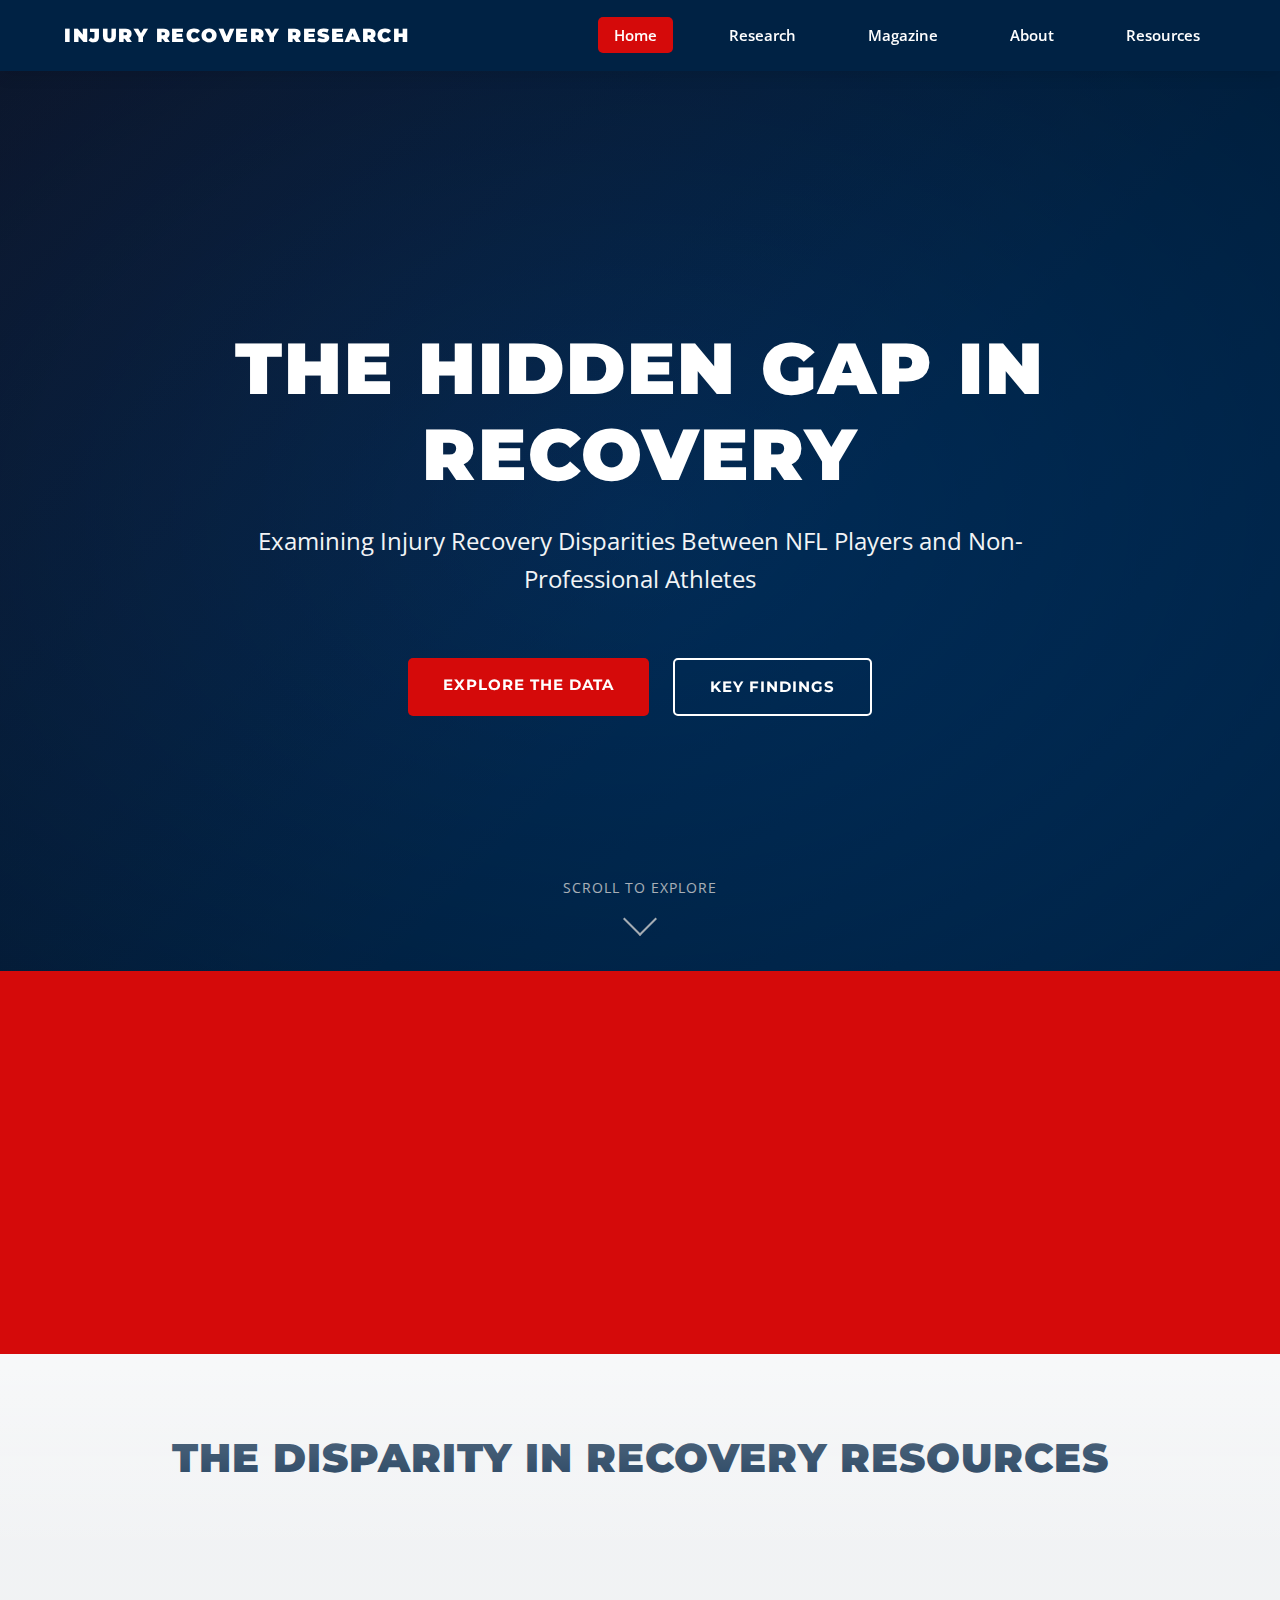
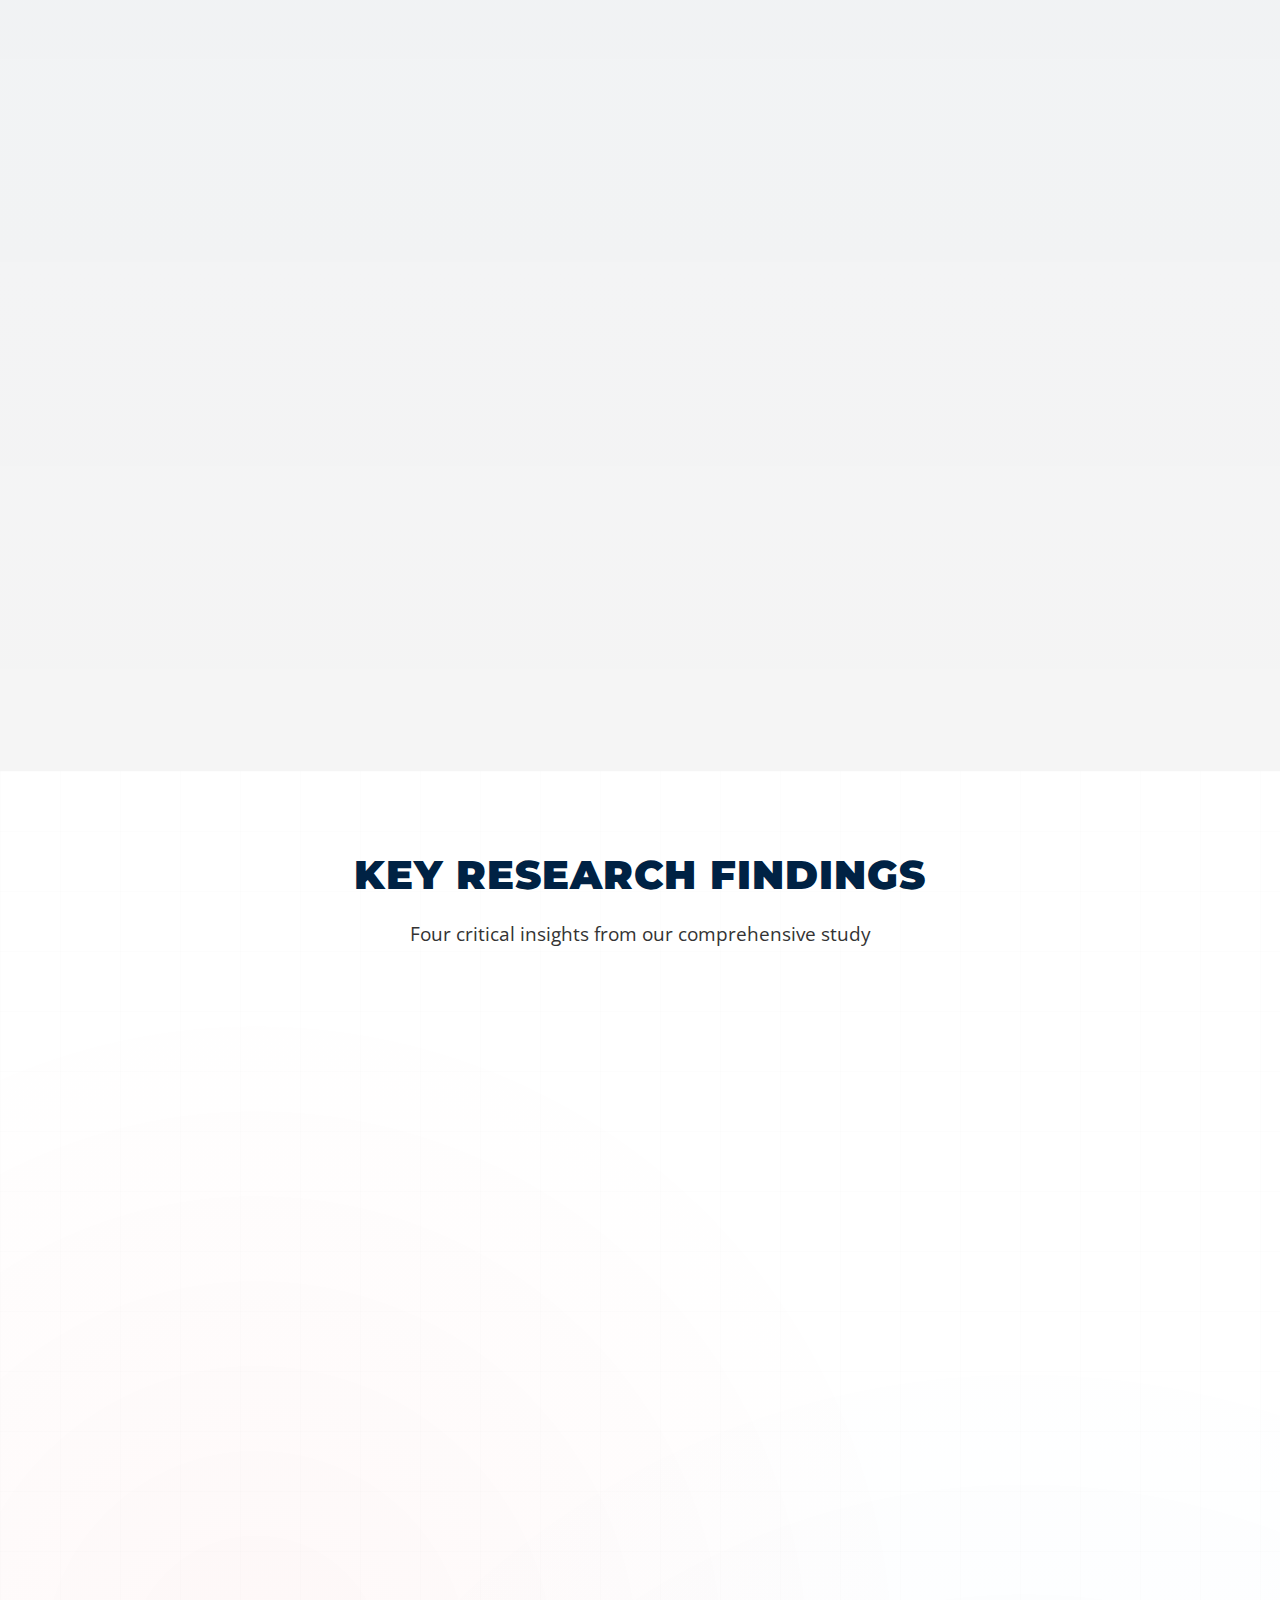
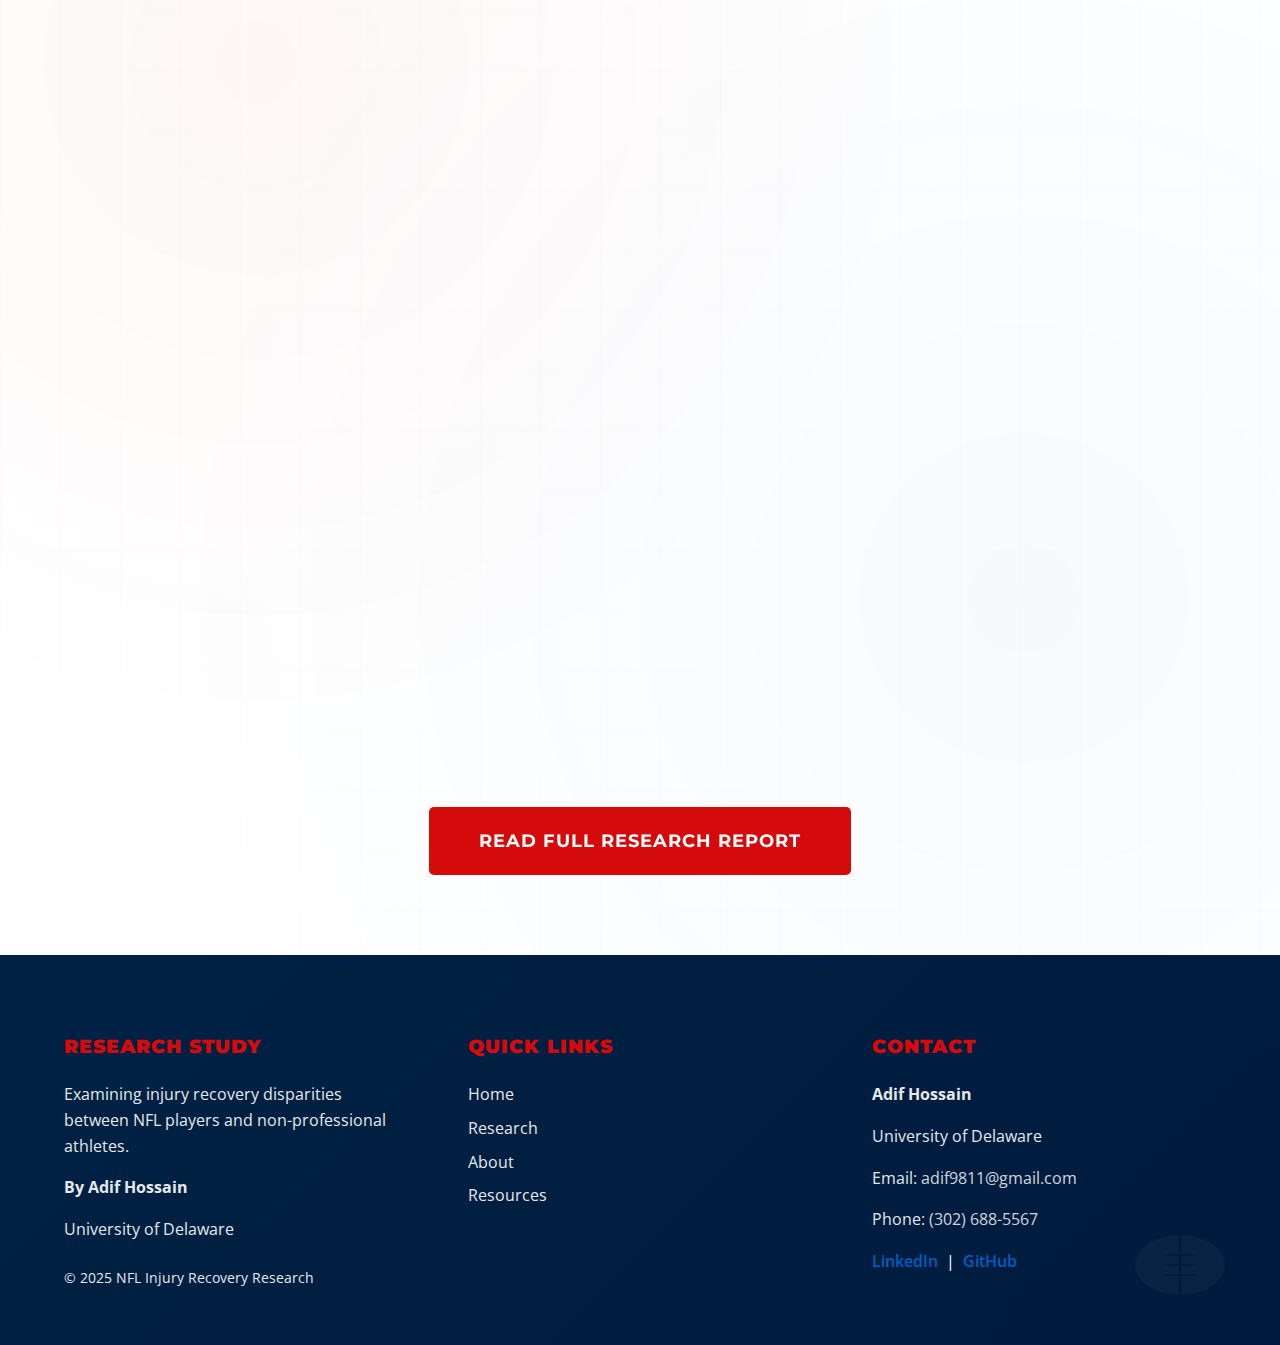
<file: index.html>
<!DOCTYPE html>
<html lang="en">
<head>
    <meta charset="UTF-8">
    <meta name="viewport" content="width=device-width, initial-scale=1.0">
    <meta name="description" content="Research examining injury recovery disparities between NFL players and non-professional athletes">
    <title>NFL Injury Recovery Disparities | Research Study</title>
    
    <!-- Google Fonts -->
    <link rel="preconnect" href="https://fonts.googleapis.com">
    <link rel="preconnect" href="https://fonts.gstatic.com" crossorigin>
    <link href="https://fonts.googleapis.com/css2?family=Montserrat:wght@700;800;900&family=Open+Sans:wght@400;600;700&display=swap" rel="stylesheet">
    
    <!-- Stylesheets -->
    <link rel="stylesheet" href="css/global.css">
    <link rel="stylesheet" href="css/home.css">
</head>
<body>

    <!-- ========================================
         NAVIGATION
         Sticky navigation bar with logo and menu
    ========================================= -->
    <nav class="navbar" id="navbar">
        <div class="container">
            <div class="nav-brand">INJURY RECOVERY RESEARCH</div>
            <ul class="nav-menu">
                <li><a href="index.html" class="active">Home</a></li>
                <li><a href="research.html">Research</a></li>
                <li><a href="magazine.html">Magazine</a></li>
                <li><a href="about.html">About</a></li>
                <li><a href="resources.html">Resources</a></li>
            </ul>
        </div>
    </nav>

    <!-- ========================================
         MAIN CONTENT
         All page sections contained within main
    ========================================= -->
    <main>

        <!-- ========================================
             HERO SECTION
             Full-viewport hero with animations
        ========================================= -->
        <section class="hero" id="hero">
            <div class="hero-background">
                <div class="hero-pattern"></div>
            </div>
            <div class="container">
                <div class="hero-content">
                    <h1 class="hero-title">The Hidden Gap in Recovery</h1>
                    <p class="hero-subtitle">Examining Injury Recovery Disparities Between NFL Players and Non-Professional Athletes</p>
                    <div class="hero-cta">
                        <a href="#stats" class="btn btn-primary">Explore the Data</a>
                        <a href="#findings" class="btn btn-secondary">Key Findings</a>
                    </div>
                </div>
            </div>
            <div class="scroll-indicator">
                <span>Scroll to explore</span>
                <div class="scroll-arrow"></div>
            </div>
        </section>

        <!-- ========================================
             STATS BANNER
             Animated statistics with scroll trigger
        ========================================= -->
        <section class="stats-banner" id="stats">
            <div class="container">
                <div class="stats-grid">
                    <article class="stat-card">
                        <div class="stat-number" data-counter="3.5">0</div>
                        <div class="stat-label">Times Faster</div>
                        <div class="stat-description">NFL players recover from injuries</div>
                    </article>
                    <article class="stat-card">
                        <div class="stat-number" data-counter="78">0</div>
                        <div class="stat-label">% Better Access</div>
                        <div class="stat-description">To advanced medical treatments</div>
                    </article>
                    <article class="stat-card">
                        <div class="stat-number" data-counter="500">0</div>
                        <div class="stat-label">Athletes Studied</div>
                        <div class="stat-description">Comprehensive research analysis</div>
                    </article>
                    <article class="stat-card">
                        <div class="stat-number" data-counter="12">0</div>
                        <div class="stat-label">Month Study</div>
                        <div class="stat-description">Longitudinal data collection</div>
                    </article>
                </div>
            </div>
        </section>

        <!-- ========================================
             COMPARISON SECTION
             NFL vs Non-Pro comparison cards
        ========================================= -->
        <section class="comparison-section" id="comparison">
            <div class="container">
                <h2 class="section-title">The Disparity in Recovery Resources</h2>
                <div class="comparison-grid">
                    <!-- NFL Players Card -->
                    <article class="comparison-card comparison-nfl">
                        <div class="card-header">
                            <h3>NFL Players</h3>
                            <span class="card-badge">Professional</span>
                        </div>
                        <div class="card-body">
                            <ul class="comparison-list">
                                <li>
                                    <span class="icon">⚡</span>
                                    <div>
                                        <strong>Immediate Medical Response</strong>
                                        <p>On-field assessment within minutes</p>
                                    </div>
                                </li>
                                <li>
                                    <span class="icon">🏥</span>
                                    <div>
                                        <strong>24/7 Specialist Access</strong>
                                        <p>Team physicians and consultants on call</p>
                                    </div>
                                </li>
                                <li>
                                    <span class="icon">💉</span>
                                    <div>
                                        <strong>Advanced Treatments</strong>
                                        <p>PRP therapy, stem cells, regenerative medicine</p>
                                    </div>
                                </li>
                                <li>
                                    <span class="icon">📊</span>
                                    <div>
                                        <strong>Continuous Monitoring</strong>
                                        <p>Daily progress tracking and adjustments</p>
                                    </div>
                                </li>
                                <li>
                                    <span class="icon">🎯</span>
                                    <div>
                                        <strong>Personalized Programs</strong>
                                        <p>Custom rehabilitation plans per athlete</p>
                                    </div>
                                </li>
                            </ul>
                        </div>
                    </article>

                    <!-- Non-Professional Athletes Card -->
                    <article class="comparison-card comparison-nonpro">
                        <div class="card-header">
                            <h3>Non-Professional Athletes</h3>
                            <span class="card-badge">General Public</span>
                        </div>
                        <div class="card-body">
                            <ul class="comparison-list">
                                <li>
                                    <span class="icon">⏰</span>
                                    <div>
                                        <strong>Delayed Appointments</strong>
                                        <p>Wait days or weeks for initial visit</p>
                                    </div>
                                </li>
                                <li>
                                    <span class="icon">📋</span>
                                    <div>
                                        <strong>Standard Protocols</strong>
                                        <p>Generic treatment plans for all patients</p>
                                    </div>
                                </li>
                                <li>
                                    <span class="icon">💊</span>
                                    <div>
                                        <strong>Limited Therapy Options</strong>
                                        <p>Basic treatments, advanced care not covered</p>
                                    </div>
                                </li>
                                <li>
                                    <span class="icon">📅</span>
                                    <div>
                                        <strong>Sporadic Check-ins</strong>
                                        <p>Occasional follow-ups, self-managed recovery</p>
                                    </div>
                                </li>
                                <li>
                                    <span class="icon">📖</span>
                                    <div>
                                        <strong>Generic Programs</strong>
                                        <p>Standard rehab exercises for injury type</p>
                                    </div>
                                </li>
                            </ul>
                        </div>
                    </article>
                </div>
            </div>
        </section>

        <!-- ========================================
             KEY FINDINGS
             Grid of research findings cards
        ========================================= -->
        <section class="key-findings" id="findings">
            <div class="container">
                <h2 class="section-title">Key Research Findings</h2>
                <p class="section-subtitle">Four critical insights from our comprehensive study</p>
                <div class="findings-grid">
                    <!-- Finding Card 1 -->
                    <article class="finding-card" data-finding="recovery">
                        <div class="finding-icon">⚡</div>
                        <h3>Recovery Time Gap</h3>
                        <p>NFL players recover from similar injuries 3.5x faster than non-professional athletes, highlighting significant disparities in treatment access and quality.</p>
                        <div class="finding-stats">
                            <div class="stat-mini">
                                <span class="stat-value">6 weeks</span>
                                <span class="stat-label">NFL average</span>
                            </div>
                            <div class="stat-mini">
                                <span class="stat-value">20 weeks</span>
                                <span class="stat-label">Non-pro average</span>
                            </div>
                        </div>
                    </article>

                    <!-- Finding Card 2 -->
                    <article class="finding-card" data-finding="access">
                        <div class="finding-icon">🏥</div>
                        <h3>Resource Access</h3>
                        <p>Professional athletes have immediate access to cutting-edge medical technology, specialized practitioners, and 24/7 medical support unavailable to most.</p>
                        <div class="finding-highlight">
                            <strong>78%</strong> better access to advanced treatments
                        </div>
                    </article>

                    <!-- Finding Card 3 -->
                    <article class="finding-card" data-finding="treatment">
                        <div class="finding-icon">💉</div>
                        <h3>Treatment Protocols</h3>
                        <p>Advanced regenerative therapies, personalized rehabilitation programs, and continuous monitoring create vastly different recovery trajectories.</p>
                        <ul class="finding-list">
                            <li>PRP therapy</li>
                            <li>Stem cell treatments</li>
                            <li>AI-guided rehab</li>
                            <li>Daily monitoring</li>
                        </ul>
                    </article>

                    <!-- Finding Card 4 -->
                    <article class="finding-card" data-finding="outcomes">
                        <div class="finding-icon">📊</div>
                        <h3>Long-term Outcomes</h3>
                        <p>The gap in care quality leads to significant differences in return-to-activity rates, chronic pain management, and quality of life post-injury.</p>
                        <div class="finding-comparison">
                            <div class="compare-item">
                                <span class="compare-label">Full recovery rate:</span>
                                <span class="compare-value nfl">92% NFL</span>
                                <span class="compare-value nonpro">58% Non-Pro</span>
                            </div>
                        </div>
                    </article>
                </div>
                <div class="findings-cta">
                    <a href="research.html" class="btn btn-primary btn-large">Read Full Research Report</a>
                </div>
            </div>
        </section>

        <!-- ========================================
             INJURY SELECTOR
             Interactive tabs and race chart
        ========================================= -->
        <section class="injury-selector-section" id="injury-selector">
            <!-- Selector content will be added in next phase -->
        </section>

        <!-- ========================================
             TIMELINE
             Dual-track recovery timeline
        ========================================= -->
        <section class="timeline-section" id="timeline">
            <!-- Timeline content will be added in next phase -->
        </section>

        <!-- ========================================
             TECH SHOWCASE
             Medical technology feature cards
        ========================================= -->
        <section class="tech-showcase" id="tech">
            <!-- Tech content will be added in next phase -->
        </section>

        <!-- ========================================
             RESEARCH OVERVIEW
             Summary and call-to-action
        ========================================= -->
        <section class="research-overview" id="overview">
            <!-- Overview content will be added in next phase -->
        </section>

        <!-- ========================================
             CTA SECTION
             Final call-to-action banner
        ========================================= -->
        <section class="cta-section" id="cta">
            <!-- CTA content will be added in next phase -->
        </section>

    </main>

    <!-- ========================================
         FOOTER
         Site footer with links and info
    ========================================= -->
    <footer class="footer">
        <div class="container">
            <div class="footer-content">
                <div class="footer-section">
                    <h4>Research Study</h4>
                    <p>Examining injury recovery disparities between NFL players and non-professional athletes.</p>
                    <p><strong>By Adif Hossain</strong></p>
                    <p>University of Delaware</p>
                    <p class="footer-year">&copy; 2025 NFL Injury Recovery Research</p>
                </div>
                <div class="footer-section">
                    <h4>Quick Links</h4>
                    <ul class="footer-links">
                        <li><a href="index.html">Home</a></li>
                        <li><a href="research.html">Research</a></li>
                        <li><a href="about.html">About</a></li>
                        <li><a href="resources.html">Resources</a></li>
                    </ul>
                </div>
                <div class="footer-section">
                    <h4>Contact</h4>
                    <p><strong>Adif Hossain</strong></p>
                    <p>University of Delaware</p>
                    <p>Email: <a href="mailto:adif9811@gmail.com">adif9811@gmail.com</a></p>
                    <p>Phone: <a href="tel:3026885567">(302) 688-5567</a></p>
                    <div class="social-links">
                        <a href="https://www.linkedin.com/in/adif-hossain-6283b0314/" target="_blank" rel="noopener">LinkedIn</a> | 
                        <a href="https://github.com/Adif25" target="_blank" rel="noopener">GitHub</a>
                    </div>
                </div>
            </div>
        </div>
    </footer>

    <!-- ========================================
         MODALS
         Reusable modal containers
    ========================================= -->
    <div id="techModal" class="modal">
        <div class="modal-content">
            <span class="modal-close">&times;</span>
            <div id="modalBody"></div>
        </div>
    </div>

    <div id="caseModal" class="modal">
        <div class="modal-content">
            <span class="modal-close">&times;</span>
            <div id="caseModalBody"></div>
        </div>
    </div>

    <!-- JavaScript -->
    <script src="js/app.js"></script>

</body>
</html>
</file>
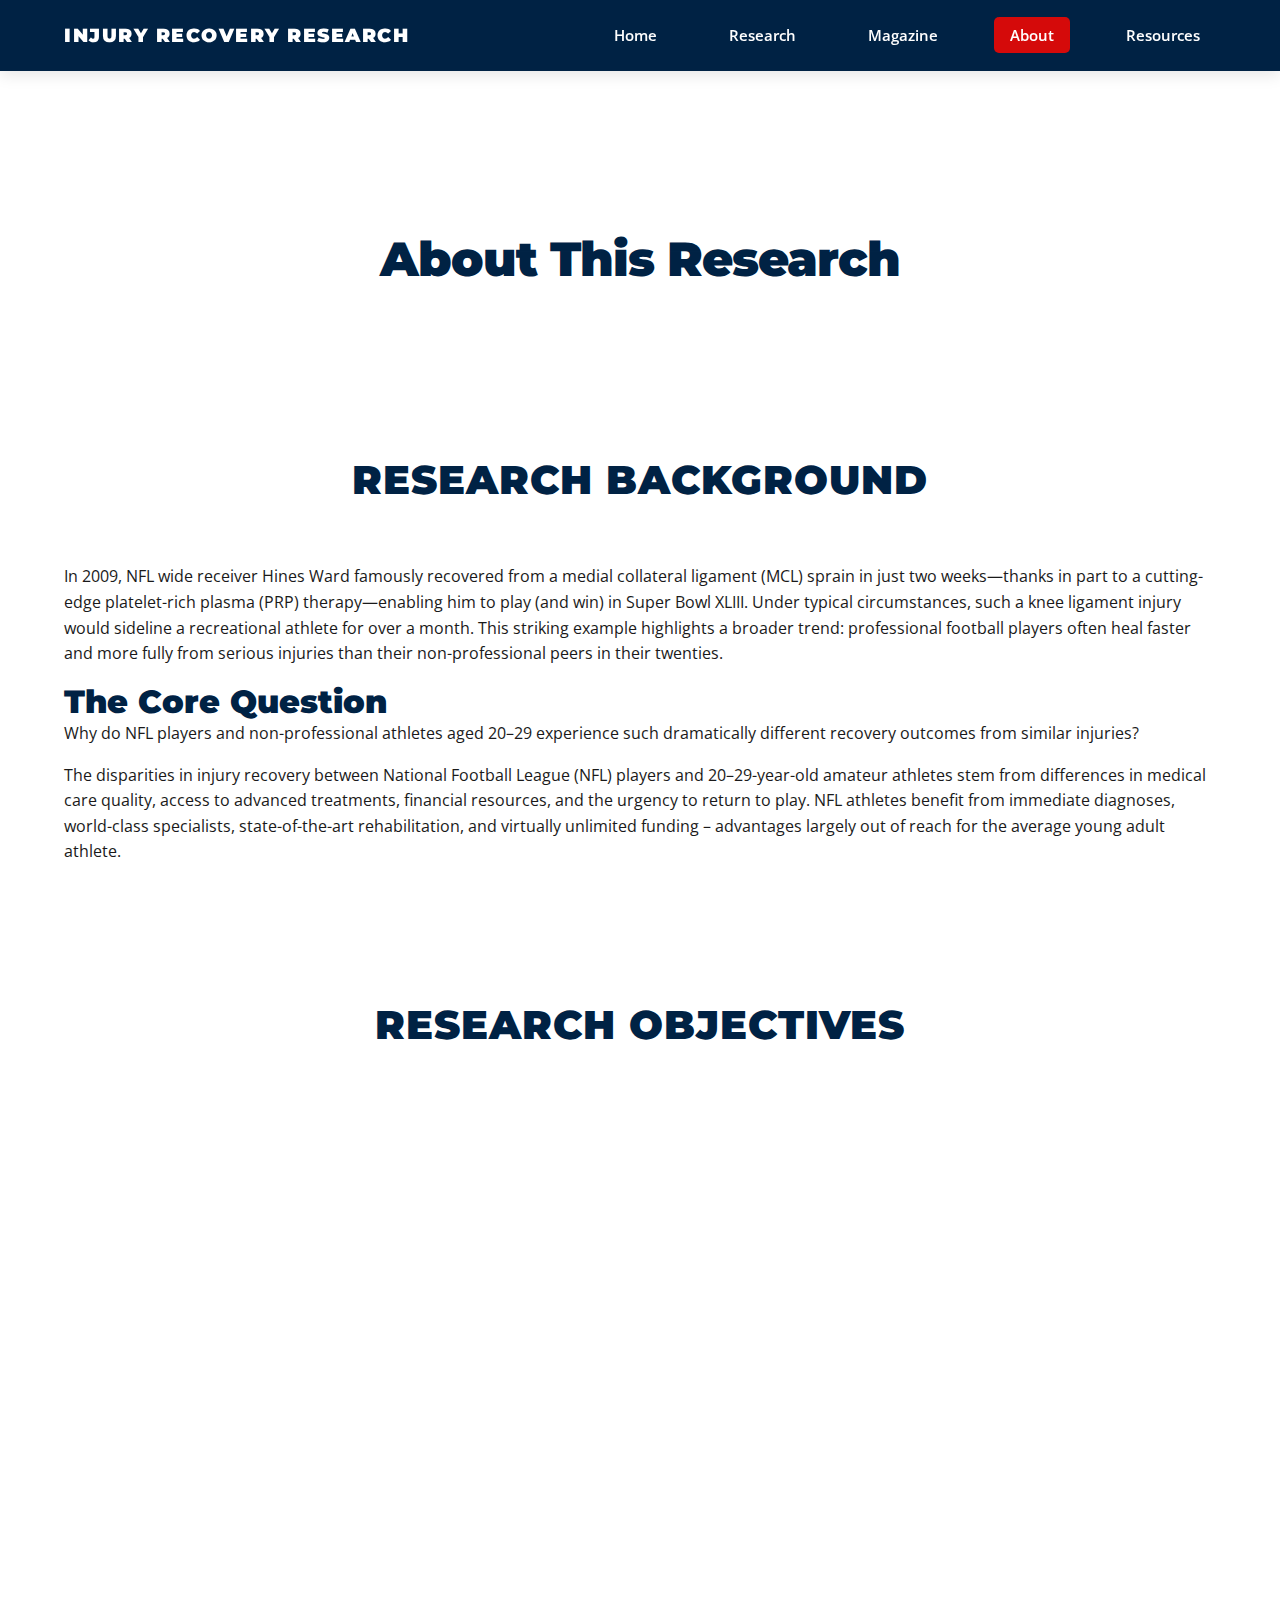
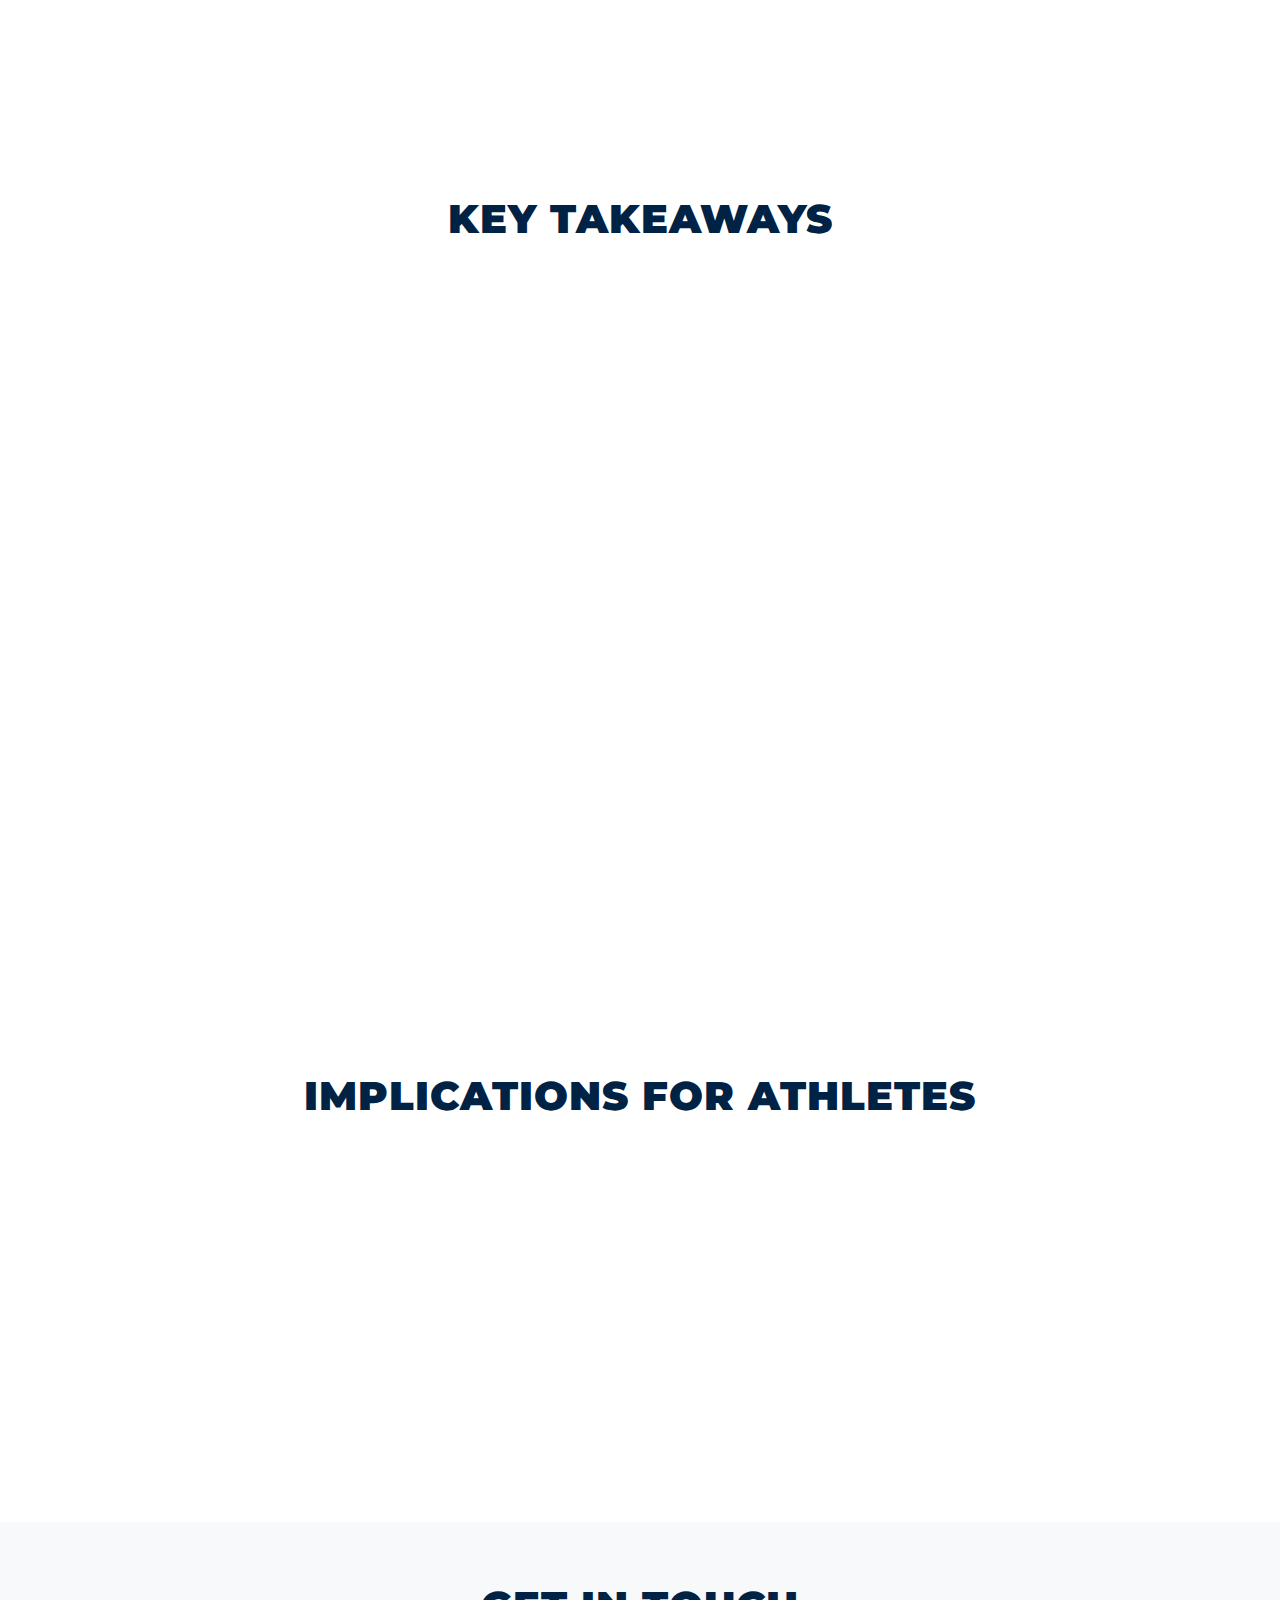
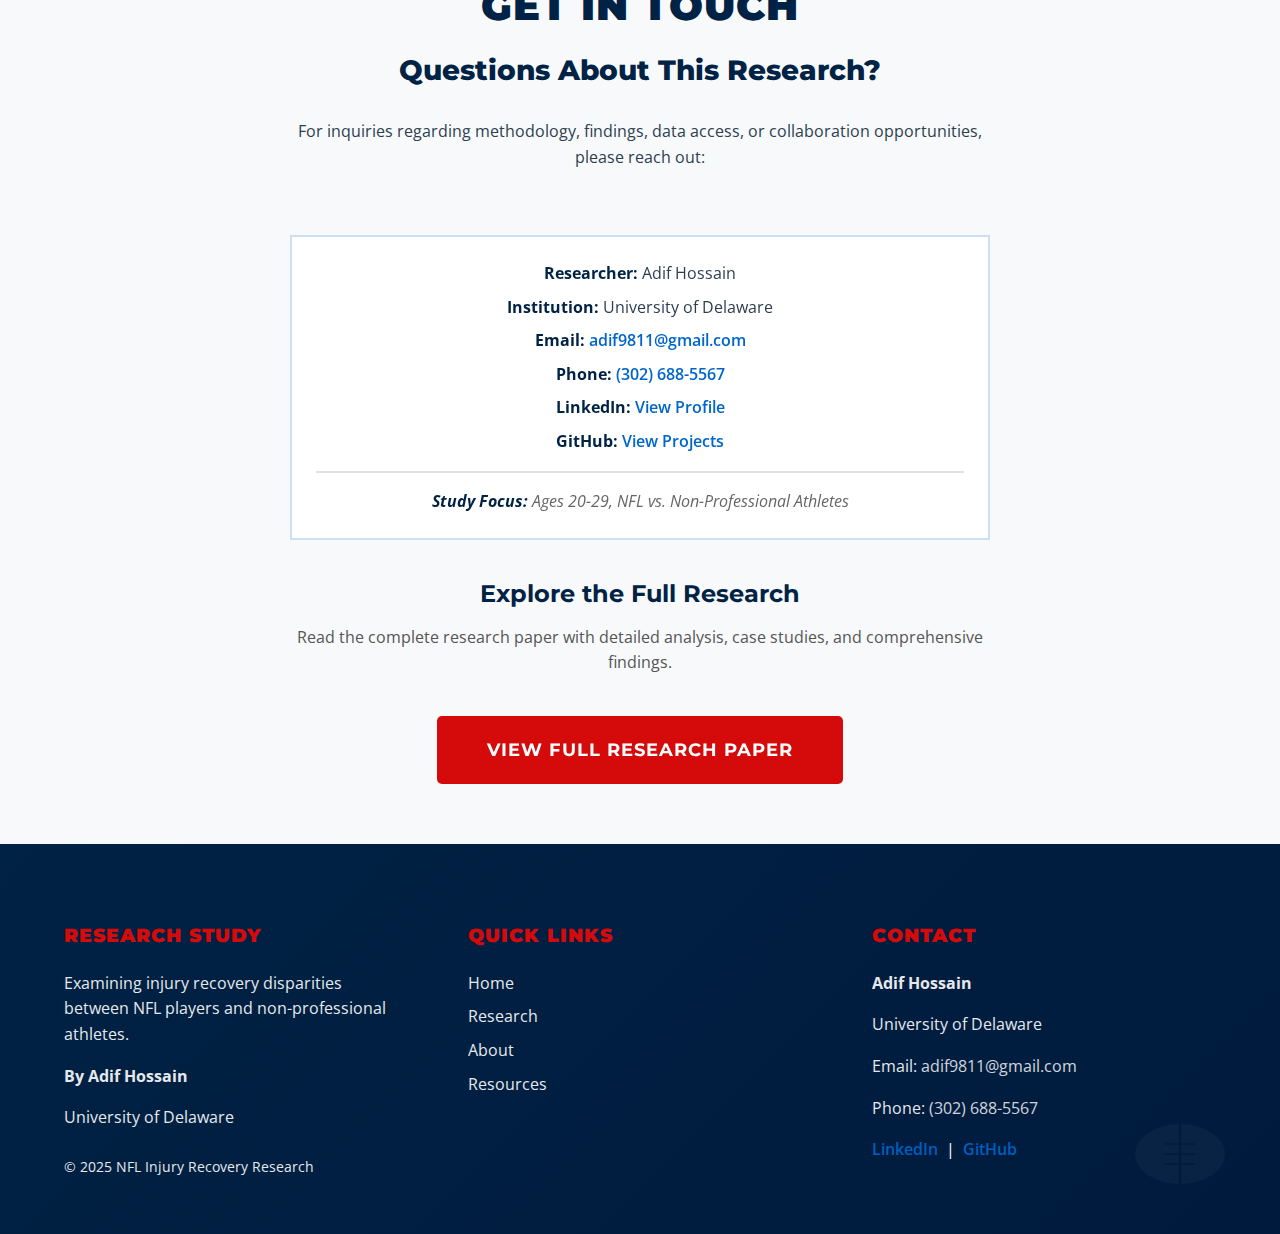
<file: about.html>
<!DOCTYPE html>
<html lang="en">
<head>
    <meta charset="UTF-8">
    <meta name="viewport" content="width=device-width, initial-scale=1.0">
    <meta name="description" content="About the NFL injury recovery disparities research study">
    <title>About | NFL Injury Recovery Research</title>
    
    <!-- Google Fonts -->
    <link rel="preconnect" href="https://fonts.googleapis.com">
    <link rel="preconnect" href="https://fonts.gstatic.com" crossorigin>
    <link href="https://fonts.googleapis.com/css2?family=Montserrat:wght@700;800;900&family=Open+Sans:wght@400;600;700&display=swap" rel="stylesheet">
    
    <!-- Stylesheets -->
    <link rel="stylesheet" href="css/global.css">
    <link rel="stylesheet" href="css/home.css">
    <link rel="stylesheet" href="css/about.css">
</head>
<body>

    <!-- ========================================
         NAVIGATION
    ========================================= -->
    <nav class="navbar" id="navbar">
        <div class="container">
            <div class="nav-brand">INJURY RECOVERY RESEARCH</div>
            <ul class="nav-menu">
                <li><a href="index.html">Home</a></li>
                <li><a href="research.html">Research</a></li>
                <li><a href="magazine.html">Magazine</a></li>
                <li><a href="about.html" class="active">About</a></li>
                <li><a href="resources.html">Resources</a></li>
            </ul>
        </div>
    </nav>

    <!-- ========================================
         PAGE HEADER
    ========================================= -->
    <header class="about-header">
        <div class="container">
            <h1>About This Research</h1>
            <p class="header-subtitle">Understanding the study behind the disparities</p>
        </div>
    </header>

    <main>

        <!-- ========================================
             RESEARCH BACKGROUND
        ========================================= -->
        <section class="about-section background-section">
            <div class="container">
                <h2 class="section-title">Research Background</h2>
                
                <div class="content-wrapper">
                    <div class="intro-block">
                        <p>In 2009, NFL wide receiver Hines Ward famously recovered from a medial collateral ligament (MCL) sprain in just two weeks—thanks in part to a cutting-edge platelet-rich plasma (PRP) therapy—enabling him to play (and win) in Super Bowl XLIII. Under typical circumstances, such a knee ligament injury would sideline a recreational athlete for over a month. This striking example highlights a broader trend: professional football players often heal faster and more fully from serious injuries than their non-professional peers in their twenties.</p>
                    </div>

                    <div class="highlight-box">
                        <h3>The Core Question</h3>
                        <p>Why do NFL players and non-professional athletes aged 20–29 experience such dramatically different recovery outcomes from similar injuries?</p>
                    </div>

                    <div class="background-content">
                        <p>The disparities in injury recovery between National Football League (NFL) players and 20–29-year-old amateur athletes stem from differences in medical care quality, access to advanced treatments, financial resources, and the urgency to return to play. NFL athletes benefit from immediate diagnoses, world-class specialists, state-of-the-art rehabilitation, and virtually unlimited funding – advantages largely out of reach for the average young adult athlete.</p>
                    </div>
                </div>
            </div>
        </section>

        <!-- ========================================
             RESEARCH OBJECTIVES
        ========================================= -->
        <section class="about-section objectives-section">
            <div class="container">
                <h2 class="section-title">Research Objectives</h2>
                
                <div class="objectives-grid">
                    <article class="objective-card" data-objective="1">
                        <div class="objective-number">01</div>
                        <h3>Examine Medical Disparities</h3>
                        <p>This paper examines the medical disparities, financial gaps, and ethical considerations underlying these different recovery trajectories.</p>
                    </article>

                    <article class="objective-card" data-objective="2">
                        <div class="objective-number">02</div>
                        <h3>Compare Representative Cases</h3>
                        <p>Compare representative cases from PRP therapy and labrum tears to ACL injuries and concussions to illustrate how recovery timelines and outcomes diverge between the two groups.</p>
                    </article>

                    <article class="objective-card" data-objective="3">
                        <div class="objective-number">03</div>
                        <h3>Reveal the Imbalance</h3>
                        <p>Ultimately, the evidence reveals a clear imbalance in favor of professional players, raising important questions about equity and ethics in sports medicine.</p>
                    </article>

                    <article class="objective-card" data-objective="4">
                        <div class="objective-number">04</div>
                        <h3>Inform Healthcare Discussions</h3>
                        <p>Recognizing this gap is crucial for both managing the expectations of injured athletes and for informing discussions on healthcare equity.</p>
                    </article>
                </div>
            </div>
        </section>

        <!-- ========================================
             KEY TAKEAWAYS
        ========================================= -->
        <section class="about-section takeaways-section">
            <div class="container">
                <h2 class="section-title">Key Takeaways</h2>
                
                <div class="takeaway-content">
                    <div class="takeaway-block">
                        <h3>Understanding Context</h3>
                        <p>NFL players often heal faster than their amateur counterparts not because their injuries are inherently different, but because the context – medical, financial, and cultural – surrounding their recovery is vastly more favorable.</p>
                    </div>

                    <div class="takeaway-block">
                        <h3>Managing Expectations</h3>
                        <p>While most of us won't have an NFL-caliber medical team on call, we can still learn from the pros by advocating for the best care possible, taking rehabilitation seriously, and being mindful of the risks of pushing too hard too soon.</p>
                    </div>

                    <div class="takeaway-block">
                        <h3>Future of Sports Medicine</h3>
                        <p>The hope is that as sports science continues to evolve, some of the benefits seen in elite athletes' recoveries will trickle down, helping improve outcomes for everyone. Until then, the recovery disparity remains a reminder that, in sports as in life, access to resources can profoundly impact one's ability to bounce back.</p>
                    </div>

                    <div class="takeaway-block">
                        <h3>Ethical Considerations</h3>
                        <p>At the same time, examining these differences raises important ethical questions about health access and the lengths we go for sports performance. It prompts reflection on how advances in sports medicine might be made more accessible to non-professionals, and how to ensure that athletes at all levels are treated with appropriate caution and care.</p>
                    </div>
                </div>
            </div>
        </section>

        <!-- ========================================
             IMPLICATIONS
        ========================================= -->
        <section class="about-section implications-section">
            <div class="container">
                <h2 class="section-title">Implications for Athletes</h2>
                
                <div class="implications-grid">
                    <div class="implication-card">
                        <div class="implication-icon">⚠️</div>
                        <h3>Tempering Expectations</h3>
                        <p>A young athlete reading about miraculous pro-athlete recoveries should temper their expectations and prioritize their long-term health over any pressure to rush back.</p>
                    </div>

                    <div class="implication-card">
                        <div class="implication-icon">🏥</div>
                        <h3>Advocating for Care</h3>
                        <p>Athletes at all levels should advocate for the best care possible within their means, understanding that professional recoveries are outliers made possible by extraordinary resources.</p>
                    </div>

                    <div class="implication-card">
                        <div class="implication-icon">📊</div>
                        <h3>Healthcare Equity</h3>
                        <p>The NFL has made progress in areas like concussion management and is investing in research which could eventually help broader populations.</p>
                    </div>

                    <div class="implication-card">
                        <div class="implication-icon">🎯</div>
                        <h3>Individual Context</h3>
                        <p>The average person should not directly compare their own recovery to an NFL player's – the contexts are entirely different.</p>
                    </div>
                </div>
            </div>
        </section>

        <!-- ========================================
             CONTACT SECTION
        ========================================= -->
        <section class="about-section contact-section">
            <div class="container">
                <h2 class="section-title">Get in Touch</h2>
                
                <div class="contact-content">
                    <div class="contact-info">
                        <h3>Questions About This Research?</h3>
                        <p>For inquiries regarding methodology, findings, data access, or collaboration opportunities, please reach out:</p>
                        <div class="contact-details">
                            <p><strong>Researcher:</strong> Adif Hossain</p>
                            <p><strong>Institution:</strong> University of Delaware</p>
                            <p><strong>Email:</strong> <a href="mailto:adif9811@gmail.com">adif9811@gmail.com</a></p>
                            <p><strong>Phone:</strong> <a href="tel:3026885567">(302) 688-5567</a></p>
                            <p><strong>LinkedIn:</strong> <a href="https://www.linkedin.com/in/adif-hossain-6283b0314/" target="_blank" rel="noopener">View Profile</a></p>
                            <p><strong>GitHub:</strong> <a href="https://github.com/Adif25" target="_blank" rel="noopener">View Projects</a></p>
                            <p class="study-focus"><strong>Study Focus:</strong> Ages 20-29, NFL vs. Non-Professional Athletes</p>
                        </div>
                    </div>

                    <div class="contact-cta">
                        <h3>Explore the Full Research</h3>
                        <p>Read the complete research paper with detailed analysis, case studies, and comprehensive findings.</p>
                        <a href="research.html" class="btn btn-primary btn-large">View Full Research Paper</a>
                    </div>
                </div>
            </div>
        </section>

    </main>

    <!-- ========================================
         FOOTER
    ========================================= -->
    <footer class="footer">
        <div class="container">
            <div class="footer-content">
                <div class="footer-section">
                    <h4>Research Study</h4>
                    <p>Examining injury recovery disparities between NFL players and non-professional athletes.</p>
                    <p><strong>By Adif Hossain</strong></p>
                    <p>University of Delaware</p>
                    <p class="footer-year">&copy; 2025 NFL Injury Recovery Research</p>
                </div>
                <div class="footer-section">
                    <h4>Quick Links</h4>
                    <ul class="footer-links">
                        <li><a href="index.html">Home</a></li>
                        <li><a href="research.html">Research</a></li>
                        <li><a href="about.html">About</a></li>
                        <li><a href="resources.html">Resources</a></li>
                    </ul>
                </div>
                <div class="footer-section">
                    <h4>Contact</h4>
                    <p><strong>Adif Hossain</strong></p>
                    <p>University of Delaware</p>
                    <p>Email: <a href="mailto:adif9811@gmail.com">adif9811@gmail.com</a></p>
                    <p>Phone: <a href="tel:3026885567">(302) 688-5567</a></p>
                    <div class="social-links">
                        <a href="https://www.linkedin.com/in/adif-hossain-6283b0314/" target="_blank" rel="noopener">LinkedIn</a> | 
                        <a href="https://github.com/Adif25" target="_blank" rel="noopener">GitHub</a>
                    </div>
                </div>
            </div>
        </div>
    </footer>

    <!-- JavaScript -->
    <script src="js/app.js"></script>

</body>
</html>
</file>
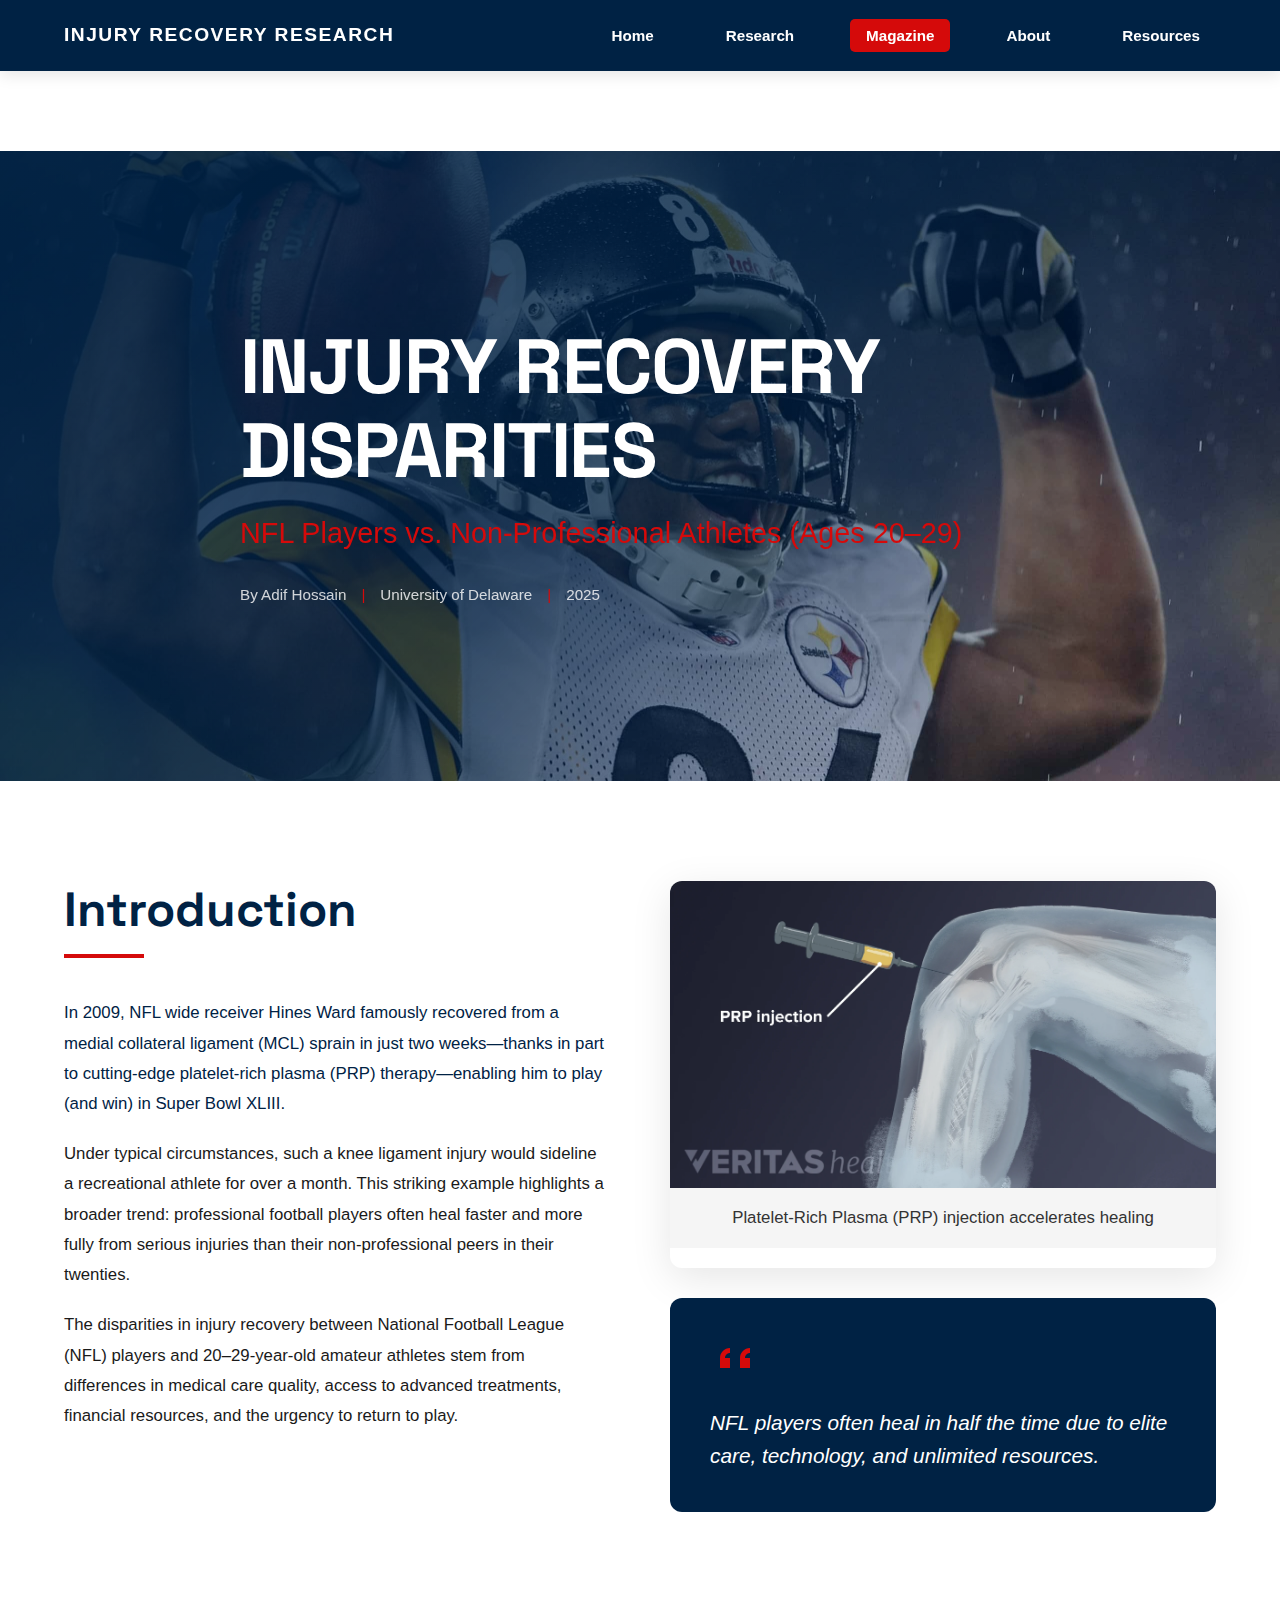
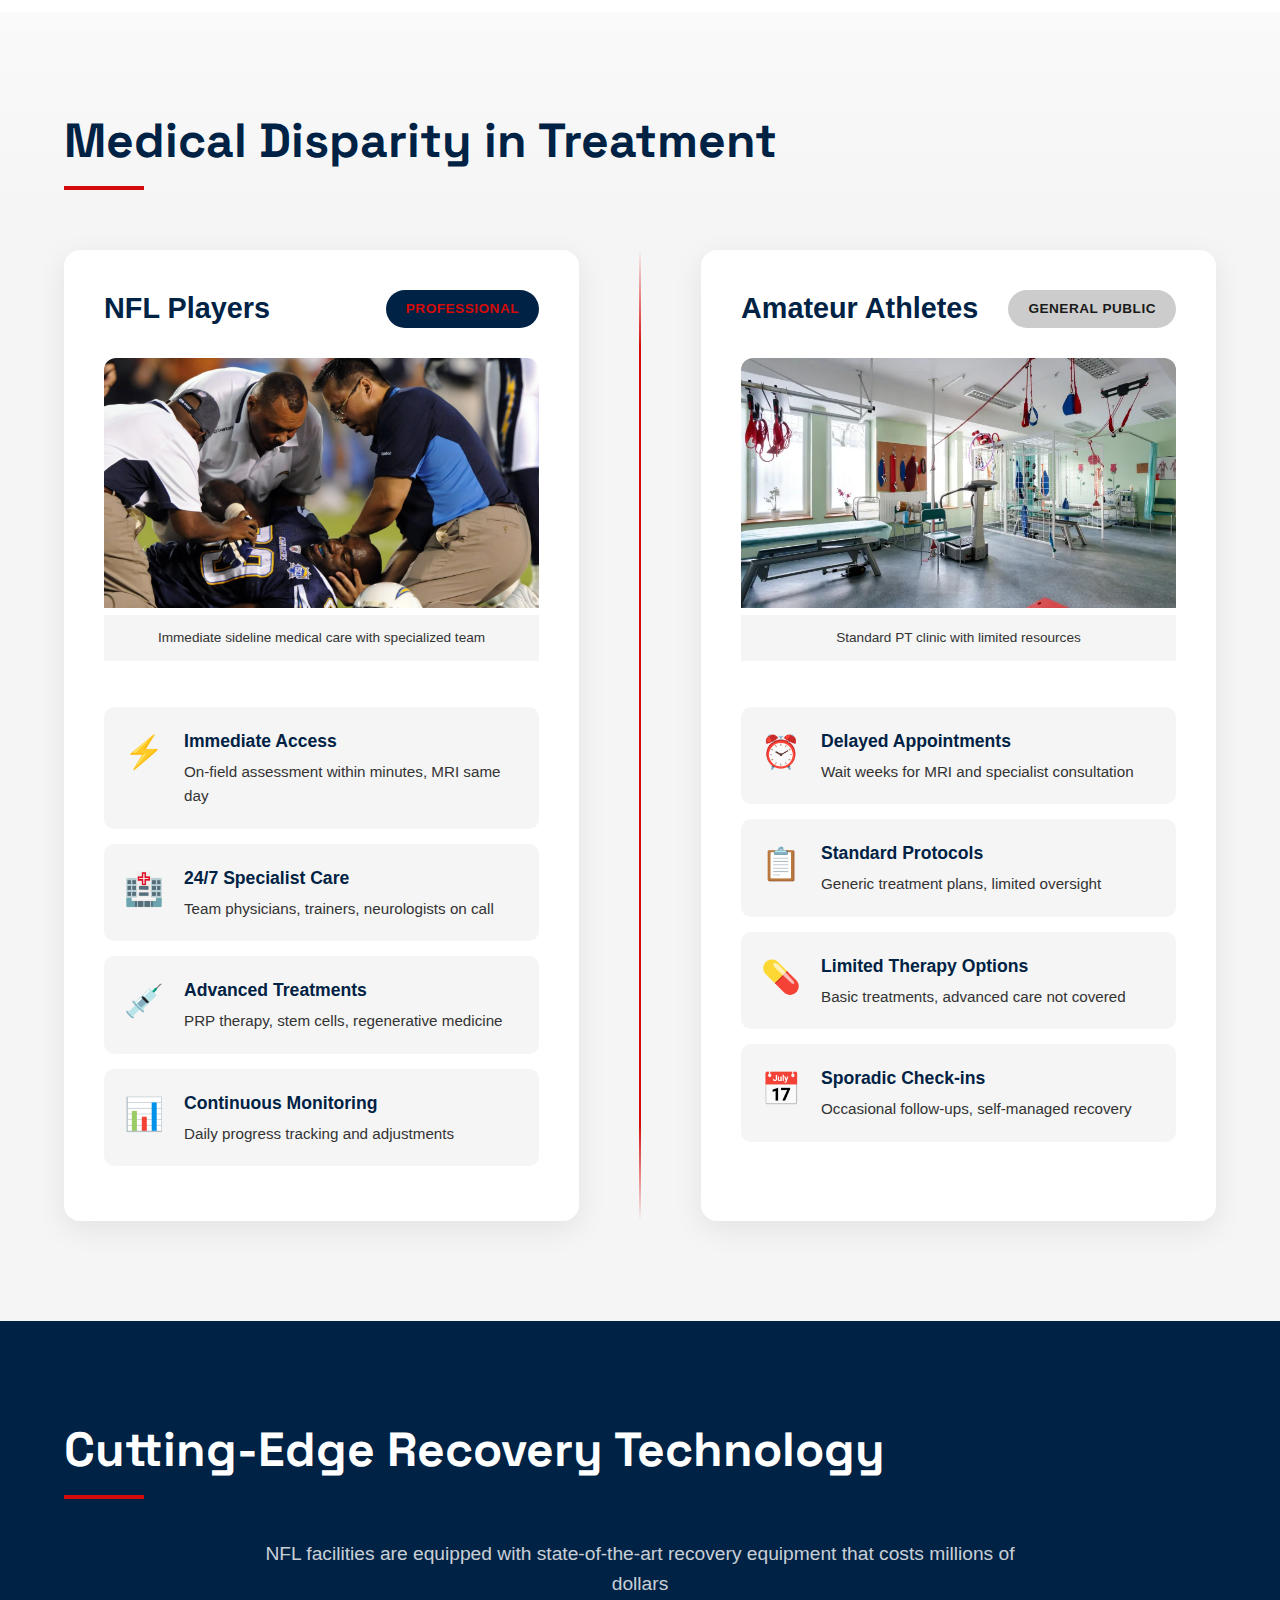
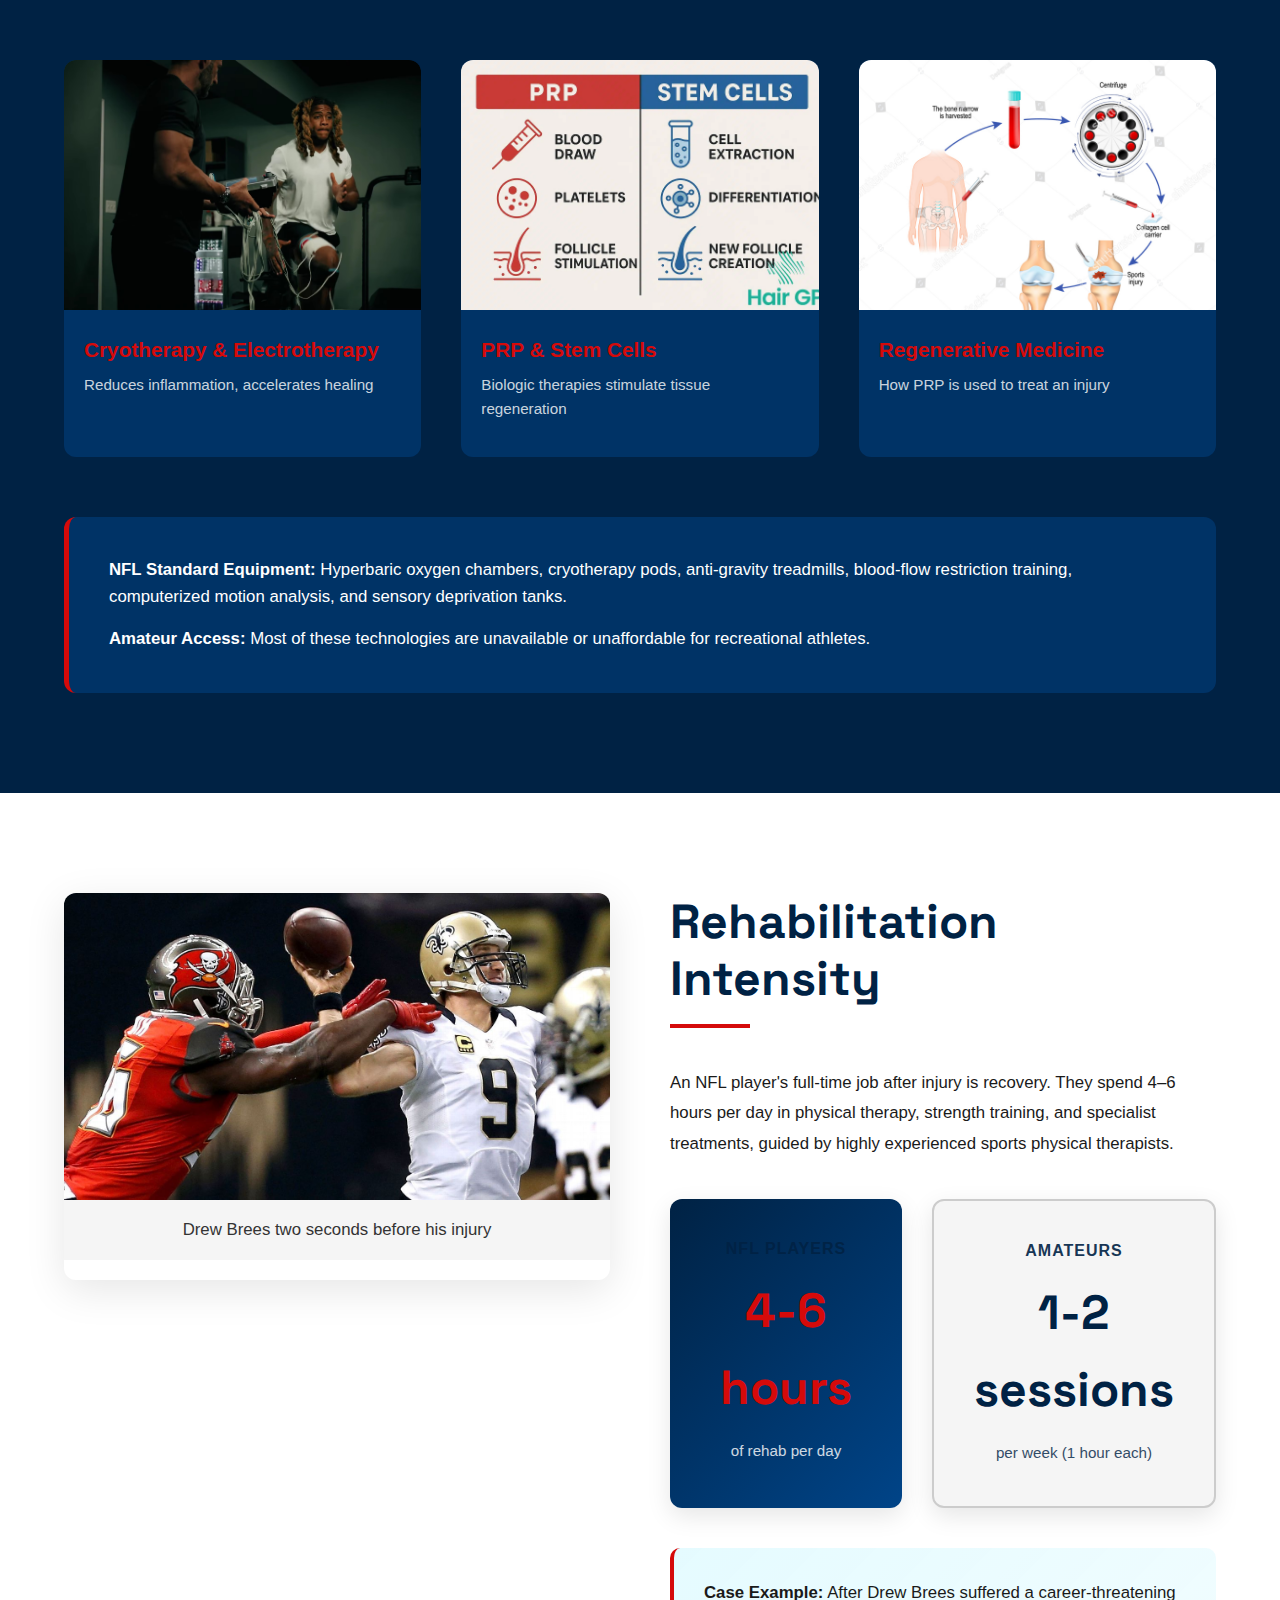
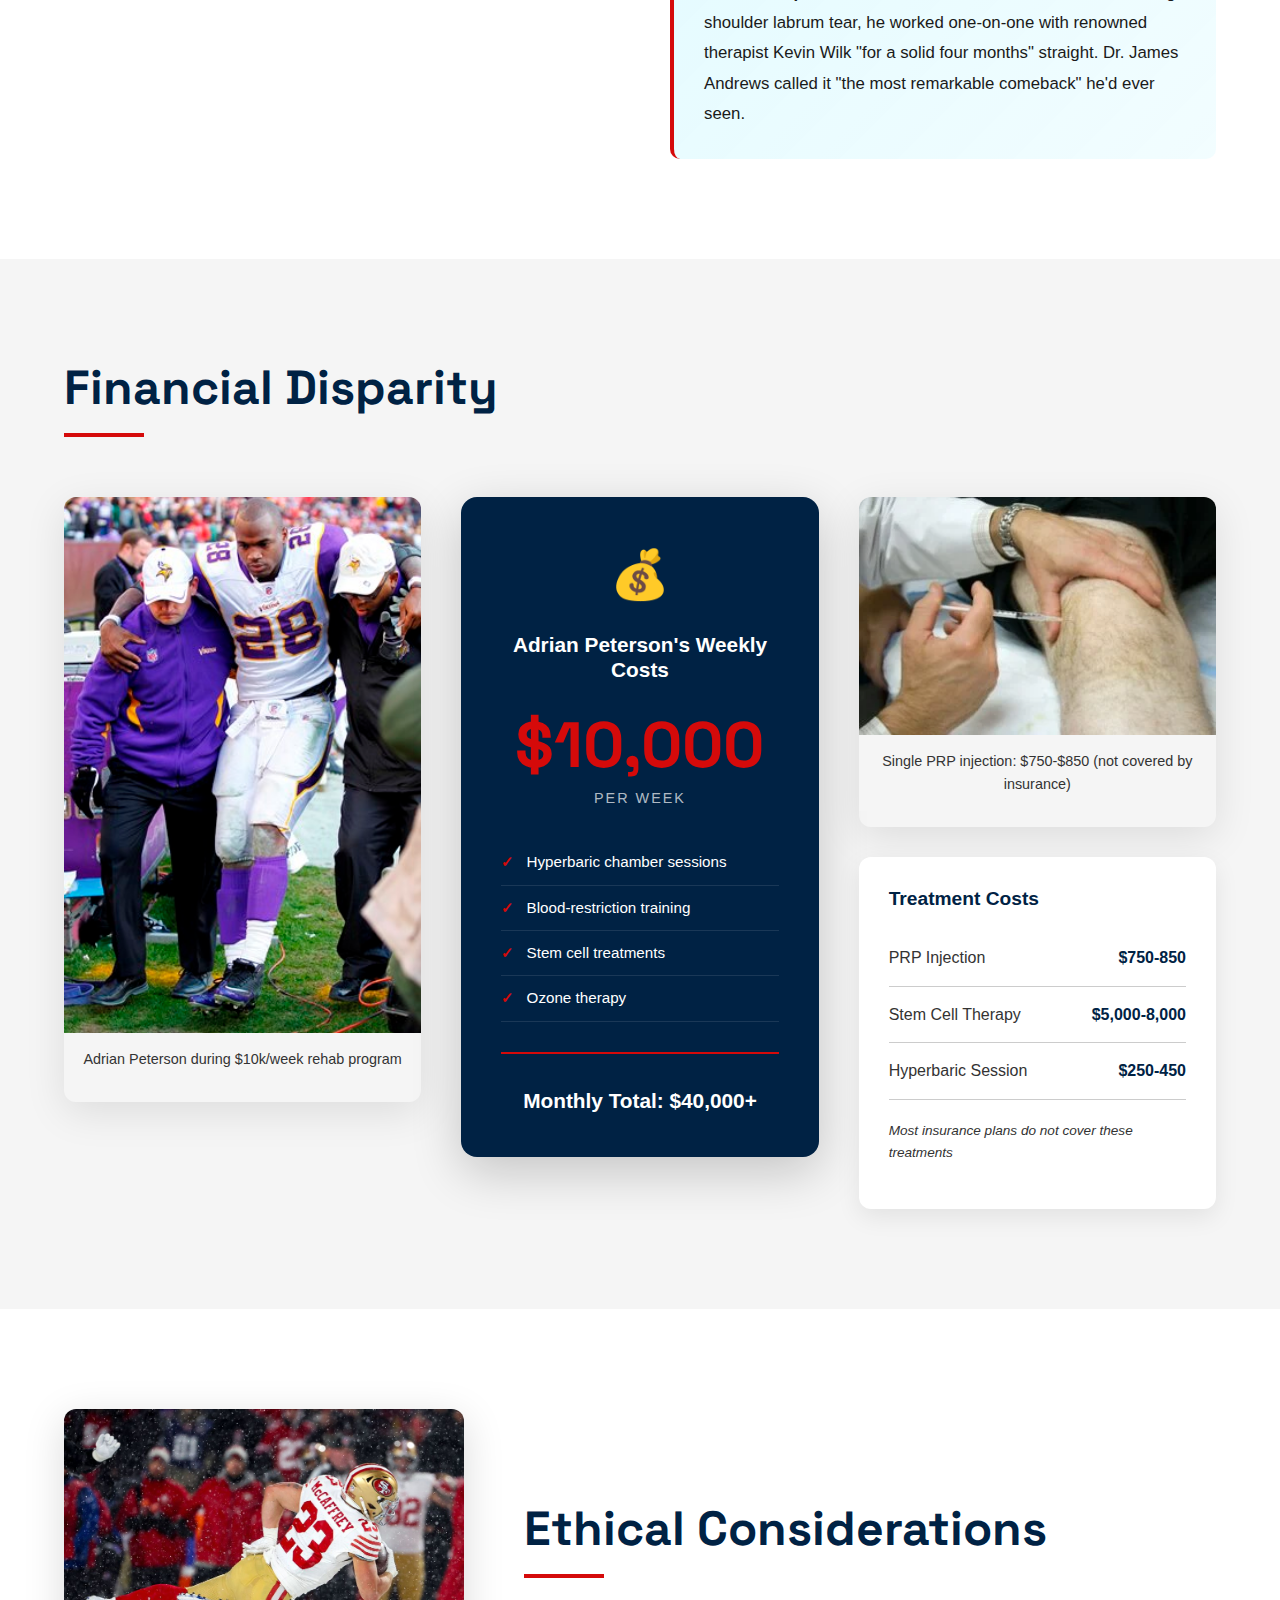
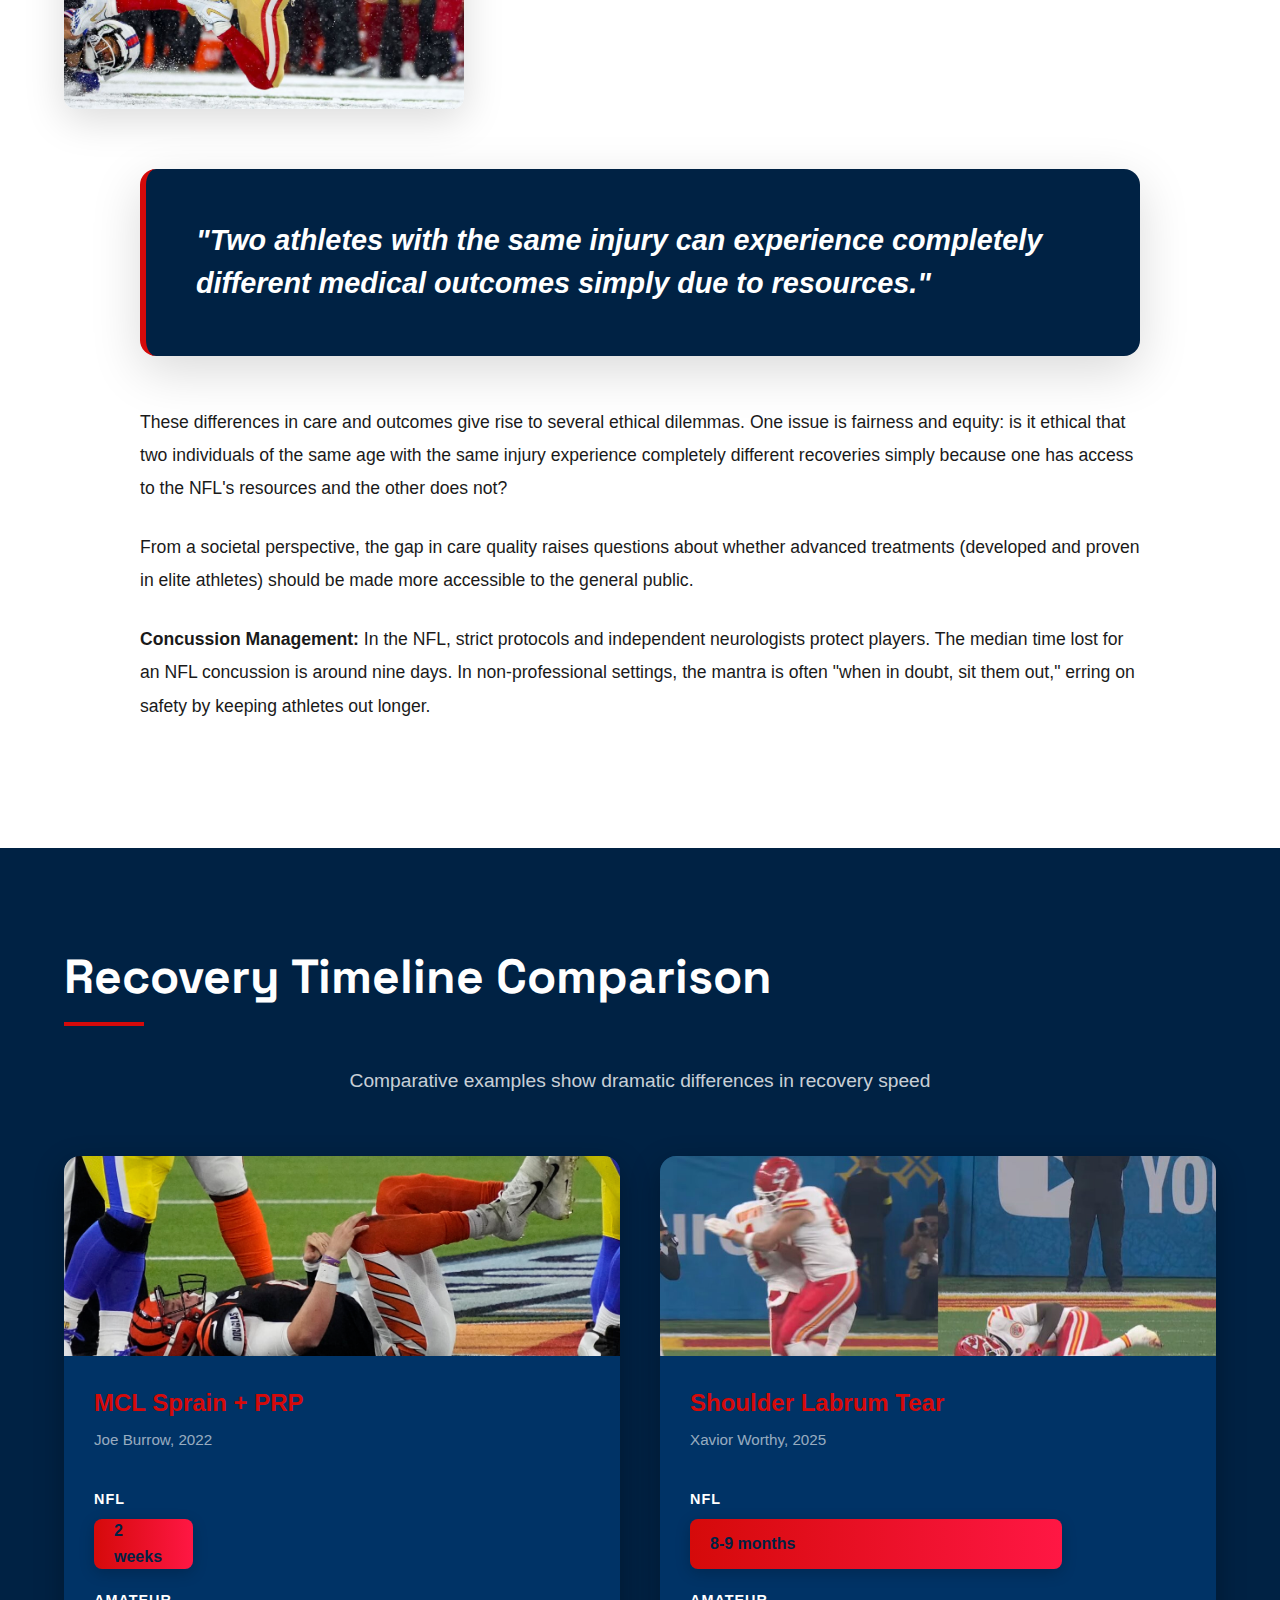
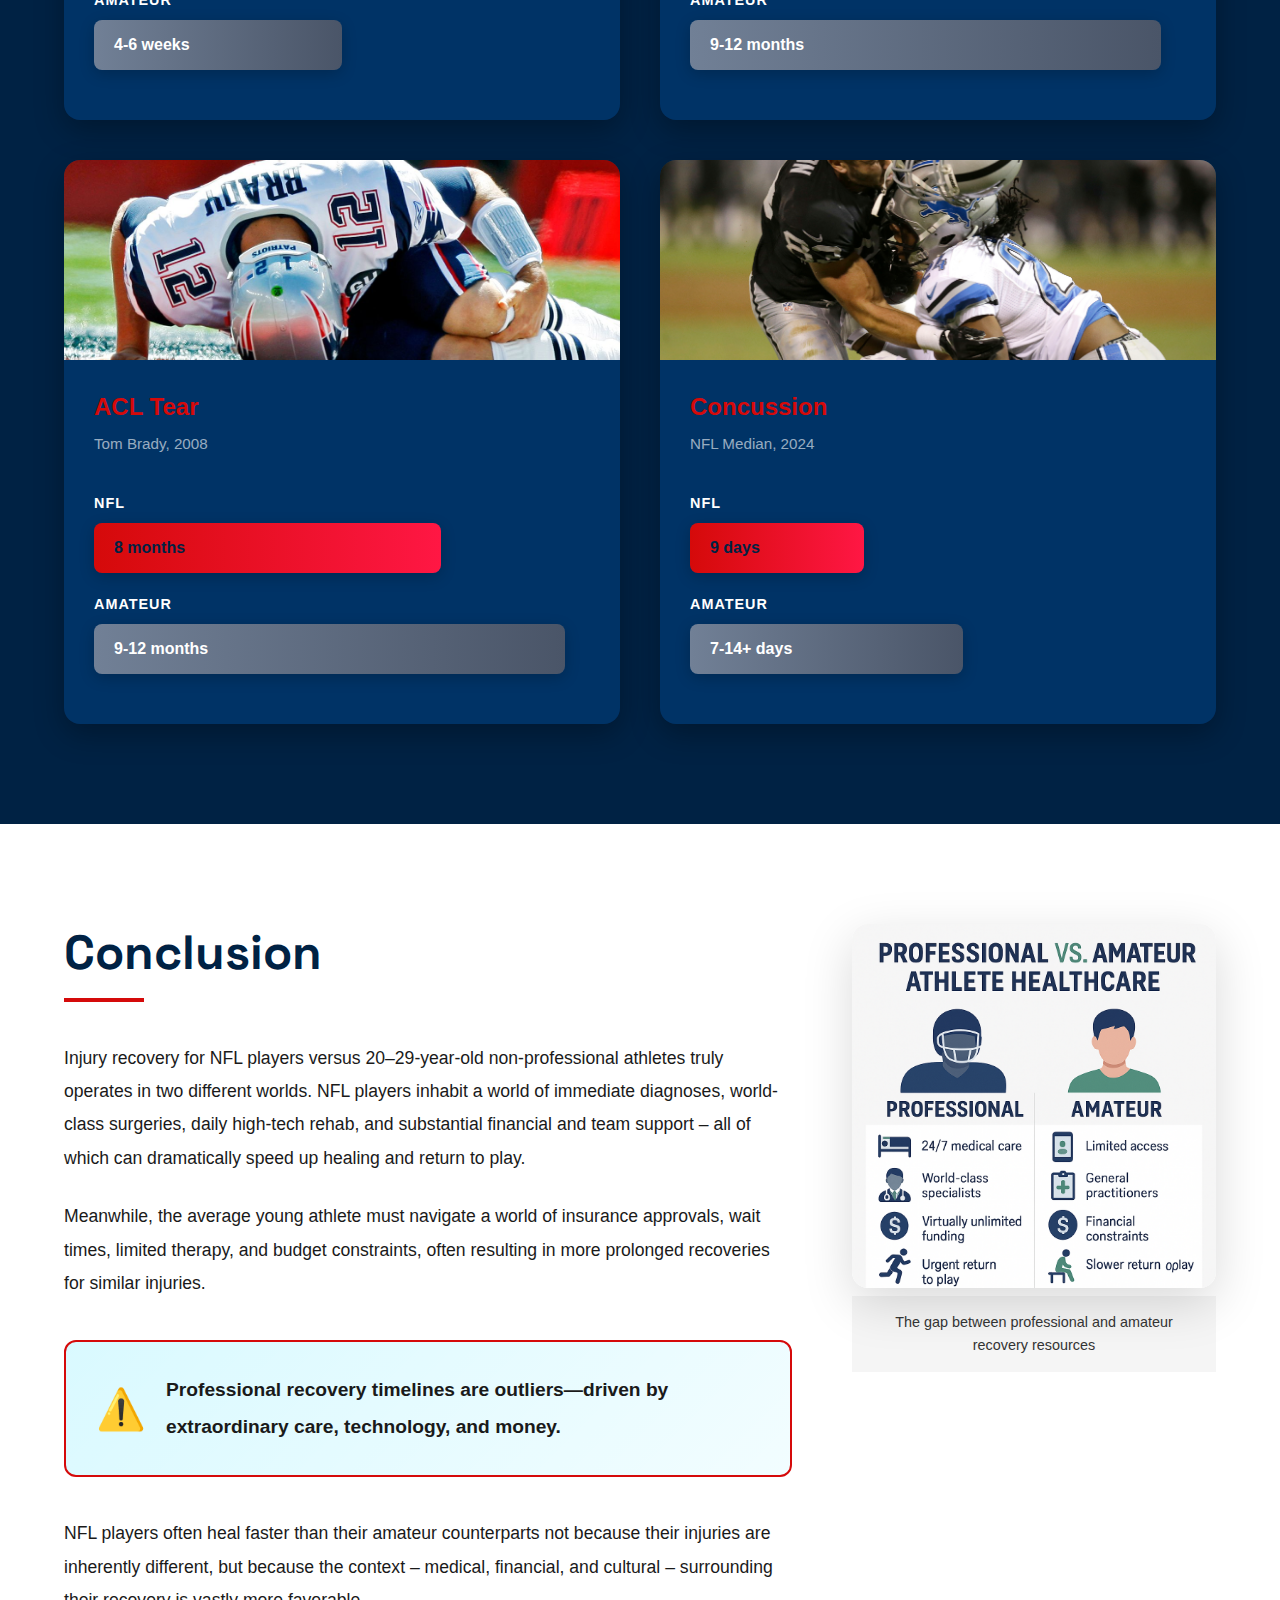
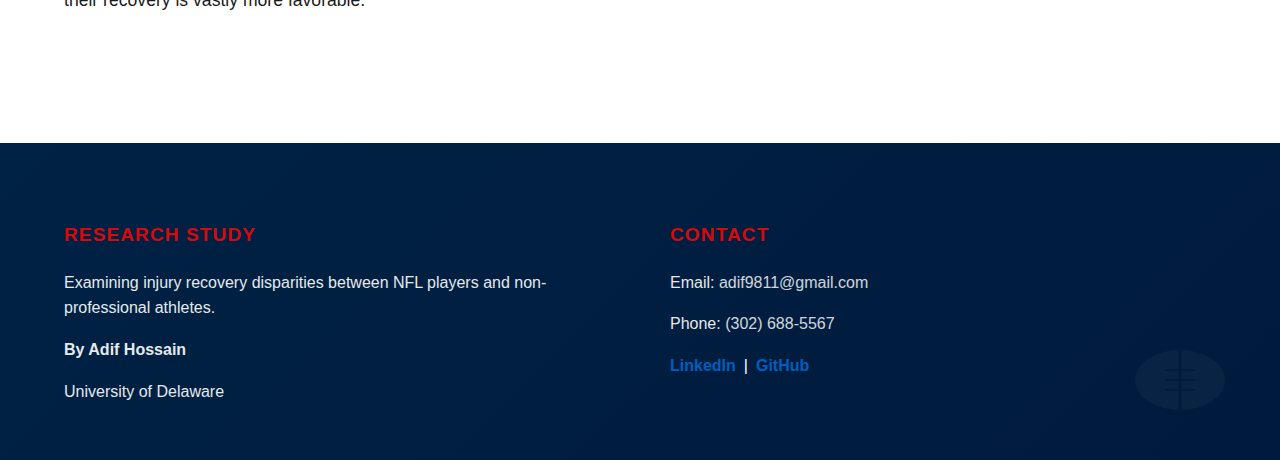
<file: magazine.html>
<!DOCTYPE html>
<html lang="en">
<head>
    <meta charset="UTF-8">
    <meta name="viewport" content="width=device-width, initial-scale=1.0">
    <title>Injury Recovery Disparities | Sports Science Report</title>
    
    <!-- Google Fonts -->
    <link rel="preconnect" href="https://fonts.googleapis.com">
    <link rel="preconnect" href="https://fonts.gstatic.com" crossorigin>
    <link href="https://fonts.googleapis.com/css2?family=Inter:wght@400;500;600;700;800;900&family=Space+Grotesk:wght@700&display=swap" rel="stylesheet">
    
    <!-- Stylesheets -->
    <link rel="stylesheet" href="css/global.css">
    <link rel="stylesheet" href="css/home.css">
    <link rel="stylesheet" href="css/magazine.css">
</head>
<body>

    <!-- Navigation -->
    <nav class="navbar" id="navbar">
        <div class="container">
            <div class="nav-brand">INJURY RECOVERY RESEARCH</div>
            <ul class="nav-menu">
                <li><a href="index.html">Home</a></li>
                <li><a href="research.html">Research</a></li>
                <li><a href="magazine.html" class="active">Magazine</a></li>
                <li><a href="about.html">About</a></li>
                <li><a href="resources.html">Resources</a></li>
            </ul>
        </div>
    </nav>

    <!-- TITLE SECTION -->
    <section class="title-section">
        <div class="title-overlay">
            <div class="container">
                <div class="title-content">
                    <h1 class="main-title">Injury Recovery Disparities</h1>
                    <h2 class="subtitle">NFL Players vs. Non-Professional Athletes (Ages 20–29)</h2>
                    <div class="meta-info">
                        <span>By Adif Hossain</span>
                        <span class="divider">|</span>
                        <span>University of Delaware</span>
                        <span class="divider">|</span>
                        <span>2025</span>
                    </div>
                </div>
            </div>
        </div>
        <img src="assets/images/Hines-Ward-scaled.jpg" alt="Hines Ward celebration" class="hero-image">
        <p class="hero-caption"><strong>Figure 1:</strong> Hines Ward recovering from MCL injury in 2 weeks using PRP therapy.</p>
    </section>

    <main class="research-content">

        <!-- INTRODUCTION SECTION -->
        <section class="intro-section">
            <div class="container">
                <div class="two-column">
                    <div class="col-left">
                        <h2 class="section-header">Introduction</h2>
                        <p class="lead-text">In 2009, NFL wide receiver Hines Ward famously recovered from a medial collateral ligament (MCL) sprain in just two weeks—thanks in part to cutting-edge platelet-rich plasma (PRP) therapy—enabling him to play (and win) in Super Bowl XLIII.</p>
                        
                        <p>Under typical circumstances, such a knee ligament injury would sideline a recreational athlete for over a month. This striking example highlights a broader trend: professional football players often heal faster and more fully from serious injuries than their non-professional peers in their twenties.</p>
                        
                        <p>The disparities in injury recovery between National Football League (NFL) players and 20–29-year-old amateur athletes stem from differences in medical care quality, access to advanced treatments, financial resources, and the urgency to return to play.</p>
                    </div>
                    
                    <div class="col-right">
                        <div class="image-container">
                            <img src="assets/images/prp-knee-injection.webp" alt="PRP injection procedure">
                            <p class="image-caption">Platelet-Rich Plasma (PRP) injection accelerates healing</p>
                        </div>
                        
                        <div class="pullquote">
                            <svg class="quote-icon" width="40" height="40" viewBox="0 0 40 40">
                                <path d="M10 20c0-5.523 4.477-10 10-10v5c-2.761 0-5 2.239-5 5h5v10H10V20zm20 0c0-5.523 4.477-10 10-10v5c-2.761 0-5 2.239-5 5h5v10H30V20z" fill="currentColor"/>
                            </svg>
                            <p>NFL players often heal in half the time due to elite care, technology, and unlimited resources.</p>
                        </div>
                    </div>
                </div>
            </div>
        </section>

        <!-- MEDICAL DISPARITY COMPARISON -->
        <section class="comparison-section">
            <div class="container">
                <h2 class="section-header">Medical Disparity in Treatment</h2>
                
                <div class="split-comparison">
                    <div class="comp-side nfl-side">
                        <div class="comp-header">
                            <h3>NFL Players</h3>
                            <span class="badge">Professional</span>
                        </div>
                        
                        <div class="comp-image">
                            <img src="assets/images/c01-chao-12-1306191852_16_9.webp" alt="NFL medical team">
                            <p class="comp-caption">Immediate sideline medical care with specialized team</p>
                        </div>
                        
                        <ul class="comp-list">
                            <li>
                                <div class="icon">⚡</div>
                                <div>
                                    <strong>Immediate Access</strong>
                                    <p>On-field assessment within minutes, MRI same day</p>
                                </div>
                            </li>
                            <li>
                                <div class="icon">🏥</div>
                                <div>
                                    <strong>24/7 Specialist Care</strong>
                                    <p>Team physicians, trainers, neurologists on call</p>
                                </div>
                            </li>
                            <li>
                                <div class="icon">💉</div>
                                <div>
                                    <strong>Advanced Treatments</strong>
                                    <p>PRP therapy, stem cells, regenerative medicine</p>
                                </div>
                            </li>
                            <li>
                                <div class="icon">📊</div>
                                <div>
                                    <strong>Continuous Monitoring</strong>
                                    <p>Daily progress tracking and adjustments</p>
                                </div>
                            </li>
                        </ul>
                    </div>
                    
                    <div class="divider-line"></div>
                    
                    <div class="comp-side amateur-side">
                        <div class="comp-header">
                            <h3>Amateur Athletes</h3>
                            <span class="badge">General Public</span>
                        </div>
                        
                        <div class="comp-image">
                            <img src="assets/images/Article-_PT_Clinic_Space_Requirements.webp" alt="Standard physical therapy">
                            <p class="comp-caption">Standard PT clinic with limited resources</p>
                        </div>
                        
                        <ul class="comp-list">
                            <li>
                                <div class="icon">⏰</div>
                                <div>
                                    <strong>Delayed Appointments</strong>
                                    <p>Wait weeks for MRI and specialist consultation</p>
                                </div>
                            </li>
                            <li>
                                <div class="icon">📋</div>
                                <div>
                                    <strong>Standard Protocols</strong>
                                    <p>Generic treatment plans, limited oversight</p>
                                </div>
                            </li>
                            <li>
                                <div class="icon">💊</div>
                                <div>
                                    <strong>Limited Therapy Options</strong>
                                    <p>Basic treatments, advanced care not covered</p>
                                </div>
                            </li>
                            <li>
                                <div class="icon">📅</div>
                                <div>
                                    <strong>Sporadic Check-ins</strong>
                                    <p>Occasional follow-ups, self-managed recovery</p>
                                </div>
                            </li>
                        </ul>
                    </div>
                </div>
            </div>
        </section>

        <!-- TECHNOLOGY SECTION -->
        <section class="technology-section">
            <div class="container">
                <h2 class="section-header">Cutting-Edge Recovery Technology</h2>
                <p class="section-intro">NFL facilities are equipped with state-of-the-art recovery equipment that costs millions of dollars</p>
                
                <div class="tech-strip">
                    <div class="tech-item">
                        <img src="assets/images/Chase-Young-ARPwave-5.jpg" alt="Advanced recovery equipment">
                        <h4>Cryotherapy & Electrotherapy</h4>
                        <p>Reduces inflammation, accelerates healing</p>
                    </div>
                    <div class="tech-item">
                        <img src="assets/images/stem-cells-vs-prp-comparison-infographic-1.webp" alt="Stem cell vs PRP">
                        <h4>PRP & Stem Cells</h4>
                        <p>Biologic therapies stimulate tissue regeneration</p>
                    </div>
                    <div class="tech-item">
                        <img src="assets/images/stock-vector-stem-cell-therapy-before-and-after-of-sports-injury-human-knee-joint-1655660212.jpg" alt="Stem cell therapy">
                        <h4>Regenerative Medicine</h4>
                        <p>How PRP is used to treat an injury</p>
                    </div>
                </div>
                
                <div class="tech-description">
                    <p><strong>NFL Standard Equipment:</strong> Hyperbaric oxygen chambers, cryotherapy pods, anti-gravity treadmills, blood-flow restriction training, computerized motion analysis, and sensory deprivation tanks.</p>
                    <p><strong>Amateur Access:</strong> Most of these technologies are unavailable or unaffordable for recreational athletes.</p>
                </div>
            </div>
        </section>

        <!-- REHABILITATION INTENSITY -->
        <section class="rehab-section">
            <div class="container">
                <div class="two-column">
                    <div class="col-left">
                        <div class="image-container">
                            <img src="assets/images/drew.brews.injury" alt="Drew Brees rehabilitation">
                            <p class="image-caption">Drew Brees two seconds before his injury</p>
                        </div>
                    </div>
                    
                    <div class="col-right">
                        <h2 class="section-header">Rehabilitation Intensity</h2>
                        
                        <p>An NFL player's full-time job after injury is recovery. They spend 4–6 hours per day in physical therapy, strength training, and specialist treatments, guided by highly experienced sports physical therapists.</p>
                        
                        <div class="stat-boxes">
                            <div class="stat-box nfl-stat">
                                <h4>NFL Players</h4>
                                <div class="big-stat">4-6 hours</div>
                                <p>of rehab per day</p>
                            </div>
                            
                            <div class="stat-box amateur-stat">
                                <h4>Amateurs</h4>
                                <div class="big-stat">1-2 sessions</div>
                                <p>per week (1 hour each)</p>
                            </div>
                        </div>
                        
                        <div class="case-highlight">
                            <p><strong>Case Example:</strong> After Drew Brees suffered a career-threatening shoulder labrum tear, he worked one-on-one with renowned therapist Kevin Wilk "for a solid four months" straight. Dr. James Andrews called it "the most remarkable comeback" he'd ever seen.</p>
                        </div>
                    </div>
                </div>
            </div>
        </section>

        <!-- FINANCIAL DISPARITY -->
        <section class="financial-section">
            <div class="container">
                <h2 class="section-header">Financial Disparity</h2>
                
                <div class="three-column-financial">
                    <div class="fin-col">
                        <div class="image-container">
                            <img src="assets/images/USATSI_5828144.jpg" alt="Adrian Peterson">
                            <p class="image-caption">Adrian Peterson during $10k/week rehab program</p>
                        </div>
                    </div>
                    
                    <div class="fin-col">
                        <div class="cost-callout">
                            <div class="cost-icon">💰</div>
                            <h3>Adrian Peterson's Weekly Costs</h3>
                            <div class="cost-amount">$10,000</div>
                            <p class="cost-label">PER WEEK</p>
                            <div class="cost-breakdown">
                                <ul>
                                    <li>Hyperbaric chamber sessions</li>
                                    <li>Blood-restriction training</li>
                                    <li>Stem cell treatments</li>
                                    <li>Ozone therapy</li>
                                </ul>
                            </div>
                            <div class="cost-total">
                                <strong>Monthly Total: $40,000+</strong>
                            </div>
                        </div>
                    </div>
                    
                    <div class="fin-col">
                        <div class="image-container">
                            <img src="assets/images/knee-injection-360x240.webp" alt="PRP pricing">
                            <p class="image-caption">Single PRP injection: $750-$850 (not covered by insurance)</p>
                        </div>
                        
                        <div class="price-box">
                            <h4>Treatment Costs</h4>
                            <ul class="price-list">
                                <li><span>PRP Injection</span><strong>$750-850</strong></li>
                                <li><span>Stem Cell Therapy</span><strong>$5,000-8,000</strong></li>
                                <li><span>Hyperbaric Session</span><strong>$250-450</strong></li>
                            </ul>
                            <p class="price-note">Most insurance plans do not cover these treatments</p>
                        </div>
                    </div>
                </div>
            </div>
        </section>

        <!-- ETHICS SECTION -->
        <section class="ethics-section">
            <div class="container">
                <div class="ethics-header">
                    <img src="assets/images/christian.jpg" alt="Concussion management" class="ethics-image">
                    <h2 class="section-header">Ethical Considerations</h2>
                </div>
                
                <div class="ethics-content">
                    <div class="dark-quote">
                        <p>"Two athletes with the same injury can experience completely different medical outcomes simply due to resources."</p>
                    </div>
                    
                    <p class="ethics-text">These differences in care and outcomes give rise to several ethical dilemmas. One issue is fairness and equity: is it ethical that two individuals of the same age with the same injury experience completely different recoveries simply because one has access to the NFL's resources and the other does not?</p>
                    
                    <p class="ethics-text">From a societal perspective, the gap in care quality raises questions about whether advanced treatments (developed and proven in elite athletes) should be made more accessible to the general public.</p>
                    
                    <p class="ethics-text"><strong>Concussion Management:</strong> In the NFL, strict protocols and independent neurologists protect players. The median time lost for an NFL concussion is around nine days. In non-professional settings, the mantra is often "when in doubt, sit them out," erring on safety by keeping athletes out longer.</p>
                </div>
            </div>
        </section>

        <!-- CASE STUDY TIMELINE -->
        <section class="timeline-section">
            <div class="container">
                <h2 class="section-header">Recovery Timeline Comparison</h2>
                <p class="section-intro">Comparative examples show dramatic differences in recovery speed</p>
                
                <div class="timeline-grid">
                    <!-- MCL/PRP -->
                    <div class="timeline-card">
                        <img src="assets/images/joe-burrow.jpeg" alt="Knee injury">
                        <h3>MCL Sprain + PRP</h3>
                        <p class="injury-desc">Joe Burrow, 2022</p>
                        <div class="timeline-bars">
                            <div class="bar-item">
                                <span class="bar-label">NFL</span>
                                <div class="bar nfl-bar" style="width: 20%;"><span>2 weeks</span></div>
                            </div>
                            <div class="bar-item">
                                <span class="bar-label">Amateur</span>
                                <div class="bar amateur-bar" style="width: 50%;"><span>4-6 weeks</span></div>
                            </div>
                        </div>
                    </div>
                    
                    <!-- Shoulder Labrum -->
                    <div class="timeline-card">
                        <img src="assets/images/Xavier-Worthy.jpg" alt="Shoulder injury">
                        <h3>Shoulder Labrum Tear</h3>
                        <p class="injury-desc">Xavior Worthy, 2025</p>
                        <div class="timeline-bars">
                            <div class="bar-item">
                                <span class="bar-label">NFL</span>
                                <div class="bar nfl-bar" style="width: 75%;"><span>8-9 months</span></div>
                            </div>
                            <div class="bar-item">
                                <span class="bar-label">Amateur</span>
                                <div class="bar amateur-bar" style="width: 95%;"><span>9-12 months</span></div>
                            </div>
                        </div>
                    </div>
                    
                    <!-- ACL Tear -->
                    <div class="timeline-card">
                        <img src="assets/images/tom-brady.jpeg" alt="ACL tear">
                        <h3>ACL Tear</h3>
                        <p class="injury-desc">Tom Brady, 2008</p>
                        <div class="timeline-bars">
                            <div class="bar-item">
                                <span class="bar-label">NFL</span>
                                <div class="bar nfl-bar" style="width: 70%;"><span>8 months</span></div>
                            </div>
                            <div class="bar-item">
                                <span class="bar-label">Amateur</span>
                                <div class="bar amateur-bar" style="width: 95%;"><span>9-12 months</span></div>
                            </div>
                        </div>
                    </div>
                    
                    <!-- Concussion -->
                    <div class="timeline-card">
                        <img src="assets/images/concussion.jpg" alt="Concussion">
                        <h3>Concussion</h3>
                        <p class="injury-desc">NFL Median, 2024</p>
                        <div class="timeline-bars">
                            <div class="bar-item">
                                <span class="bar-label">NFL</span>
                                <div class="bar nfl-bar" style="width: 35%;"><span>9 days</span></div>
                            </div>
                            <div class="bar-item">
                                <span class="bar-label">Amateur</span>
                                <div class="bar amateur-bar" style="width: 55%;"><span>7-14+ days</span></div>
                            </div>
                        </div>
                    </div>
                </div>
            </div>
        </section>

        <!-- CONCLUSION -->
        <section class="conclusion-section">
            <div class="container">
                <div class="conclusion-layout">
                    <div class="conclusion-text">
                        <h2 class="section-header">Conclusion</h2>
                        
                        <p>Injury recovery for NFL players versus 20–29-year-old non-professional athletes truly operates in two different worlds. NFL players inhabit a world of immediate diagnoses, world-class surgeries, daily high-tech rehab, and substantial financial and team support – all of which can dramatically speed up healing and return to play.</p>
                        
                        <p>Meanwhile, the average young athlete must navigate a world of insurance approvals, wait times, limited therapy, and budget constraints, often resulting in more prolonged recoveries for similar injuries.</p>
                        
                        <div class="final-callout">
                            <div class="callout-icon">⚠️</div>
                            <p><strong>Professional recovery timelines are outliers—driven by extraordinary care, technology, and money.</strong></p>
                        </div>
                        
                        <p>NFL players often heal faster than their amateur counterparts not because their injuries are inherently different, but because the context – medical, financial, and cultural – surrounding their recovery is vastly more favorable.</p>
                    </div>
                    
                    <div class="conclusion-image">
                        <img src="assets/images/prof-vs-amuatur.png" alt="Professional vs Amateur comparison">
                        <p class="image-caption">The gap between professional and amateur recovery resources</p>
                    </div>
                </div>
            </div>
        </section>

    </main>

    <!-- Footer -->
    <footer class="footer">
        <div class="container">
            <div class="footer-content">
                <div class="footer-section">
                    <h4>Research Study</h4>
                    <p>Examining injury recovery disparities between NFL players and non-professional athletes.</p>
                    <p><strong>By Adif Hossain</strong></p>
                    <p>University of Delaware</p>
                </div>
                <div class="footer-section">
                    <h4>Contact</h4>
                    <p>Email: <a href="mailto:adif9811@gmail.com">adif9811@gmail.com</a></p>
                    <p>Phone: <a href="tel:3026885567">(302) 688-5567</a></p>
                    <div class="social-links">
                        <a href="https://www.linkedin.com/in/adif-hossain-6283b0314/" target="_blank">LinkedIn</a> | 
                        <a href="https://github.com/Adif25" target="_blank">GitHub</a>
                    </div>
                </div>
            </div>
        </div>
    </footer>

    <script src="js/app.js"></script>

</body>
</html>
</file>
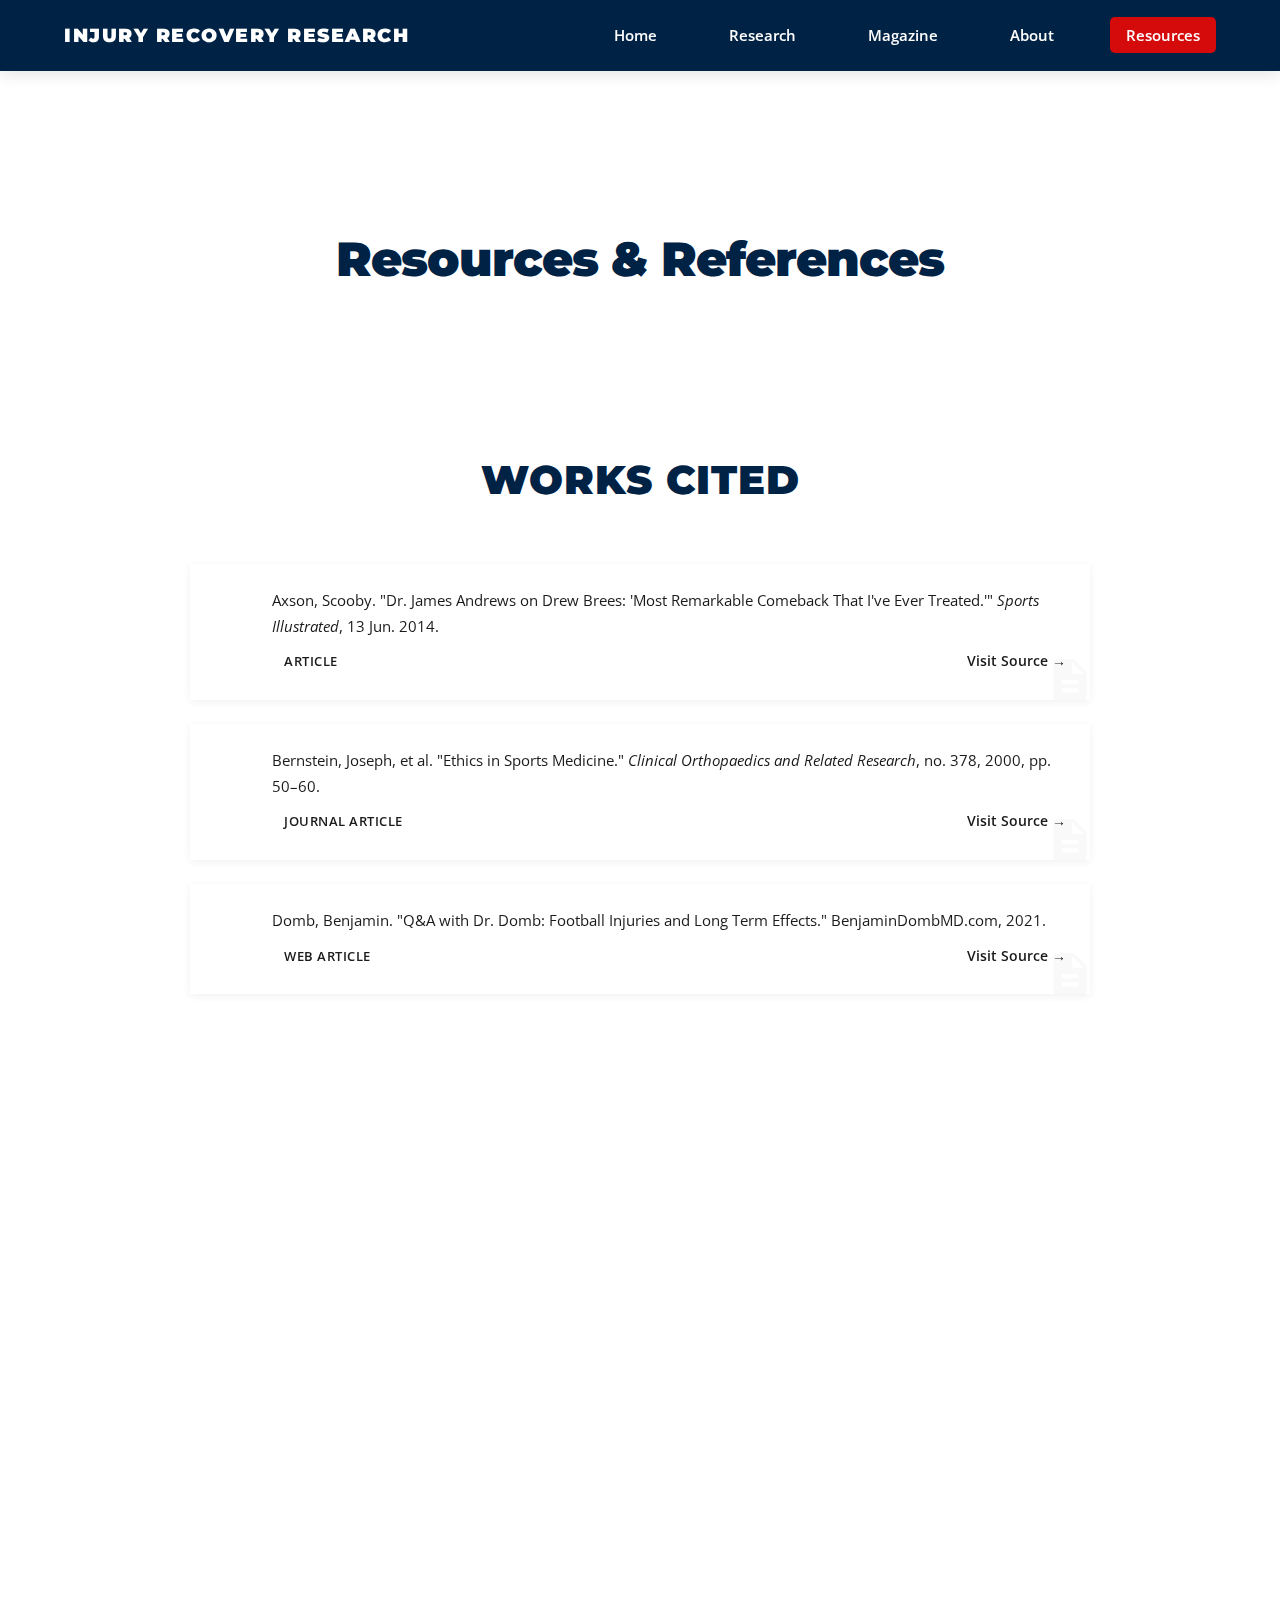
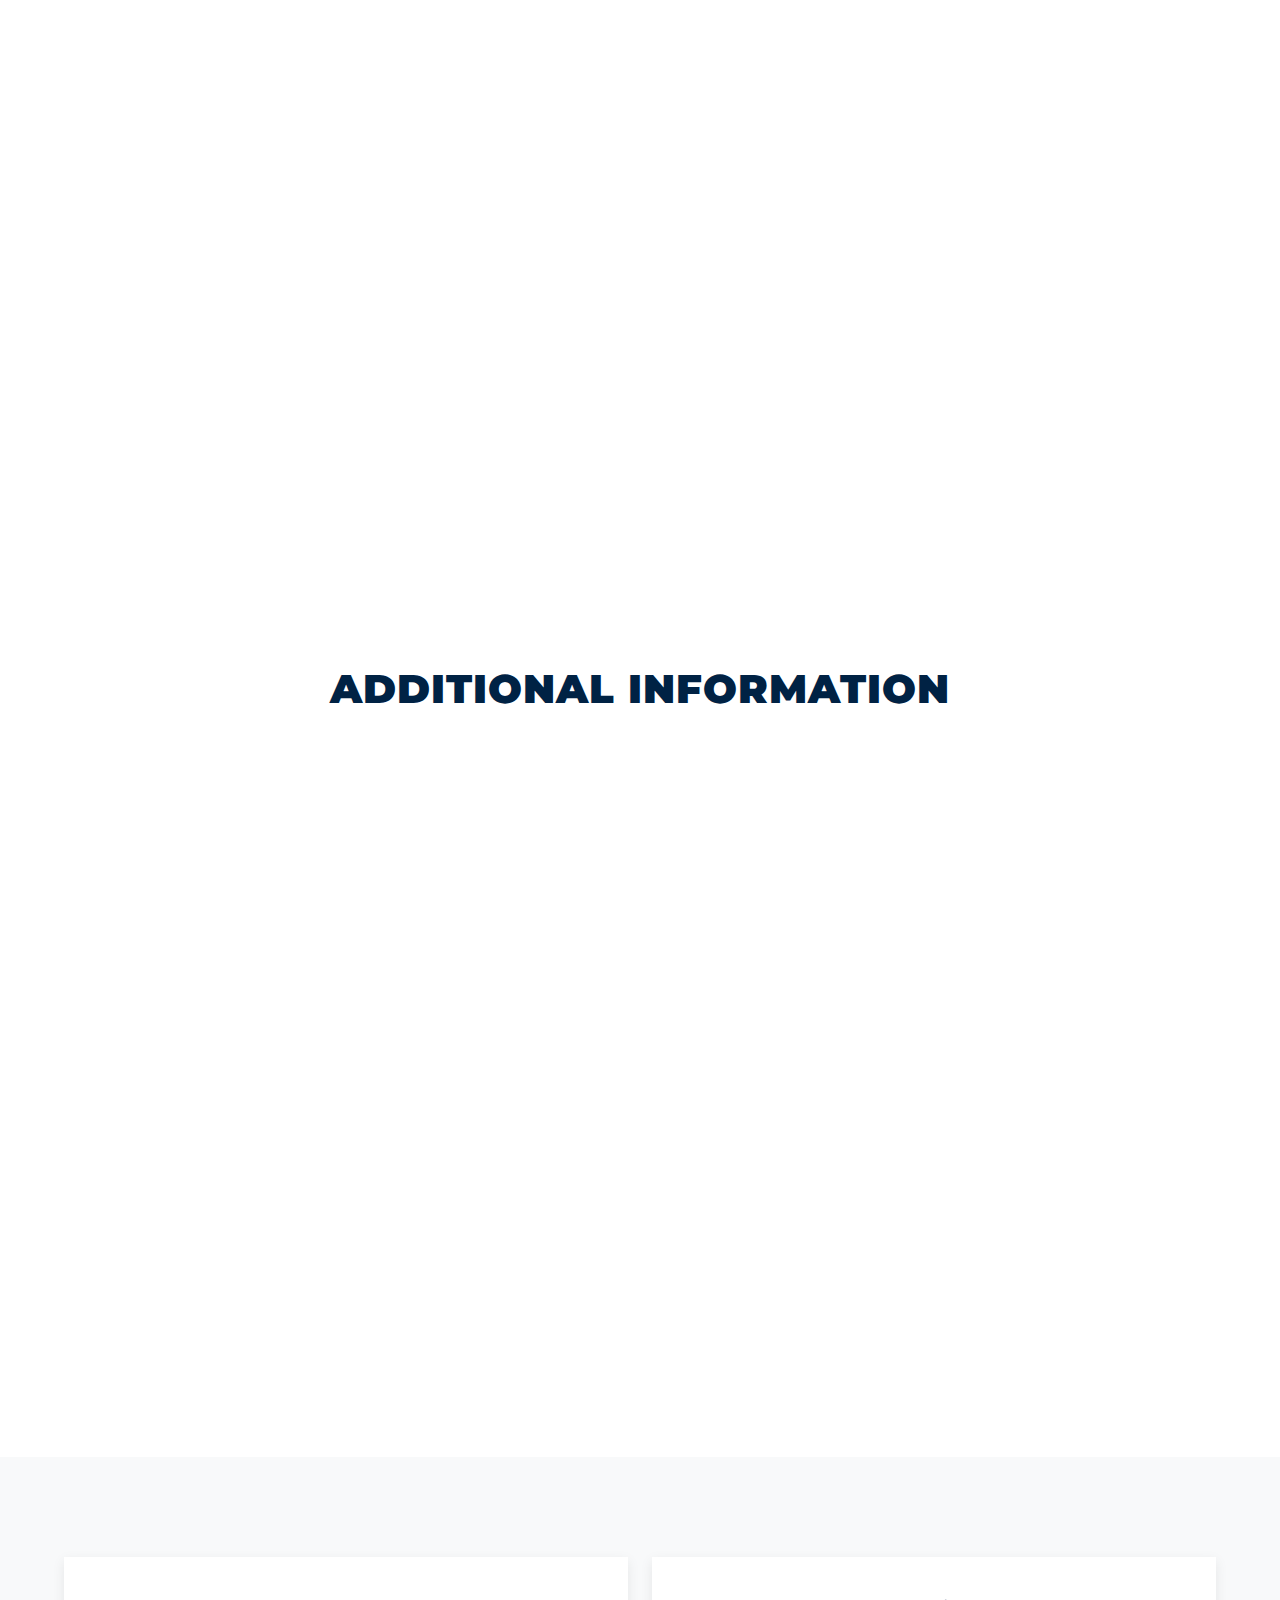
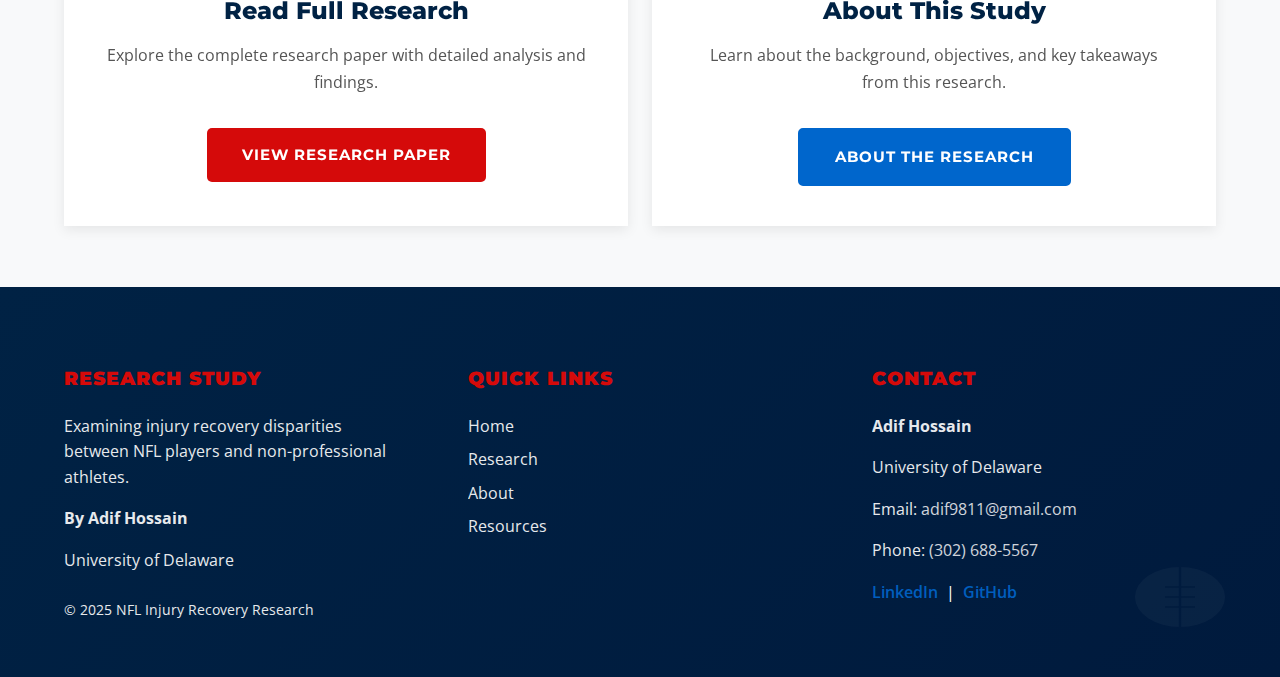
<file: resources.html>
<!DOCTYPE html>
<html lang="en">
<head>
    <meta charset="UTF-8">
    <meta name="viewport" content="width=device-width, initial-scale=1.0">
    <meta name="description" content="Resources and references for NFL injury recovery research">
    <title>Resources | NFL Injury Recovery Research</title>
    
    <!-- Google Fonts -->
    <link rel="preconnect" href="https://fonts.googleapis.com">
    <link rel="preconnect" href="https://fonts.gstatic.com" crossorigin>
    <link href="https://fonts.googleapis.com/css2?family=Montserrat:wght@700;800;900&family=Open+Sans:wght@400;600;700&display=swap" rel="stylesheet">
    
    <!-- Stylesheets -->
    <link rel="stylesheet" href="css/global.css">
    <link rel="stylesheet" href="css/home.css">
    <link rel="stylesheet" href="css/resources.css">
</head>
<body>

    <!-- ========================================
         NAVIGATION
    ========================================= -->
    <nav class="navbar" id="navbar">
        <div class="container">
            <div class="nav-brand">INJURY RECOVERY RESEARCH</div>
            <ul class="nav-menu">
                <li><a href="index.html">Home</a></li>
                <li><a href="research.html">Research</a></li>
                <li><a href="magazine.html">Magazine</a></li>
                <li><a href="about.html">About</a></li>
                <li><a href="resources.html" class="active">Resources</a></li>
            </ul>
        </div>
    </nav>

    <!-- ========================================
         PAGE HEADER
    ========================================= -->
    <header class="resources-header">
        <div class="container">
            <h1>Resources & References</h1>
            <p class="header-subtitle">Complete citations for this research study</p>
        </div>
    </header>

    <main>

        <!-- ========================================
             WORKS CITED
        ========================================= -->
        <section class="resources-section works-cited-section">
            <div class="container">
                <h2 class="section-title">Works Cited</h2>
                
                <div class="citations-container">
                    <!-- Citation 1 -->
                    <article class="citation-card" data-citation="1">
                        <div class="citation-number">1</div>
                        <div class="citation-content">
                            <p class="citation-text">Axson, Scooby. "Dr. James Andrews on Drew Brees: 'Most Remarkable Comeback That I've Ever Treated.'" <em>Sports Illustrated</em>, 13 Jun. 2014.</p>
                            <div class="citation-meta">
                                <span class="citation-type">Article</span>
                                <a href="https://si.com" target="_blank" rel="noopener" class="citation-link">Visit Source →</a>
                            </div>
                        </div>
                    </article>

                    <!-- Citation 2 -->
                    <article class="citation-card" data-citation="2">
                        <div class="citation-number">2</div>
                        <div class="citation-content">
                            <p class="citation-text">Bernstein, Joseph, et al. "Ethics in Sports Medicine." <em>Clinical Orthopaedics and Related Research</em>, no. 378, 2000, pp. 50–60.</p>
                            <div class="citation-meta">
                                <span class="citation-type">Journal Article</span>
                                <a href="https://notthelastword.com" target="_blank" rel="noopener" class="citation-link">Visit Source →</a>
                            </div>
                        </div>
                    </article>

                    <!-- Citation 3 -->
                    <article class="citation-card" data-citation="3">
                        <div class="citation-number">3</div>
                        <div class="citation-content">
                            <p class="citation-text">Domb, Benjamin. "Q&A with Dr. Domb: Football Injuries and Long Term Effects." BenjaminDombMD.com, 2021.</p>
                            <div class="citation-meta">
                                <span class="citation-type">Web Article</span>
                                <a href="https://benjamindombmd.com" target="_blank" rel="noopener" class="citation-link">Visit Source →</a>
                            </div>
                        </div>
                    </article>

                    <!-- Citation 4 -->
                    <article class="citation-card" data-citation="4">
                        <div class="citation-number">4</div>
                        <div class="citation-content">
                            <p class="citation-text">Floriano, Mike. "NFL: Median Number of Days to Return from Concussion Is Nine." <em>NBC Sports</em>, 23 Oct. 2022.</p>
                            <div class="citation-meta">
                                <span class="citation-type">Article</span>
                                <a href="https://nbcsports.com" target="_blank" rel="noopener" class="citation-link">Visit Source →</a>
                            </div>
                        </div>
                    </article>

                    <!-- Citation 5 -->
                    <article class="citation-card" data-citation="5">
                        <div class="citation-number">5</div>
                        <div class="citation-content">
                            <p class="citation-text">Labelle, Patrick. "From the NFL to Your Home: How PRP Therapy Is Transforming Sports Injury Recovery." Sigma Q Performance Center, 28 Oct. 2025.</p>
                            <div class="citation-meta">
                                <span class="citation-type">Web Article</span>
                                <a href="https://sigmaqclinic.com" target="_blank" rel="noopener" class="citation-link">Visit Source →</a>
                            </div>
                        </div>
                    </article>

                    <!-- Citation 6 -->
                    <article class="citation-card" data-citation="6">
                        <div class="citation-number">6</div>
                        <div class="citation-content">
                            <p class="citation-text">McMahan, Ian. "For NFL Players, Higher Pain Tolerance Can Bring Complicated Questions." <em>The Washington Post</em>, 22 Dec. 2022.</p>
                            <div class="citation-meta">
                                <span class="citation-type">Article</span>
                                <a href="https://washingtonpost.com" target="_blank" rel="noopener" class="citation-link">Visit Source →</a>
                            </div>
                        </div>
                    </article>

                    <!-- Citation 7 -->
                    <article class="citation-card" data-citation="7">
                        <div class="citation-number">7</div>
                        <div class="citation-content">
                            <p class="citation-text">"MCL Sprain: Treatments and Recovery." Motion Orthopaedics, n.d.</p>
                            <div class="citation-meta">
                                <span class="citation-type">Medical Resource</span>
                                <a href="https://motionorthodocs.com" target="_blank" rel="noopener" class="citation-link">Visit Source →</a>
                            </div>
                        </div>
                    </article>

                    <!-- Citation 8 -->
                    <article class="citation-card" data-citation="8">
                        <div class="citation-number">8</div>
                        <div class="citation-content">
                            <p class="citation-text">"Musculoskeletal Platelet-Rich Plasma Injections – Q&A." Johns Hopkins Musculoskeletal Center, Johns Hopkins Medicine, n.d.</p>
                            <div class="citation-meta">
                                <span class="citation-type">Medical Resource</span>
                                <a href="https://hopkinsmedicine.org" target="_blank" rel="noopener" class="citation-link">Visit Source →</a>
                            </div>
                        </div>
                    </article>

                    <!-- Citation 9 -->
                    <article class="citation-card" data-citation="9">
                        <div class="citation-number">9</div>
                        <div class="citation-content">
                            <p class="citation-text">Raanan, Jordan. "Giants QB Daniel Jones Says Recovery from ACL Tear Is 'Going Well.'" ESPN.com, 15 Feb. 2024.</p>
                            <div class="citation-meta">
                                <span class="citation-type">Article</span>
                                <a href="https://espn.com" target="_blank" rel="noopener" class="citation-link">Visit Source →</a>
                            </div>
                        </div>
                    </article>

                    <!-- Citation 10 -->
                    <article class="citation-card" data-citation="10">
                        <div class="citation-number">10</div>
                        <div class="citation-content">
                            <p class="citation-text">Saville, Will. "Concussion Recovery in Sport: A Comprehensive Guide." Science for Sport, 23 Apr. 2025.</p>
                            <div class="citation-meta">
                                <span class="citation-type">Article</span>
                                <a href="https://scienceforsport.com" target="_blank" rel="noopener" class="citation-link">Visit Source →</a>
                            </div>
                        </div>
                    </article>

                    <!-- Citation 11 -->
                    <article class="citation-card" data-citation="11">
                        <div class="citation-number">11</div>
                        <div class="citation-content">
                            <p class="citation-text">Sessler, Marc. "Adrian Peterson: I Spent '$10,000 a Week' on Recovery." NFL.com, 8 Sept. 2017.</p>
                            <div class="citation-meta">
                                <span class="citation-type">Article</span>
                                <a href="https://nfl.com" target="_blank" rel="noopener" class="citation-link">Visit Source →</a>
                            </div>
                        </div>
                    </article>
                </div>
            </div>
        </section>

        <!-- ========================================
             ADDITIONAL RESOURCES
        ========================================= -->
        <section class="resources-section additional-section">
            <div class="container">
                <h2 class="section-title">Additional Information</h2>
                
                <div class="info-grid">
                    <div class="info-card">
                        <h3>Research Topics Covered</h3>
                        <ul class="topic-list">
                            <li>Medical Disparities in Treatment</li>
                            <li>Financial Resource Access</li>
                            <li>Ethical Considerations</li>
                            <li>Case Study Comparisons</li>
                            <li>Recovery Timeline Analysis</li>
                        </ul>
                    </div>

                    <div class="info-card">
                        <h3>Injuries Examined</h3>
                        <ul class="topic-list">
                            <li>MCL Sprains & Ligament Injuries</li>
                            <li>Shoulder Labrum Tears</li>
                            <li>ACL Tears & Knee Injuries</li>
                            <li>Concussions & Brain Injuries</li>
                            <li>Rotator Cuff Damage</li>
                        </ul>
                    </div>

                    <div class="info-card">
                        <h3>Treatment Methods Discussed</h3>
                        <ul class="topic-list">
                            <li>Platelet-Rich Plasma (PRP) Therapy</li>
                            <li>Stem Cell Treatments</li>
                            <li>Hyperbaric Oxygen Therapy</li>
                            <li>Cryotherapy & Advanced Rehab</li>
                            <li>Regenerative Medicine</li>
                        </ul>
                    </div>

                    <div class="info-card">
                        <h3>Key Athletes Referenced</h3>
                        <ul class="topic-list">
                            <li>Hines Ward (MCL/PRP)</li>
                            <li>Drew Brees (Shoulder Labrum)</li>
                            <li>Adrian Peterson (ACL/MCL)</li>
                            <li>Philip Rivers (ACL)</li>
                            <li>Peyton Manning (Stem Cell)</li>
                        </ul>
                    </div>
                </div>
            </div>
        </section>

        <!-- ========================================
             RELATED PAGES CTA
        ========================================= -->
        <section class="resources-section cta-section">
            <div class="container">
                <div class="cta-grid">
                    <div class="cta-card">
                        <h3>Read Full Research</h3>
                        <p>Explore the complete research paper with detailed analysis and findings.</p>
                        <a href="research.html" class="btn btn-primary">View Research Paper</a>
                    </div>
                    <div class="cta-card">
                        <h3>About This Study</h3>
                        <p>Learn about the background, objectives, and key takeaways from this research.</p>
                        <a href="about.html" class="btn btn-secondary">About the Research</a>
                    </div>
                </div>
            </div>
        </section>

    </main>

    <!-- ========================================
         FOOTER
    ========================================= -->
    <footer class="footer">
        <div class="container">
            <div class="footer-content">
                <div class="footer-section">
                    <h4>Research Study</h4>
                    <p>Examining injury recovery disparities between NFL players and non-professional athletes.</p>
                    <p><strong>By Adif Hossain</strong></p>
                    <p>University of Delaware</p>
                    <p class="footer-year">&copy; 2025 NFL Injury Recovery Research</p>
                </div>
                <div class="footer-section">
                    <h4>Quick Links</h4>
                    <ul class="footer-links">
                        <li><a href="index.html">Home</a></li>
                        <li><a href="research.html">Research</a></li>
                        <li><a href="about.html">About</a></li>
                        <li><a href="resources.html">Resources</a></li>
                    </ul>
                </div>
                <div class="footer-section">
                    <h4>Contact</h4>
                    <p><strong>Adif Hossain</strong></p>
                    <p>University of Delaware</p>
                    <p>Email: <a href="mailto:adif9811@gmail.com">adif9811@gmail.com</a></p>
                    <p>Phone: <a href="tel:3026885567">(302) 688-5567</a></p>
                    <div class="social-links">
                        <a href="https://www.linkedin.com/in/adif-hossain-6283b0314/" target="_blank" rel="noopener">LinkedIn</a> | 
                        <a href="https://github.com/Adif25" target="_blank" rel="noopener">GitHub</a>
                    </div>
                </div>
            </div>
        </div>
    </footer>

    <!-- JavaScript -->
    <script src="js/app.js"></script>

</body>
</html>
</file>
<file: css/home.css>
/* ========================================
   HOME PAGE STYLES
   Section-specific styles for index.html
   ========================================= */

/* ========================================
   NAVIGATION
   ========================================= */
.navbar {
    background: var(--primary-blue);
    padding: 20px 0;
    position: sticky;
    top: 0;
    z-index: 1000;
    box-shadow: var(--shadow-md);
}

.navbar .container {
    display: flex;
    justify-content: space-between;
    align-items: center;
}

.nav-brand {
    font-family: var(--font-heading);
    font-size: 1.2rem;
    font-weight: 900;
    color: var(--white);
    letter-spacing: 1.5px;
}

.nav-menu {
    display: flex;
    list-style: none;
    gap: var(--spacing-lg);
    margin: 0;
}

.nav-menu a {
    color: var(--white);
    text-decoration: none;
    font-weight: 600;
    font-size: 0.95rem;
    padding: 8px 16px;
    border-radius: var(--radius-sm);
    transition: all var(--transition-base);
}

.nav-menu a:hover,
.nav-menu a.active {
    background: var(--primary-red);
}

/* ========================================
   HERO SECTION
   ========================================= */
.hero {
    min-height: 100vh;
    display: flex;
    align-items: center;
    justify-content: center;
    position: relative;
    background: 
        linear-gradient(135deg, rgba(213, 10, 10, 0.08) 0%, transparent 60%),
        linear-gradient(135deg, var(--primary-blue) 0%, #003366 100%);
    color: var(--white);
    text-align: center;
    overflow: hidden;
}

/* Hero Vignette Effect */
.hero::before {
    content: '';
    position: absolute;
    top: 0;
    left: 0;
    right: 0;
    bottom: 0;
    background: radial-gradient(ellipse at center, transparent 0%, rgba(0, 0, 0, 0.3) 100%);
    pointer-events: none;
    z-index: 1;
}

.hero-background {
    position: absolute;
    top: 0;
    left: 0;
    right: 0;
    bottom: 0;
    opacity: 0.1;
}

.hero-pattern {
    width: 100%;
    height: 100%;
    background-image: 
        repeating-linear-gradient(
            0deg,
            rgba(255, 255, 255, 0.03) 0px,
            transparent 1px,
            transparent 40px,
            rgba(255, 255, 255, 0.03) 41px
        ),
        repeating-linear-gradient(
            90deg,
            rgba(255, 255, 255, 0.03) 0px,
            transparent 1px,
            transparent 40px,
            rgba(255, 255, 255, 0.03) 41px
        );
}

.hero-content {
    position: relative;
    z-index: 2;
    max-width: 900px;
    padding: var(--spacing-xl) var(--spacing-md);
}

.hero-title {
    font-size: clamp(2.5rem, 6vw, 4.5rem);
    margin-bottom: var(--spacing-md);
    text-transform: uppercase;
    letter-spacing: 2px;
    color: var(--white);
}

.hero-subtitle {
    font-size: clamp(1.1rem, 2vw, 1.5rem);
    margin-bottom: var(--spacing-xl);
    opacity: 0.95;
    font-weight: 400;
    line-height: 1.6;
}

.hero-cta {
    display: flex;
    gap: var(--spacing-md);
    justify-content: center;
    flex-wrap: wrap;
}

.scroll-indicator {
    position: absolute;
    bottom: var(--spacing-lg);
    left: 50%;
    transform: translateX(-50%);
    text-align: center;
    opacity: 0.8;
}

.scroll-indicator span {
    display: block;
    font-size: 0.85rem;
    text-transform: uppercase;
    letter-spacing: 1px;
    margin-bottom: var(--spacing-xs);
}

.scroll-arrow {
    width: 24px;
    height: 24px;
    border-right: 2px solid var(--white);
    border-bottom: 2px solid var(--white);
    transform: rotate(45deg);
    margin: 0 auto;
    animation: bounce 2s infinite;
}

@keyframes bounce {
    0%, 20%, 50%, 80%, 100% {
        transform: translateY(0) rotate(45deg);
    }
    40% {
        transform: translateY(-10px) rotate(45deg);
    }
    60% {
        transform: translateY(-5px) rotate(45deg);
    }
}

/* ========================================
   STATS BANNER
   ========================================= */
.stats-banner {
    background: var(--primary-red);
    padding: var(--spacing-2xl) 0;
    color: var(--white);
}

.stats-grid {
    display: grid;
    grid-template-columns: repeat(auto-fit, minmax(200px, 1fr));
    gap: var(--spacing-xl);
}

.stat-card {
    text-align: center;
    padding: var(--spacing-md);
}

.stat-number {
    font-family: var(--font-heading);
    font-size: clamp(3rem, 6vw, 4.5rem);
    font-weight: 900;
    line-height: 1;
    margin-bottom: var(--spacing-sm);
    display: block;
}

.stat-label {
    font-size: 1.2rem;
    font-weight: 700;
    text-transform: uppercase;
    letter-spacing: 1px;
    margin-bottom: var(--spacing-xs);
    display: block;
}

.stat-description {
    font-size: 0.95rem;
    opacity: 0.9;
}

/* ========================================
   COMPARISON SECTION
   ========================================= */
.comparison-section {
    padding: var(--spacing-2xl) 0;
    background: 
        linear-gradient(180deg, rgba(0, 102, 204, 0.02) 0%, transparent 100%),
        var(--light-gray);
    position: relative;
}

.comparison-section::before {
    content: '';
    position: absolute;
    top: 0;
    left: 0;
    right: 0;
    height: 200px;
    background: linear-gradient(180deg, rgba(255, 255, 255, 0.5) 0%, transparent 100%);
    pointer-events: none;
}

.comparison-grid {
    display: grid;
    grid-template-columns: repeat(auto-fit, minmax(450px, 1fr));
    gap: var(--spacing-xl);
    margin-top: var(--spacing-xl);
}

.comparison-card {
    background: var(--white);
    border-radius: var(--radius-lg);
    overflow: hidden;
    box-shadow: var(--shadow-md);
    transition: all var(--transition-base);
}

.comparison-card:hover {
    transform: translateY(-5px);
    box-shadow: var(--shadow-lg);
}

.card-header {
    padding: var(--spacing-lg);
    display: flex;
    justify-content: space-between;
    align-items: center;
}

.comparison-nfl .card-header {
    background: var(--primary-blue);
    color: var(--white);
}

.comparison-nonpro .card-header {
    background: var(--primary-red);
    color: var(--white);
}

.card-header h3 {
    font-size: 1.8rem;
    margin: 0;
    color: inherit;
}

.card-badge {
    font-size: 0.75rem;
    text-transform: uppercase;
    letter-spacing: 1px;
    padding: 4px 12px;
    background: rgba(255, 255, 255, 0.2);
    border-radius: 20px;
    font-weight: 700;
}

.card-body {
    padding: var(--spacing-lg);
}

.comparison-list {
    list-style: none;
    margin: 0;
    padding: 0;
}

.comparison-list li {
    display: flex;
    gap: var(--spacing-md);
    padding: var(--spacing-md) 0;
    border-bottom: 1px solid var(--light-gray);
}

.comparison-list li:last-child {
    border-bottom: none;
}

.comparison-list .icon {
    font-size: 2rem;
    flex-shrink: 0;
}

.comparison-list strong {
    display: block;
    color: var(--primary-blue);
    margin-bottom: 4px;
    font-size: 1.05rem;
}

.comparison-list p {
    margin: 0;
    color: var(--dark-gray);
    font-size: 0.95rem;
}

/* ========================================
   KEY FINDINGS
   ========================================= */
.key-findings {
    padding: var(--spacing-2xl) 0;
    background: 
        radial-gradient(circle at 20% 50%, rgba(213, 10, 10, 0.03) 0%, transparent 50%),
        radial-gradient(circle at 80% 80%, rgba(0, 102, 204, 0.03) 0%, transparent 50%),
        var(--white);
    position: relative;
}

/* Findings Section Decorative Grid */
.key-findings::before {
    content: '';
    position: absolute;
    top: 0;
    left: 0;
    right: 0;
    bottom: 0;
    background-image: 
        linear-gradient(90deg, rgba(0, 0, 0, 0.01) 1px, transparent 1px),
        linear-gradient(rgba(0, 0, 0, 0.01) 1px, transparent 1px);
    background-size: 60px 60px;
    opacity: 0.5;
    pointer-events: none;
}

.findings-grid {
    display: grid;
    grid-template-columns: repeat(auto-fit, minmax(280px, 1fr));
    gap: var(--spacing-lg);
    margin-bottom: var(--spacing-xl);
}

.finding-card {
    background: var(--white);
    border: 2px solid var(--light-gray);
    border-radius: var(--radius-lg);
    padding: var(--spacing-xl) var(--spacing-lg);
    transition: all var(--transition-base);
    /* JS will add scroll-triggered animations */
    opacity: 0;
    transform: translateY(20px);
}

.finding-card.visible {
    opacity: 1;
    transform: translateY(0);
}

.finding-card:hover {
    border-color: var(--primary-red);
    box-shadow: var(--shadow-lg);
    transform: translateY(-5px);
}

.finding-icon {
    font-size: 3.5rem;
    margin-bottom: var(--spacing-md);
    display: block;
}

.finding-card h3 {
    font-size: 1.5rem;
    margin-bottom: var(--spacing-sm);
    color: var(--primary-blue);
}

.finding-card p {
    color: var(--dark-gray);
    line-height: 1.7;
    margin-bottom: var(--spacing-md);
}

.finding-stats {
    display: flex;
    gap: var(--spacing-md);
    margin-top: var(--spacing-md);
}

.stat-mini {
    flex: 1;
    text-align: center;
    padding: var(--spacing-sm);
    background: var(--light-gray);
    border-radius: var(--radius-sm);
}

.stat-mini .stat-value {
    display: block;
    font-family: var(--font-heading);
    font-size: 1.5rem;
    font-weight: 900;
    color: var(--primary-red);
    margin-bottom: 4px;
}

.stat-mini .stat-label {
    display: block;
    font-size: 0.8rem;
    text-transform: uppercase;
    color: var(--dark-gray);
    letter-spacing: 0.5px;
}

.finding-highlight {
    background: var(--primary-red);
    color: var(--white);
    padding: var(--spacing-md);
    border-radius: var(--radius-sm);
    text-align: center;
    font-size: 1.1rem;
    margin-top: var(--spacing-md);
}

.finding-highlight strong {
    font-size: 2rem;
    display: block;
    margin-bottom: 4px;
}

.finding-list {
    list-style: none;
    padding: 0;
    margin-top: var(--spacing-md);
}

.finding-list li {
    padding: var(--spacing-xs) 0;
    padding-left: var(--spacing-md);
    border-left: 3px solid var(--primary-blue);
    margin-bottom: var(--spacing-xs);
    font-weight: 600;
}

.finding-comparison {
    background: var(--light-gray);
    padding: var(--spacing-md);
    border-radius: var(--radius-sm);
    margin-top: var(--spacing-md);
}

.compare-item {
    display: flex;
    flex-direction: column;
    gap: var(--spacing-xs);
}

.compare-label {
    font-weight: 600;
    color: var(--dark-gray);
    font-size: 0.9rem;
}

.compare-value {
    font-family: var(--font-heading);
    font-size: 1.3rem;
    font-weight: 700;
    padding: var(--spacing-xs) 0;
}

.compare-value.nfl {
    color: var(--primary-blue);
}

.compare-value.nonpro {
    color: var(--primary-red);
}

.findings-cta {
    text-align: center;
    margin-top: var(--spacing-xl);
}

/* ========================================
   FOOTER
   ========================================= */
.footer {
    background: 
        linear-gradient(135deg, var(--primary-blue) 0%, #001a3d 100%);
    color: var(--white);
    padding: var(--spacing-2xl) 0 var(--spacing-lg);
    position: relative;
    overflow: hidden;
}

/* Footer Decorative Pattern */
.footer::before {
    content: '';
    position: absolute;
    top: 0;
    left: 0;
    right: 0;
    bottom: 0;
    background-image: 
        linear-gradient(90deg, rgba(255, 255, 255, 0.01) 1px, transparent 1px),
        linear-gradient(rgba(255, 255, 255, 0.01) 1px, transparent 1px);
    background-size: 40px 40px;
    opacity: 0.3;
}

/* Footer Football Icon */
.footer::after {
    content: '';
    position: absolute;
    bottom: 20px;
    right: 40px;
    width: 120px;
    height: 120px;
    opacity: 0.03;
    background-image: url("data:image/svg+xml,%3Csvg xmlns='http://www.w3.org/2000/svg' viewBox='0 0 24 24' fill='white'%3E%3Cellipse cx='12' cy='12' rx='9' ry='6' fill='white'/%3E%3Cline x1='12' y1='6' x2='12' y2='18' stroke='%23002244' stroke-width='0.5'/%3E%3Cline x1='9' y1='10' x2='15' y2='10' stroke='%23002244' stroke-width='0.3'/%3E%3Cline x1='9' y1='12' x2='15' y2='12' stroke='%23002244' stroke-width='0.3'/%3E%3Cline x1='9' y1='14' x2='15' y2='14' stroke='%23002244' stroke-width='0.3'/%3E%3C/svg%3E");
    background-size: contain;
    background-repeat: no-repeat;
    pointer-events: none;
}

.footer-content {
    display: grid;
    grid-template-columns: repeat(auto-fit, minmax(250px, 1fr));
    gap: var(--spacing-xl);
    position: relative;
    z-index: 1;
}

.footer-section h4 {
    font-size: 1.2rem;
    margin-bottom: var(--spacing-md);
    color: var(--primary-red);
    text-transform: uppercase;
    letter-spacing: 1px;
}

.footer-section p {
    margin-bottom: var(--spacing-sm);
    opacity: 0.9;
    line-height: 1.6;
}

.footer-links {
    list-style: none;
    padding: 0;
    margin: 0;
}

.footer-links li {
    margin-bottom: var(--spacing-xs);
}

.footer-links a,
.footer-section a {
    color: var(--white);
    text-decoration: none;
    transition: color var(--transition-base);
    opacity: 0.9;
}

.footer-links a:hover,
.footer-section a:hover {
    color: var(--primary-red);
    opacity: 1;
}

.footer-year {
    margin-top: var(--spacing-md);
    font-size: 0.9rem;
    opacity: 0.7;
}

.social-links {
    margin-top: var(--spacing-xs);
    display: flex;
    align-items: center;
    gap: var(--spacing-xs);
    flex-wrap: wrap;
}

.social-links a {
    color: var(--secondary-blue);
    font-weight: 600;
    transition: color var(--transition-base);
}

.social-links a:hover {
    color: var(--accent-red);
}

/* ========================================
   RESPONSIVE ADJUSTMENTS
   ========================================= */
@media (max-width: 768px) {
    .nav-menu {
        gap: var(--spacing-md);
    }
    
    .nav-menu a {
        padding: 6px 12px;
        font-size: 0.9rem;
    }
    
    .hero {
        min-height: 80vh;
    }
    
    .hero-cta {
        flex-direction: column;
        align-items: stretch;
    }
    
    .hero-cta .btn {
        width: 100%;
    }
    
    .stats-grid {
        grid-template-columns: repeat(2, 1fr);
        gap: var(--spacing-md);
    }
    
    .comparison-grid {
        grid-template-columns: 1fr;
    }
    
    .findings-grid {
        grid-template-columns: 1fr;
    }
    
    .footer-content {
        grid-template-columns: 1fr;
    }
}

@media (max-width: 576px) {
    .stats-grid {
        grid-template-columns: 1fr;
    }
    
    .stat-card {
        padding: var(--spacing-md) 0;
    }
}

/* ========================================
   ANIMATIONS & KEYFRAMES
   ========================================= */

/* Page Transitions */
body {
    opacity: 0;
    transition: opacity 0.3s ease-in-out;
}

body.page-loaded {
    opacity: 1;
}

body.page-transitioning {
    opacity: 0;
}

/* Navbar Scroll Effect */
.navbar {
    transition: box-shadow 0.3s ease, background-color 0.3s ease;
}

.navbar.scrolled {
    box-shadow: 0 4px 12px rgba(0, 0, 0, 0.15);
    background: rgba(0, 34, 68, 0.98);
}

/* Stat Cards Animation */
.stat-card {
    opacity: 0;
    transform: translateY(30px) scale(0.95);
    transition: all 0.6s cubic-bezier(0.34, 1.56, 0.64, 1);
}

.stat-card.visible {
    opacity: 1;
    transform: translateY(0) scale(1);
}

.stat-card:hover {
    transform: translateY(-8px) scale(1.02);
    box-shadow: 0 12px 28px rgba(0, 102, 204, 0.25);
}

/* Comparison Card Decorative Element */
.comparison-card::before {
    content: '';
    position: absolute;
    top: -2px;
    right: -2px;
    width: 80px;
    height: 80px;
    opacity: 0.05;
    background-size: contain;
    background-repeat: no-repeat;
    pointer-events: none;
}

.comparison-nfl::before {
    background-image: url("data:image/svg+xml,%3Csvg xmlns='http://www.w3.org/2000/svg' viewBox='0 0 24 24' fill='%230066cc'%3E%3Cpath d='M12 2C6.48 2 2 6.48 2 12s4.48 10 10 10 10-4.48 10-10S17.52 2 12 2zm-2 15l-5-5 1.41-1.41L10 14.17l7.59-7.59L19 8l-9 9z'/%3E%3C/svg%3E");
}

.comparison-nonpro::before {
    background-image: url("data:image/svg+xml,%3Csvg xmlns='http://www.w3.org/2000/svg' viewBox='0 0 24 24' fill='%23D50A0A'%3E%3Cpath d='M12 2C6.48 2 2 6.48 2 12s4.48 10 10 10 10-4.48 10-10S17.52 2 12 2zm1 15h-2v-2h2v2zm0-4h-2V7h2v6z'/%3E%3C/svg%3E");
}

/* Comparison Cards Animation */
.comparison-card {
    opacity: 0;
    transform: translateX(-40px);
    transition: all 0.7s cubic-bezier(0.22, 1, 0.36, 1);
    position: relative;
}

.comparison-card.comparison-nonpro {
    transform: translateX(40px);
}

.comparison-card.animated {
    opacity: 1;
    transform: translateX(0);
}

.comparison-card:hover {
    transform: translateY(-6px) scale(1.01);
    box-shadow: 0 12px 32px rgba(0, 0, 0, 0.15);
}

.comparison-list li {
    transition: transform 0.3s ease, background-color 0.3s ease;
}

.comparison-list li:hover {
    transform: translateX(6px);
    background-color: rgba(0, 102, 204, 0.05);
}

.comparison-list .icon {
    transition: transform 0.4s cubic-bezier(0.68, -0.55, 0.265, 1.55);
}

.comparison-list li:hover .icon {
    transform: scale(1.3) rotate(5deg);
}

/* Finding Cards Animation */
.finding-card {
    opacity: 0;
    transform: translateY(40px) scale(0.92);
    transition: all 0.7s cubic-bezier(0.34, 1.56, 0.64, 1);
}

.finding-card.visible {
    opacity: 1;
    transform: translateY(0) scale(1);
}

.finding-card:hover {
    transform: translateY(-10px) scale(1.02);
    box-shadow: 0 16px 40px rgba(213, 10, 10, 0.2);
}

/* Finding Icon Glow Effect */
.finding-icon {
    transition: all 0.4s cubic-bezier(0.68, -0.55, 0.265, 1.55);
    position: relative;
}

.finding-icon.glow {
    transform: scale(1.2) rotate(10deg);
    text-shadow: 0 0 20px rgba(213, 10, 10, 0.6),
                 0 0 30px rgba(213, 10, 10, 0.4);
}

.finding-card:hover .finding-icon {
    transform: scale(1.15) rotate(5deg);
}

/* Button Pulse Animation */
@keyframes pulse {
    0%, 100% {
        transform: scale(1);
        box-shadow: 0 4px 12px rgba(213, 10, 10, 0.3);
    }
    50% {
        transform: scale(1.03);
        box-shadow: 0 6px 20px rgba(213, 10, 10, 0.5);
    }
}

.btn-primary:hover {
    animation: pulse 1.5s infinite;
}

.btn:active {
    transform: scale(0.97);
}

/* Hero Animation */
.hero-title {
    animation: slideInUp 0.8s cubic-bezier(0.22, 1, 0.36, 1) 0.2s both;
}

.hero-subtitle {
    animation: slideInUp 0.8s cubic-bezier(0.22, 1, 0.36, 1) 0.4s both;
}

.hero-cta {
    animation: slideInUp 0.8s cubic-bezier(0.22, 1, 0.36, 1) 0.6s both;
}

@keyframes slideInUp {
    from {
        opacity: 0;
        transform: translateY(40px);
    }
    to {
        opacity: 1;
        transform: translateY(0);
    }
}

/* Stats Number Animation Enhancement */
.stat-number {
    transition: color 0.3s ease;
}

.stat-card:hover .stat-number {
    color: var(--accent-red);
    text-shadow: 0 2px 12px rgba(213, 10, 10, 0.3);
}

/* Card Badge Animation */
.card-badge {
    transition: all 0.3s ease;
}

.comparison-card:hover .card-badge {
    transform: scale(1.1);
    box-shadow: 0 4px 12px rgba(0, 0, 0, 0.2);
}

/* Smooth Section Fade-In */
.section-title {
    animation: fadeInScale 0.6s cubic-bezier(0.22, 1, 0.36, 1) both;
}

@keyframes fadeInScale {
    from {
        opacity: 0;
        transform: scale(0.95);
    }
    to {
        opacity: 1;
        transform: scale(1);
    }
}

/* Racing Bar Animation (for future use) */
[data-bar-width] {
    width: 0;
    transition: width 1.5s cubic-bezier(0.65, 0, 0.35, 1);
}

/* Link Hover Effects */
a {
    transition: color 0.2s ease, transform 0.2s ease;
}

.footer-links a:hover {
    transform: translateX(4px);
}

/* GPU Acceleration for Smooth Performance */
.stat-card,
.comparison-card,
.finding-card,
.btn {
    transform: translate3d(0, 0, 0);
    backface-visibility: hidden;
    will-change: transform, opacity;
}
</file>
<file: css/about.css>
/* ========================================
   ABOUT PAGE STYLES
   ======================================== */

/* ========================================
   PAGE HEADER
   ======================================== */
.about-header {
    background: 
        radial-gradient(circle at 70% 30%, rgba(0, 102, 204, 0.15) 0%, transparent 50%),
        linear-gradient(135deg, var(--color-primary-blue) 0%, #001533 100%);
    padding: var(--spacing-2xl) 0 var(--spacing-xl);
    text-align: center;
    color: #fff;
    margin-top: 80px;
    position: relative;
    overflow: hidden;
}

.about-header::before {
    content: '';
    position: absolute;
    top: 0;
    left: 0;
    right: 0;
    bottom: 0;
    background-image: 
        linear-gradient(90deg, rgba(255, 255, 255, 0.02) 1px, transparent 1px),
        linear-gradient(rgba(255, 255, 255, 0.02) 1px, transparent 1px);
    background-size: 50px 50px;
    opacity: 0.3;
}

.about-header h1 {
    font-family: var(--font-heading);
    font-size: 3rem;
    font-weight: 900;
    margin-bottom: var(--spacing-sm);
    letter-spacing: -0.02em;
}

.about-header .header-subtitle {
    font-size: 1.25rem;
    color: rgba(255, 255, 255, 0.85);
    max-width: 700px;
    margin: 0 auto;
    line-height: 1.6;
}

@media (max-width: 768px) {
    .about-header {
        padding: var(--spacing-xl) 0 var(--spacing-lg);
    }
    
    .about-header h1 {
        font-size: 2rem;
    }
    
    .about-header .header-subtitle {
        font-size: 1rem;
    }
}

/* ========================================
   ABOUT SECTIONS
   ======================================== */
.about-section {
    padding: var(--spacing-xl) 0;
}

.about-section:nth-of-type(even) {
    background: 
        linear-gradient(180deg, rgba(0, 102, 204, 0.02) 0%, transparent 100%),
        var(--color-light-gray);
    position: relative;
}

.section-intro {
    max-width: 900px;
    margin: 0 auto var(--spacing-lg);
    font-size: 1.125rem;
    line-height: 1.8;
    color: var(--color-text-secondary);
}

/* ========================================
   OBJECTIVE CARDS
   ======================================== */
.objectives-grid {
    display: grid;
    grid-template-columns: repeat(auto-fit, minmax(280px, 1fr));
    gap: var(--spacing-md);
    margin-top: var(--spacing-lg);
}

.objective-card {
    background: #fff;
    padding: var(--spacing-md);
    border-radius: var(--border-radius-md);
    border-left: 4px solid var(--color-primary-red);
    box-shadow: 0 2px 8px rgba(0, 0, 0, 0.08);
    transition: all var(--transition-normal);
    position: relative;
    overflow: hidden;
}

.objective-card::after {
    content: '';
    position: absolute;
    bottom: -10px;
    right: -10px;
    width: 60px;
    height: 60px;
    opacity: 0.03;
    background-image: url("data:image/svg+xml,%3Csvg xmlns='http://www.w3.org/2000/svg' viewBox='0 0 24 24' fill='%23D50A0A'%3E%3Cpath d='M12 2l3.09 6.26L22 9.27l-5 4.87 1.18 6.88L12 17.77l-6.18 3.25L7 14.14 2 9.27l6.91-1.01L12 2z'/%3E%3C/svg%3E");
    background-size: contain;
    pointer-events: none;
}

.objective-card:hover {
    transform: translateY(-4px);
    box-shadow: 0 8px 16px rgba(0, 0, 0, 0.12);
}

.objective-number {
    display: inline-block;
    width: 36px;
    height: 36px;
    background: var(--color-primary-red);
    color: #fff;
    border-radius: 50%;
    text-align: center;
    line-height: 36px;
    font-weight: 700;
    font-size: 1.125rem;
    margin-bottom: var(--spacing-sm);
}

.objective-card h3 {
    font-family: var(--font-heading);
    font-size: 1.25rem;
    font-weight: 700;
    color: var(--color-text-primary);
    margin-bottom: var(--spacing-xs);
}

.objective-card p {
    font-size: 0.9375rem;
    line-height: 1.7;
    color: var(--color-text-secondary);
    margin: 0;
}

/* ========================================
   TAKEAWAYS
   ======================================== */
.takeaways-container {
    display: grid;
    gap: var(--spacing-md);
    margin-top: var(--spacing-lg);
}

.takeaway-block {
    background: #fff;
    padding: var(--spacing-md);
    border-radius: var(--border-radius-md);
    border-top: 3px solid var(--color-secondary-blue);
    box-shadow: 0 2px 8px rgba(0, 0, 0, 0.08);
    transition: all var(--transition-normal);
}

.takeaway-block:hover {
    box-shadow: 0 6px 16px rgba(0, 0, 0, 0.12);
}

.takeaway-block h3 {
    font-family: var(--font-heading);
    font-size: 1.375rem;
    font-weight: 800;
    color: var(--color-primary-blue);
    margin-bottom: var(--spacing-sm);
    display: flex;
    align-items: center;
    gap: var(--spacing-xs);
}

.takeaway-icon {
    display: inline-block;
    width: 28px;
    height: 28px;
    background: var(--color-secondary-blue);
    color: #fff;
    border-radius: 50%;
    text-align: center;
    line-height: 28px;
    font-size: 1rem;
    flex-shrink: 0;
}

.takeaway-block p {
    font-size: 1rem;
    line-height: 1.8;
    color: var(--color-text-secondary);
    margin: 0;
}

/* ========================================
   IMPLICATIONS GRID
   ======================================== */
.implications-grid {
    display: grid;
    grid-template-columns: repeat(auto-fit, minmax(260px, 1fr));
    gap: var(--spacing-md);
    margin-top: var(--spacing-lg);
}

.implication-card {
    background: linear-gradient(135deg, #fff 0%, #f8f9fa 100%);
    padding: var(--spacing-md);
    border-radius: var(--border-radius-md);
    border: 2px solid var(--color-border);
    transition: all var(--transition-normal);
    position: relative;
    overflow: hidden;
}

.implication-card::before {
    content: '';
    position: absolute;
    top: 0;
    left: 0;
    width: 100%;
    height: 4px;
    background: linear-gradient(90deg, var(--color-primary-red), var(--color-accent-red));
    transform: scaleX(0);
    transform-origin: left;
    transition: transform var(--transition-normal);
}

.implication-card:hover::before {
    transform: scaleX(1);
}

.implication-card:hover {
    border-color: var(--color-primary-red);
    transform: translateY(-4px);
    box-shadow: 0 8px 20px rgba(213, 10, 10, 0.15);
}

.implication-card h3 {
    font-family: var(--font-heading);
    font-size: 1.125rem;
    font-weight: 700;
    color: var(--color-primary-blue);
    margin-bottom: var(--spacing-xs);
}

.implication-card p {
    font-size: 0.9375rem;
    line-height: 1.7;
    color: var(--color-text-secondary);
    margin: 0;
}

/* ========================================
   CONTACT SECTION
   ======================================== */
.contact-section {
    background: #f8f9fa;
    color: #2c3e50;
    text-align: center;
    padding: var(--spacing-xl) 0;
}

.contact-section h2 {
    color: #002244;
    margin-bottom: var(--spacing-md);
}

.contact-content {
    max-width: 700px;
    margin: 0 auto;
}

.contact-content > p {
    font-size: 1.125rem;
    line-height: 1.8;
    color: #2c3e50;
    margin-bottom: var(--spacing-md);
}

.contact-info {
    margin-bottom: var(--spacing-lg);
}

.contact-info h3 {
    font-family: var(--font-heading);
    font-size: 1.75rem;
    font-weight: 800;
    color: #002244;
    margin-bottom: var(--spacing-sm);
}

.contact-info > p {
    font-size: 1rem;
    color: #2c3e50;
    margin-bottom: var(--spacing-md);
}

.contact-cta h3 {
    font-family: var(--font-heading);
    font-size: 1.5rem;
    font-weight: 700;
    color: #002244;
    margin-bottom: var(--spacing-sm);
}

.contact-cta p {
    color: #555;
    font-size: 1rem;
}

.contact-details {
    background: #ffffff !important;
    padding: var(--spacing-md);
    border-radius: var(--border-radius-md);
    margin-top: var(--spacing-md);
    border: 2px solid rgba(0, 102, 204, 0.2);
}

.contact-details p {
    font-size: 1rem !important;
    margin-bottom: var(--spacing-xs);
    line-height: 1.6;
    color: #2c3e50 !important;
    font-family: var(--font-body) !important;
}

.contact-details p strong {
    color: #002244 !important;
    font-weight: 700;
}

.contact-details a {
    color: #0066cc !important;
    text-decoration: none;
    font-weight: 600;
    transition: color 0.3s ease;
}

.contact-details a:hover {
    color: #D50A0A !important;
    text-decoration: underline;
}

.contact-details p:last-child {
    margin-bottom: 0;
}

.contact-details .study-focus {
    margin-top: var(--spacing-sm);
    padding-top: var(--spacing-sm);
    border-top: 2px solid #e0e0e0;
    color: #666 !important;
    font-style: italic;
}

.contact-info {
    display: flex;
    flex-direction: column;
    gap: var(--spacing-sm);
    margin-top: var(--spacing-md);
}

.contact-item {
    display: flex;
    align-items: center;
    justify-content: center;
    gap: var(--spacing-xs);
    font-size: 1.125rem;
}

.contact-item a {
    color: var(--color-accent-red);
    text-decoration: none;
    font-weight: 600;
    transition: color var(--transition-fast);
}

.contact-item a:hover {
    color: #fff;
    text-decoration: underline;
}

.contact-cta {
    margin-top: var(--spacing-lg);
}

.contact-cta .btn {
    margin: 0 var(--spacing-xs);
    margin-top: var(--spacing-md);
}

@media (max-width: 768px) {
    .contact-content p {
        font-size: 1rem;
    }
    
    .contact-item {
        font-size: 1rem;
    }
    
    .contact-cta {
        display: flex;
        flex-direction: column;
        gap: var(--spacing-sm);
        align-items: center;
    }
    
    .contact-cta .btn {
        margin: 0;
        width: 100%;
        max-width: 300px;
    }
}

/* ========================================
   RESPONSIVE ADJUSTMENTS
   ======================================== */
@media (max-width: 768px) {
    .objectives-grid,
    .implications-grid {
        grid-template-columns: 1fr;
    }
    
    .objective-card,
    .takeaway-block,
    .implication-card {
        padding: var(--spacing-sm);
    }
}

@media (max-width: 480px) {
    .objective-card h3,
    .implication-card h3 {
        font-size: 1.125rem;
    }
    
    .takeaway-block h3 {
        font-size: 1.25rem;
    }
}

/* ========================================
   ANIMATIONS & KEYFRAMES
   ========================================= */

/* Objective Cards Animation */
.objective-card {
    opacity: 0;
    transform: translateY(40px) scale(0.95);
    transition: all 0.7s cubic-bezier(0.34, 1.56, 0.64, 1);
}

.objective-card.visible {
    opacity: 1;
    transform: translateY(0) scale(1);
}

.objective-card:hover {
    transform: translateY(-6px) scale(1.02);
    box-shadow: 0 12px 28px rgba(213, 10, 10, 0.18);
    border-left-color: var(--color-accent-red);
}

/* Objective Number Glow */
.objective-number {
    transition: all 0.4s cubic-bezier(0.68, -0.55, 0.265, 1.55);
}

.objective-number.glow {
    transform: scale(1.2) rotate(10deg);
    box-shadow: 0 0 20px rgba(213, 10, 10, 0.6),
                0 0 30px rgba(213, 10, 10, 0.4);
}

.objective-card:hover .objective-number {
    transform: scale(1.1) rotate(5deg);
    box-shadow: 0 4px 16px rgba(213, 10, 10, 0.4);
}

/* Takeaway Blocks Animation */
.takeaway-block {
    opacity: 0;
    transform: translateX(-30px);
    transition: all 0.7s cubic-bezier(0.22, 1, 0.36, 1);
}

.takeaway-block.visible {
    opacity: 1;
    transform: translateX(0);
}

.takeaway-block:hover {
    transform: translateX(8px);
    box-shadow: 0 8px 24px rgba(0, 102, 204, 0.15);
    border-top-color: var(--color-primary-red);
}

/* Takeaway Icon Animation */
.takeaway-icon {
    transition: all 0.4s cubic-bezier(0.68, -0.55, 0.265, 1.55);
}

.takeaway-block:hover .takeaway-icon {
    transform: scale(1.2) rotate(360deg);
    background: var(--color-primary-red);
}

/* Implication Cards Animation */
.implication-card {
    opacity: 0;
    transform: translateY(40px) scale(0.94);
    transition: all 0.7s cubic-bezier(0.34, 1.56, 0.64, 1);
}

.implication-card.visible {
    opacity: 1;
    transform: translateY(0) scale(1);
}

.implication-card:hover {
    transform: translateY(-6px) scale(1.02);
    box-shadow: 0 12px 32px rgba(213, 10, 10, 0.2);
}

/* Implication Card Top Bar Animation */
.implication-card::before {
    transition: transform 0.5s cubic-bezier(0.22, 1, 0.36, 1);
}

.implication-card:hover::before {
    transform: scaleX(1);
}

/* Contact Section Fade-In */
.contact-content {
    animation: fadeInScale 0.8s cubic-bezier(0.22, 1, 0.36, 1) 0.3s both;
}

@keyframes fadeInScale {
    from {
        opacity: 0;
        transform: scale(0.95);
    }
    to {
        opacity: 1;
        transform: scale(1);
    }
}

/* Contact Details Hover */
.contact-details {
    transition: all 0.3s ease;
}

.contact-details:hover {
    transform: scale(1.01);
    background: rgba(255, 255, 255, 1);
    border-color: var(--color-secondary-blue);
    box-shadow: 0 4px 16px rgba(0, 102, 204, 0.2);
}

/* Background Section Animation */
.intro-block,
.highlight-box,
.background-content {
    animation: fadeInUp 0.8s cubic-bezier(0.22, 1, 0.36, 1) both;
}

.intro-block {
    animation-delay: 0.1s;
}

.highlight-box {
    animation-delay: 0.3s;
    transition: all 0.3s ease;
}

.highlight-box:hover {
    transform: translateY(-4px);
    box-shadow: 0 8px 24px rgba(0, 102, 204, 0.2);
}

.background-content {
    animation-delay: 0.5s;
}

@keyframes fadeInUp {
    from {
        opacity: 0;
        transform: translateY(30px);
    }
    to {
        opacity: 1;
        transform: translateY(0);
    }
}

/* Button Hover Enhancement */
.btn-large {
    transition: all 0.3s ease;
}

.btn-large:hover {
    transform: translateY(-2px) scale(1.05);
    box-shadow: 0 8px 20px rgba(213, 10, 10, 0.4);
}

/* GPU Acceleration */
.objective-card,
.takeaway-block,
.implication-card,
.contact-details {
    transform: translate3d(0, 0, 0);
    backface-visibility: hidden;
    will-change: transform, opacity;
}
</file>
<file: css/magazine.css>
/* ========================================
   MAGAZINE PAGE - MODERN LAYOUT
   Blue + Red + White
   ========================================= */

/* ========================================
   TITLE SECTION - HERO BANNER
   ========================================= */
.title-section {
    position: relative;
    height: 70vh;
    min-height: 500px;
    overflow: hidden;
    margin-top: 80px;
}

.hero-image {
    width: 100%;
    height: 100%;
    object-fit: cover;
    object-position: center;
}

.title-overlay {
    position: absolute;
    top: 0;
    left: 0;
    right: 0;
    bottom: 0;
    background: linear-gradient(135deg, 
        rgba(0, 34, 68, 0.95) 0%, 
        rgba(0, 34, 68, 0.75) 50%,
        transparent 100%);
    display: flex;
    align-items: center;
    z-index: 2;
}

.title-content {
    max-width: 800px;
}

.main-title {
    font-family: 'Space Grotesk', 'Inter', sans-serif;
    font-size: clamp(2.5rem, 6vw, 5rem);
    font-weight: 700;
    color: var(--white);
    line-height: 1.1;
    margin-bottom: 20px;
    text-transform: uppercase;
    letter-spacing: -0.02em;
}

.subtitle {
    font-size: clamp(1.2rem, 2.5vw, 1.8rem);
    color: var(--primary-red);
    font-weight: 400;
    margin-bottom: 30px;
    line-height: 1.4;
}

.meta-info {
    display: flex;
    gap: 15px;
    align-items: center;
    font-size: 0.95rem;
    color: rgba(255, 255, 255, 0.8);
    flex-wrap: wrap;
}

.divider {
    color: var(--primary-red);
}

.hero-caption {
    text-align: center;
    padding: 20px;
    background: var(--light-gray);
    font-size: 0.9rem;
    color: var(--dark-gray);
    border-bottom: 3px solid var(--primary-red);
}

/* ========================================
   SECTION HEADERS
   ========================================= */
.section-header {
    font-family: 'Space Grotesk', sans-serif;
    font-size: clamp(2rem, 4vw, 3rem);
    font-weight: 700;
    color: var(--primary-blue);
    margin-bottom: 40px;
    position: relative;
    padding-bottom: 20px;
}

.section-header::after {
    content: '';
    position: absolute;
    bottom: 0;
    left: 0;
    width: 80px;
    height: 4px;
    background: var(--primary-red);
}

.section-intro {
    font-size: 1.2rem;
    color: var(--dark-gray);
    text-align: center;
    max-width: 800px;
    margin: 0 auto 60px;
}

/* ========================================
   INTRODUCTION SECTION
   ========================================= */
.intro-section {
    padding: 100px 0;
    background: var(--white);
}

.two-column {
    display: grid;
    grid-template-columns: 1fr 1fr;
    gap: 60px;
    align-items: start;
}

.lead-text {
    font-size: 1.3rem;
    font-weight: 500;
    color: var(--primary-blue);
    line-height: 1.7;
    margin-bottom: 30px;
}

.col-left p,
.col-right p {
    margin-bottom: 20px;
    font-size: 1.05rem;
    line-height: 1.8;
}

.image-container {
    border-radius: 12px;
    overflow: hidden;
    box-shadow: 0 10px 40px rgba(0, 0, 0, 0.1);
    margin-bottom: 30px;
}

.image-container img {
    width: 100%;
    height: auto;
    display: block;
}

.image-caption {
    padding: 15px;
    background: var(--light-gray);
    font-size: 0.9rem;
    color: var(--dark-gray);
    text-align: center;
}

.pullquote {
    background: var(--primary-blue);
    color: var(--white);
    padding: 40px;
    border-radius: 12px;
    position: relative;
}

.quote-icon {
    color: var(--primary-red);
    margin-bottom: 20px;
}

.pullquote p {
    font-size: 1.3rem;
    font-weight: 500;
    line-height: 1.6;
    font-style: italic;
    margin: 0;
}

/* ========================================
   COMPARISON SECTION
   ========================================= */
.comparison-section {
    padding: 100px 0;
    background: var(--light-gray);
}

.split-comparison {
    display: grid;
    grid-template-columns: 1fr 2px 1fr;
    gap: 60px;
    margin-top: 60px;
}

.divider-line {
    background: linear-gradient(to bottom, 
        transparent 0%, 
        var(--primary-red) 10%, 
        var(--primary-red) 90%, 
        transparent 100%);
}

.comp-side {
    background: var(--white);
    padding: 40px;
    border-radius: 16px;
    box-shadow: 0 8px 30px rgba(0, 0, 0, 0.08);
}

.comp-header {
    display: flex;
    justify-content: space-between;
    align-items: center;
    margin-bottom: 30px;
}

.comp-header h3 {
    font-size: 1.8rem;
    font-weight: 700;
    color: var(--primary-blue);
}

.badge {
    padding: 8px 20px;
    border-radius: 30px;
    font-size: 0.85rem;
    font-weight: 600;
    text-transform: uppercase;
    letter-spacing: 0.5px;
}

.nfl-side .badge {
    background: var(--primary-blue);
    color: var(--primary-red);
}

.amateur-side .badge {
    background: var(--mid-gray);
    color: var(--text-dark);
}

.comp-image {
    margin-bottom: 30px;
    border-radius: 12px;
    overflow: hidden;
}

.comp-image img {
    width: 100%;
    height: 250px;
    object-fit: cover;
}

.comp-caption {
    padding: 12px;
    background: var(--light-gray);
    font-size: 0.85rem;
    color: var(--dark-gray);
    text-align: center;
}

.comp-list {
    list-style: none;
}

.comp-list li {
    display: flex;
    gap: 20px;
    padding: 20px;
    margin-bottom: 15px;
    background: var(--light-gray);
    border-radius: 10px;
    transition: all 0.3s ease;
}

.comp-list li:hover {
    transform: translateX(5px);
    box-shadow: 0 4px 15px rgba(0, 217, 255, 0.15);
}

.comp-list .icon {
    font-size: 2rem;
    flex-shrink: 0;
}

.comp-list strong {
    display: block;
    font-size: 1.1rem;
    color: var(--primary-blue);
    margin-bottom: 5px;
}

.comp-list p {
    font-size: 0.95rem;
    color: var(--dark-gray);
    margin: 0;
}

/* ========================================
   TECHNOLOGY SECTION
   ========================================= */
.technology-section {
    padding: 100px 0;
    background: var(--primary-blue);
    color: var(--white);
}

.technology-section .section-header {
    color: var(--white);
}

.technology-section .section-intro {
    color: rgba(255, 255, 255, 0.8);
}

.tech-strip {
    display: grid;
    grid-template-columns: repeat(3, 1fr);
    gap: 40px;
    margin-bottom: 60px;
}

.tech-item {
    background: #003366;
    border-radius: 12px;
    overflow: hidden;
    transition: transform 0.3s ease, box-shadow 0.3s ease;
}

.tech-item:hover {
    transform: translateY(-10px);
    box-shadow: 0 15px 40px rgba(0, 217, 255, 0.3);
}

.tech-item img {
    width: 100%;
    height: 250px;
    object-fit: cover;
}

.tech-item h4 {
    font-size: 1.3rem;
    font-weight: 700;
    padding: 20px 20px 10px;
    color: var(--primary-red);
}

.tech-item p {
    padding: 0 20px 20px;
    color: rgba(255, 255, 255, 0.8);
    font-size: 0.95rem;
}

.tech-description {
    background: #003366;
    padding: 40px;
    border-radius: 12px;
    border-left: 5px solid var(--primary-red);
}

.tech-description p {
    margin-bottom: 15px;
    font-size: 1.05rem;
}

.tech-description p:last-child {
    margin-bottom: 0;
}

/* ========================================
   REHAB SECTION
   ========================================= */
.rehab-section {
    padding: 100px 0;
    background: var(--white);
}

.stat-boxes {
    display: grid;
    grid-template-columns: 1fr 1fr;
    gap: 30px;
    margin: 40px 0;
}

.stat-box {
    padding: 40px;
    border-radius: 12px;
    text-align: center;
    box-shadow: 0 8px 25px rgba(0, 0, 0, 0.1);
}

.nfl-stat {
    background: linear-gradient(135deg, var(--primary-blue), #004488);
    color: var(--white);
}

.amateur-stat {
    background: var(--light-gray);
    color: var(--primary-blue);
    border: 2px solid var(--mid-gray);
}

.stat-box h4 {
    font-size: 1rem;
    text-transform: uppercase;
    letter-spacing: 1px;
    margin-bottom: 15px;
    opacity: 0.9;
}

.big-stat {
    font-size: 3rem;
    font-weight: 700;
    font-family: 'Space Grotesk', sans-serif;
    margin-bottom: 10px;
}

.nfl-stat .big-stat {
    color: var(--primary-red);
}

.stat-box p {
    font-size: 0.95rem;
    opacity: 0.8;
    margin: 0;
}

.case-highlight {
    background: var(--primary-red);
    background: linear-gradient(135deg, rgba(0, 217, 255, 0.1), rgba(0, 217, 255, 0.05));
    border-left: 4px solid var(--primary-red);
    padding: 30px;
    border-radius: 10px;
    margin-top: 40px;
}

.case-highlight p {
    margin: 0;
    font-size: 1.05rem;
    line-height: 1.8;
}

/* ========================================
   FINANCIAL SECTION
   ========================================= */
.financial-section {
    padding: 100px 0;
    background: var(--light-gray);
}

.three-column-financial {
    display: grid;
    grid-template-columns: repeat(3, 1fr);
    gap: 40px;
    margin-top: 60px;
}

.cost-callout {
    background: var(--primary-blue);
    color: var(--white);
    padding: 40px;
    border-radius: 16px;
    text-align: center;
    box-shadow: 0 15px 50px rgba(0, 0, 0, 0.2);
}

.cost-icon {
    font-size: 3rem;
    margin-bottom: 20px;
}

.cost-callout h3 {
    font-size: 1.3rem;
    margin-bottom: 30px;
    color: var(--white);
}

.cost-amount {
    font-size: 4rem;
    font-weight: 700;
    font-family: 'Space Grotesk', sans-serif;
    color: var(--primary-red);
    margin-bottom: 10px;
    line-height: 1;
}

.cost-label {
    font-size: 0.9rem;
    color: rgba(255, 255, 255, 0.7);
    text-transform: uppercase;
    letter-spacing: 2px;
    margin-bottom: 30px;
}

.cost-breakdown ul {
    text-align: left;
    list-style: none;
    margin: 0;
}

.cost-breakdown li {
    padding: 10px 0;
    border-bottom: 1px solid rgba(255, 255, 255, 0.1);
    font-size: 0.95rem;
}

.cost-breakdown li::before {
    content: '✓ ';
    color: var(--primary-red);
    font-weight: bold;
    margin-right: 8px;
}

.cost-total {
    margin-top: 30px;
    padding-top: 30px;
    border-top: 2px solid var(--primary-red);
    font-size: 1.3rem;
}

.price-box {
    background: var(--white);
    padding: 30px;
    border-radius: 12px;
    box-shadow: 0 8px 25px rgba(0, 0, 0, 0.08);
}

.price-box h4 {
    font-size: 1.2rem;
    color: var(--primary-blue);
    margin-bottom: 20px;
}

.price-list {
    list-style: none;
}

.price-list li {
    display: flex;
    justify-content: space-between;
    padding: 15px 0;
    border-bottom: 1px solid var(--mid-gray);
}

.price-list li span {
    color: var(--dark-gray);
}

.price-list li strong {
    color: var(--primary-blue);
    font-weight: 700;
}

.price-note {
    margin-top: 20px;
    font-size: 0.85rem;
    color: var(--dark-gray);
    font-style: italic;
}

/* ========================================
   ETHICS SECTION
   ========================================= */
.ethics-section {
    padding: 100px 0;
    background: var(--white);
}

.ethics-header {
    display: flex;
    align-items: center;
    gap: 60px;
    margin-bottom: 60px;
}

.ethics-image {
    width: 400px;
    height: 300px;
    object-fit: cover;
    border-radius: 12px;
    box-shadow: 0 10px 40px rgba(0, 0, 0, 0.15);
}

.ethics-content {
    max-width: 1000px;
    margin: 0 auto;
}

.dark-quote {
    background: var(--primary-blue);
    color: var(--white);
    padding: 50px;
    border-radius: 16px;
    border-left: 6px solid var(--primary-red);
    margin-bottom: 50px;
    box-shadow: 0 15px 50px rgba(0, 0, 0, 0.15);
}

.dark-quote p {
    font-size: 1.8rem;
    font-weight: 600;
    font-style: italic;
    line-height: 1.5;
    margin: 0;
}

.ethics-text {
    font-size: 1.1rem;
    line-height: 1.9;
    margin-bottom: 25px;
    color: var(--text-dark);
}

/* ========================================
   TIMELINE SECTION
   ========================================= */
.timeline-section {
    padding: 100px 0;
    background: var(--primary-blue);
    color: var(--white);
}

.timeline-section .section-header {
    color: var(--white);
}

.timeline-section .section-intro {
    color: rgba(255, 255, 255, 0.8);
}

.timeline-grid {
    display: grid;
    grid-template-columns: repeat(2, 1fr);
    gap: 40px;
    margin-top: 60px;
}

.timeline-card {
    background: #003366;
    border-radius: 16px;
    overflow: hidden;
    box-shadow: 0 10px 30px rgba(0, 0, 0, 0.3);
    transition: transform 0.3s ease;
}

.timeline-card:hover {
    transform: translateY(-8px);
}

.timeline-card img {
    width: 100%;
    height: 200px;
    object-fit: cover;
}

.timeline-card h3 {
    padding: 25px 30px 10px;
    font-size: 1.5rem;
    color: var(--primary-red);
}

.injury-desc {
    padding: 0 30px 20px;
    font-size: 0.95rem;
    color: rgba(255, 255, 255, 0.6);
}

.timeline-bars {
    padding: 0 30px 30px;
}

.bar-item {
    margin-bottom: 20px;
}

.bar-label {
    display: block;
    font-size: 0.9rem;
    font-weight: 600;
    margin-bottom: 8px;
    text-transform: uppercase;
    letter-spacing: 1px;
}

.bar {
    height: 50px;
    border-radius: 8px;
    display: flex;
    align-items: center;
    padding: 0 20px;
    font-weight: 700;
    transition: width 0.8s ease;
    box-shadow: 0 4px 15px rgba(0, 0, 0, 0.2);
}

.nfl-bar {
    background: linear-gradient(90deg, var(--primary-red), var(--accent-red));
    color: var(--primary-blue);
}

.amateur-bar {
    background: linear-gradient(90deg, #718096, #4A5568);
    color: var(--white);
}

/* ========================================
   CONCLUSION SECTION
   ========================================= */
.conclusion-section {
    padding: 100px 0;
    background: var(--white);
}

.conclusion-layout {
    display: grid;
    grid-template-columns: 2fr 1fr;
    gap: 60px;
    align-items: start;
}

.conclusion-text p {
    font-size: 1.1rem;
    line-height: 1.9;
    margin-bottom: 25px;
}

.final-callout {
    background: var(--primary-red);
    background: linear-gradient(135deg, rgba(0, 217, 255, 0.15), rgba(0, 217, 255, 0.05));
    border: 2px solid var(--primary-red);
    border-radius: 12px;
    padding: 30px;
    display: flex;
    gap: 20px;
    align-items: center;
    margin: 40px 0;
}

.callout-icon {
    font-size: 2.5rem;
    flex-shrink: 0;
}

.final-callout p {
    margin: 0;
    font-size: 1.2rem;
}

.conclusion-image {
    position: sticky;
    top: 120px;
}

.conclusion-image img {
    width: 100%;
    border-radius: 16px;
    box-shadow: 0 15px 50px rgba(0, 0, 0, 0.15);
}

/* ========================================
   RESPONSIVE
   ========================================= */
@media (max-width: 1200px) {
    .container {
        padding: 0 30px;
    }
    
    .split-comparison {
        grid-template-columns: 1fr;
        gap: 40px;
    }
    
    .divider-line {
        display: none;
    }
    
    .tech-strip {
        grid-template-columns: 1fr;
    }
    
    .three-column-financial {
        grid-template-columns: 1fr;
    }
}

@media (max-width: 768px) {
    .two-column {
        grid-template-columns: 1fr;
        gap: 40px;
    }
    
    .timeline-grid {
        grid-template-columns: 1fr;
    }
    
    .conclusion-layout {
        grid-template-columns: 1fr;
    }
    
    .conclusion-image {
        position: relative;
        top: 0;
    }
    
    .ethics-header {
        flex-direction: column;
    }
    
    .ethics-image {
        width: 100%;
    }
    
    .stat-boxes {
        grid-template-columns: 1fr;
    }
    
    .dark-quote p {
        font-size: 1.3rem;
    }
}
</file>
<file: css/resources.css>
/* ========================================
   RESOURCES PAGE STYLES
   ======================================== */

/* ========================================
   PAGE HEADER
   ======================================== */
.resources-header {
    background: 
        radial-gradient(circle at 50% 50%, rgba(0, 102, 204, 0.12) 0%, transparent 50%),
        linear-gradient(135deg, var(--color-primary-blue) 0%, #001533 100%);
    padding: var(--spacing-2xl) 0 var(--spacing-xl);
    text-align: center;
    color: #fff;
    margin-top: 80px;
    position: relative;
    overflow: hidden;
}

.resources-header::before {
    content: '';
    position: absolute;
    top: 0;
    left: 0;
    right: 0;
    bottom: 0;
    background-image: 
        linear-gradient(90deg, rgba(255, 255, 255, 0.015) 1px, transparent 1px),
        linear-gradient(rgba(255, 255, 255, 0.015) 1px, transparent 1px);
    background-size: 45px 45px;
    opacity: 0.4;
}

.resources-header h1 {
    font-family: var(--font-heading);
    font-size: 3rem;
    font-weight: 900;
    margin-bottom: var(--spacing-sm);
    letter-spacing: -0.02em;
}

.resources-header .header-subtitle {
    font-size: 1.25rem;
    color: rgba(255, 255, 255, 0.85);
    max-width: 700px;
    margin: 0 auto;
    line-height: 1.6;
}

@media (max-width: 768px) {
    .resources-header {
        padding: var(--spacing-xl) 0 var(--spacing-lg);
    }
    
    .resources-header h1 {
        font-size: 2rem;
    }
    
    .resources-header .header-subtitle {
        font-size: 1rem;
    }
}

/* ========================================
   RESOURCES SECTIONS
   ======================================== */
.resources-section {
    padding: var(--spacing-xl) 0;
}

.works-cited-section {
    background-color: #fff;
}

.additional-section {
    background: 
        radial-gradient(circle at 80% 20%, rgba(213, 10, 10, 0.03) 0%, transparent 50%),
        var(--color-light-gray);
    position: relative;
}

.cta-section {
    background-color: #f8f9fa;
}

/* ========================================
   CITATIONS CONTAINER
   ======================================== */
.citations-container {
    display: grid;
    gap: var(--spacing-md);
    margin-top: var(--spacing-lg);
    max-width: 900px;
    margin-left: auto;
    margin-right: auto;
}

.citation-card {
    background: #fff;
    padding: var(--spacing-md);
    border-radius: var(--border-radius-md);
    border: 1px solid var(--color-border);
    box-shadow: 0 2px 8px rgba(0, 0, 0, 0.06);
    display: flex;
    gap: var(--spacing-sm);
    transition: all var(--transition-normal);
    position: relative;
    overflow: hidden;
}

.citation-card::after {
    content: '';
    position: absolute;
    bottom: -5px;
    right: -5px;
    width: 50px;
    height: 50px;
    opacity: 0.02;
    background-image: url("data:image/svg+xml,%3Csvg xmlns='http://www.w3.org/2000/svg' viewBox='0 0 24 24' fill='%23002244'%3E%3Cpath d='M14 2H6c-1.1 0-2 .9-2 2v16c0 1.1.9 2 2 2h12c1.1 0 2-.9 2-2V8l-6-6zm2 16H8v-2h8v2zm0-4H8v-2h8v2zm-3-5V3.5L18.5 9H13z'/%3E%3C/svg%3E");
    background-size: contain;
    pointer-events: none;
}

.citation-card:hover {
    box-shadow: 0 6px 16px rgba(0, 0, 0, 0.1);
    transform: translateY(-2px);
    border-color: var(--color-secondary-blue);
}

.citation-number {
    flex-shrink: 0;
    width: 42px;
    height: 42px;
    background: linear-gradient(135deg, var(--color-primary-red), var(--color-accent-red));
    color: #fff;
    border-radius: 50%;
    display: flex;
    align-items: center;
    justify-content: center;
    font-family: var(--font-heading);
    font-weight: 800;
    font-size: 1.125rem;
}

.citation-content {
    flex: 1;
    display: flex;
    flex-direction: column;
    gap: var(--spacing-xs);
}

.citation-text {
    font-size: 0.9375rem;
    line-height: 1.7;
    color: var(--color-text-primary);
    margin: 0;
}

.citation-text em {
    font-style: italic;
    color: var(--color-primary-blue);
}

.citation-meta {
    display: flex;
    align-items: center;
    justify-content: space-between;
    gap: var(--spacing-sm);
    flex-wrap: wrap;
}

.citation-type {
    display: inline-block;
    padding: 4px 12px;
    background: var(--color-light-gray);
    color: var(--color-text-secondary);
    border-radius: var(--border-radius-sm);
    font-size: 0.8125rem;
    font-weight: 600;
    text-transform: uppercase;
    letter-spacing: 0.5px;
}

.citation-link {
    color: var(--color-secondary-blue);
    text-decoration: none;
    font-size: 0.875rem;
    font-weight: 600;
    transition: color var(--transition-fast);
    display: inline-flex;
    align-items: center;
    gap: 4px;
}

.citation-link:hover {
    color: var(--color-primary-red);
    text-decoration: underline;
}

/* ========================================
   INFO GRID
   ======================================== */
.info-grid {
    display: grid;
    grid-template-columns: repeat(auto-fit, minmax(280px, 1fr));
    gap: var(--spacing-md);
    margin-top: var(--spacing-lg);
}

.info-card {
    background: #fff;
    padding: var(--spacing-md);
    border-radius: var(--border-radius-md);
    border-top: 4px solid var(--color-primary-blue);
    box-shadow: 0 2px 8px rgba(0, 0, 0, 0.08);
    transition: all var(--transition-normal);
}

.info-card:hover {
    transform: translateY(-4px);
    box-shadow: 0 8px 16px rgba(0, 0, 0, 0.12);
    border-top-color: var(--color-primary-red);
}

.info-card h3 {
    font-family: var(--font-heading);
    font-size: 1.25rem;
    font-weight: 700;
    color: var(--color-primary-blue);
    margin-bottom: var(--spacing-sm);
}

.topic-list {
    list-style: none;
    padding: 0;
    margin: 0;
}

.topic-list li {
    padding: var(--spacing-xs) 0;
    color: var(--color-text-secondary);
    font-size: 0.9375rem;
    line-height: 1.6;
    border-bottom: 1px solid var(--color-border);
    position: relative;
    padding-left: 20px;
}

.topic-list li:last-child {
    border-bottom: none;
}

.topic-list li::before {
    content: '▸';
    position: absolute;
    left: 0;
    color: var(--color-primary-red);
    font-weight: 700;
}

/* ========================================
   CTA GRID
   ======================================== */
.cta-grid {
    display: grid;
    grid-template-columns: repeat(auto-fit, minmax(300px, 1fr));
    gap: var(--spacing-md);
    margin-top: var(--spacing-lg);
}

.cta-card {
    background: #ffffff;
    padding: var(--spacing-lg);
    border-radius: var(--border-radius-md);
    text-align: center;
    color: #2c3e50;
    border: 2px solid var(--color-border);
    box-shadow: 0 4px 12px rgba(0, 0, 0, 0.08);
    transition: all var(--transition-normal);
}

.cta-card:hover {
    transform: translateY(-6px);
    box-shadow: 0 12px 24px rgba(0, 0, 0, 0.2);
}

.cta-card h3 {
    font-family: var(--font-heading);
    font-size: 1.5rem;
    font-weight: 800;
    color: #002244;
    margin-bottom: var(--spacing-sm);
}

.cta-card p {
    font-size: 1rem;
    line-height: 1.7;
    color: #555;
    margin-bottom: var(--spacing-md);
}

.cta-section .btn,
.cta-card .btn,
.cta-card a.btn {
    margin-top: var(--spacing-xs);
    color: #ffffff !important;
    font-family: var(--font-heading) !important;
    font-weight: 700 !important;
    text-decoration: none !important;
}

.cta-section .btn-primary,
.cta-card .btn-primary,
.cta-card a.btn-primary {
    background: #D50A0A !important;
    border-color: #D50A0A !important;
    color: #ffffff !important;
}

.cta-section .btn-primary:hover,
.cta-card .btn-primary:hover,
.cta-card a.btn-primary:hover {
    background: #FF1744 !important;
    border-color: #FF1744 !important;
    color: #ffffff !important;
}

.cta-section .btn-secondary,
.cta-card .btn-secondary,
.cta-card a.btn-secondary {
    background: #0066cc !important;
    border: 2px solid #0066cc !important;
    color: #ffffff !important;
}

.cta-section .btn-secondary:hover,
.cta-card .btn-secondary:hover,
.cta-card a.btn-secondary:hover {
    background: #002244 !important;
    border-color: #002244 !important;
    color: #ffffff !important;
}

/* ========================================
   RESPONSIVE ADJUSTMENTS
   ======================================== */
@media (max-width: 768px) {
    .citation-card {
        flex-direction: column;
        gap: var(--spacing-sm);
    }
    
    .citation-number {
        width: 36px;
        height: 36px;
        font-size: 1rem;
    }
    
    .citation-text {
        font-size: 0.875rem;
    }
    
    .citation-meta {
        flex-direction: column;
        align-items: flex-start;
    }
    
    .info-grid,
    .cta-grid {
        grid-template-columns: 1fr;
    }
    
    .info-card,
    .cta-card {
        padding: var(--spacing-sm);
    }
}

@media (max-width: 480px) {
    .citation-card {
        padding: var(--spacing-sm);
    }
    
    .citation-text {
        font-size: 0.8125rem;
    }
    
    .info-card h3,
    .cta-card h3 {
        font-size: 1.125rem;
    }
    
    .topic-list li {
        font-size: 0.875rem;
    }
}

/* ========================================
   ANIMATIONS & KEYFRAMES
   ========================================= */

/* Citation Cards Animation */
.citation-card {
    opacity: 0;
    transform: translateX(-30px);
    transition: all 0.6s cubic-bezier(0.22, 1, 0.36, 1);
}

.citation-card.visible {
    opacity: 1;
    transform: translateX(0);
}

.citation-card:hover {
    transform: translateY(-4px) translateX(0);
    box-shadow: 0 8px 24px rgba(0, 102, 204, 0.15);
    border-color: var(--color-primary-red);
}

/* Citation Number Glow */
.citation-number {
    transition: all 0.4s cubic-bezier(0.68, -0.55, 0.265, 1.55);
}

.citation-number.glow {
    transform: scale(1.2) rotate(10deg);
    box-shadow: 0 0 20px rgba(213, 10, 10, 0.6),
                0 0 30px rgba(213, 10, 10, 0.4);
}

.citation-card:hover .citation-number {
    transform: scale(1.1) rotate(5deg);
    box-shadow: 0 4px 16px rgba(213, 10, 10, 0.4);
}

/* Citation Link Hover */
.citation-link {
    transition: all 0.3s ease;
}

.citation-link:hover {
    transform: translateX(4px);
    color: var(--color-accent-red);
}

/* Info Cards Animation */
.info-card {
    opacity: 0;
    transform: translateY(40px) scale(0.95);
    transition: all 0.7s cubic-bezier(0.34, 1.56, 0.64, 1);
}

.info-card.visible {
    opacity: 1;
    transform: translateY(0) scale(1);
}

.info-card:hover {
    transform: translateY(-6px) scale(1.02);
    box-shadow: 0 12px 28px rgba(0, 102, 204, 0.2);
}

/* Topic List Item Animation */
.topic-list li {
    transition: all 0.3s ease;
}

.topic-list li:hover {
    transform: translateX(8px);
    color: var(--color-primary-blue);
    background-color: rgba(0, 102, 204, 0.05);
    padding-left: 24px;
}

.topic-list li::before {
    transition: all 0.3s cubic-bezier(0.68, -0.55, 0.265, 1.55);
}

.topic-list li:hover::before {
    transform: scale(1.4) translateX(-2px);
    color: var(--color-accent-red);
}

/* CTA Cards Animation */
.cta-card {
    transition: all 0.5s cubic-bezier(0.34, 1.56, 0.64, 1);
}

.cta-card:hover {
    transform: translateY(-8px) scale(1.03);
    box-shadow: 0 16px 36px rgba(0, 102, 204, 0.15);
    border-color: var(--color-secondary-blue);
}

.cta-card:hover h3 {
    transform: scale(1.05);
}

/* CTA Card Button Animation */
.cta-card .btn {
    transition: all 0.3s ease;
}

.cta-card:hover .btn {
    transform: translateY(-2px) scale(1.05);
}

/* Page Header Animation */
.resources-header h1,
.resources-header .header-subtitle {
    animation: fadeInUp 0.8s cubic-bezier(0.22, 1, 0.36, 1) both;
}

.resources-header h1 {
    animation-delay: 0.2s;
}

.resources-header .header-subtitle {
    animation-delay: 0.4s;
}

@keyframes fadeInUp {
    from {
        opacity: 0;
        transform: translateY(30px);
    }
    to {
        opacity: 1;
        transform: translateY(0);
    }
}

/* Section Title Animation */
.section-title {
    animation: fadeInScale 0.6s cubic-bezier(0.22, 1, 0.36, 1) both;
}

@keyframes fadeInScale {
    from {
        opacity: 0;
        transform: scale(0.95);
    }
    to {
        opacity: 1;
        transform: scale(1);
    }
}

/* Citation Type Badge Hover */
.citation-type {
    transition: all 0.3s ease;
}

.citation-card:hover .citation-type {
    transform: scale(1.05);
    background: var(--color-secondary-blue);
    color: #fff;
}

/* Info Card Title Hover */
.info-card h3 {
    transition: color 0.3s ease;
}

.info-card:hover h3 {
    color: var(--color-accent-red);
}

/* GPU Acceleration */
.citation-card,
.info-card,
.cta-card,
.topic-list li {
    transform: translate3d(0, 0, 0);
    backface-visibility: hidden;
    will-change: transform, opacity;
}
</file>
<file: css/global.css>
/* ========================================
   GLOBAL STYLES
   Foundation CSS for NFL Injury Recovery Research Site
   ========================================= */

/* ========================================
   CSS RESET & BASE STYLES
   ========================================= */
* {
    margin: 0;
    padding: 0;
    box-sizing: border-box;
}

html {
    scroll-behavior: smooth;
}

body {
    font-family: var(--font-body);
    color: var(--text-dark);
    line-height: 1.6;
    overflow-x: hidden;
    background: var(--white);
}

/* ========================================
   CSS VARIABLES
   Design tokens for consistent theming
   ========================================= */
:root {
    /* Brand Colors */
    --primary-blue: #002244;
    --secondary-blue: #0066cc;
    --primary-red: #D50A0A;
    --accent-red: #FF1744;
    
    /* Neutral Colors */
    --white: #ffffff;
    --light-gray: #f5f5f5;
    --mid-gray: #cccccc;
    --dark-gray: #333333;
    --text-dark: #1a1a1a;
    --black: #000000;
    
    /* Typography */
    --font-heading: 'Montserrat', sans-serif;
    --font-body: 'Open Sans', sans-serif;
    
    /* Spacing System */
    --spacing-xs: 8px;
    --spacing-sm: 16px;
    --spacing-md: 24px;
    --spacing-lg: 40px;
    --spacing-xl: 60px;
    --spacing-2xl: 80px;
    
    /* Layout */
    --container-width: 1200px;
    --section-padding: 80px 0;
    
    /* Transitions */
    --transition-fast: 0.2s ease;
    --transition-base: 0.3s ease;
    --transition-slow: 0.5s ease;
    
    /* Shadows */
    --shadow-sm: 0 2px 4px rgba(0, 0, 0, 0.1);
    --shadow-md: 0 4px 15px rgba(0, 0, 0, 0.1);
    --shadow-lg: 0 8px 30px rgba(0, 0, 0, 0.15);
    --shadow-xl: 0 20px 60px rgba(0, 0, 0, 0.3);
    
    /* Border Radius */
    --radius-sm: 5px;
    --radius-md: 8px;
    --radius-lg: 10px;
}

/* ========================================
   LAYOUT SYSTEM
   Container and grid utilities
   ========================================= */
.container {
    max-width: var(--container-width);
    margin: 0 auto;
    padding: 0 var(--spacing-md);
}

.container-fluid {
    width: 100%;
    padding: 0 var(--spacing-md);
}

/* ========================================
   TYPOGRAPHY
   Heading and text styles
   ========================================= */
h1, h2, h3, h4, h5, h6 {
    font-family: var(--font-heading);
    font-weight: 900;
    line-height: 1.2;
    color: var(--primary-blue);
}

h1 {
    font-size: clamp(2.5rem, 5vw, 4rem);
}

h2 {
    font-size: clamp(2rem, 4vw, 3rem);
}

h3 {
    font-size: clamp(1.5rem, 3vw, 2rem);
}

p {
    margin-bottom: var(--spacing-sm);
}

.section-title {
    font-size: clamp(2rem, 4vw, 2.5rem);
    text-align: center;
    margin-bottom: var(--spacing-xl);
    text-transform: uppercase;
    letter-spacing: 1px;
}

.section-subtitle {
    text-align: center;
    font-size: 1.2rem;
    color: var(--dark-gray);
    margin-top: calc(var(--spacing-lg) * -1);
    margin-bottom: var(--spacing-xl);
}

.lead {
    font-size: 1.2rem;
    font-weight: 600;
    color: var(--primary-blue);
    margin-bottom: var(--spacing-md);
}

/* ========================================
   BUTTONS
   Reusable button styles
   ========================================= */
.btn {
    display: inline-block;
    padding: 15px 35px;
    font-family: var(--font-heading);
    font-weight: 700;
    font-size: 0.95rem;
    text-decoration: none;
    text-transform: uppercase;
    letter-spacing: 1px;
    border-radius: var(--radius-sm);
    border: none;
    cursor: pointer;
    transition: all var(--transition-base);
}

.btn-primary {
    background: var(--primary-red);
    color: var(--white);
}

.btn-primary:hover {
    background: var(--accent-red);
    transform: translateY(-2px);
    box-shadow: 0 5px 20px rgba(213, 10, 10, 0.4);
}

.btn-secondary {
    background: transparent;
    color: var(--white);
    border: 2px solid var(--white);
}

.btn-secondary:hover {
    background: var(--white);
    color: var(--primary-blue);
}

.btn-large {
    padding: 20px 50px;
    font-size: 1.1rem;
}

/* ========================================
   UTILITY CLASSES
   Spacing, visibility, and helpers
   ========================================= */
.mt-xs { margin-top: var(--spacing-xs); }
.mt-sm { margin-top: var(--spacing-sm); }
.mt-md { margin-top: var(--spacing-md); }
.mt-lg { margin-top: var(--spacing-lg); }
.mt-xl { margin-top: var(--spacing-xl); }

.mb-xs { margin-bottom: var(--spacing-xs); }
.mb-sm { margin-bottom: var(--spacing-sm); }
.mb-md { margin-bottom: var(--spacing-md); }
.mb-lg { margin-bottom: var(--spacing-lg); }
.mb-xl { margin-bottom: var(--spacing-xl); }

.text-center { text-align: center; }
.text-left { text-align: left; }
.text-right { text-align: right; }

.hidden { display: none; }
.visible { display: block; }

/* ========================================
   SECTION BACKGROUNDS
   Reusable section styles
   ========================================= */
section {
    position: relative;
}

.section-white {
    background: var(--white);
}

.section-gray {
    background: var(--light-gray);
}

.section-blue {
    background: linear-gradient(135deg, var(--primary-blue) 0%, #003366 100%);
    color: var(--white);
}

.section-red {
    background: var(--primary-red);
    color: var(--white);
}

/* ========================================
   ANIMATIONS & KEYFRAMES
   Reusable animation utilities
   ========================================= */
.fade-in {
    animation: fadeIn 0.6s ease-in forwards;
}

.fade-in-up {
    animation: fadeInUp 0.6s ease-out forwards;
}

.slide-in-left {
    animation: slideInLeft 0.6s ease-out forwards;
}

.slide-in-right {
    animation: slideInRight 0.6s ease-out forwards;
}

@keyframes fadeIn {
    from { opacity: 0; }
    to { opacity: 1; }
}

@keyframes fadeInUp {
    from {
        opacity: 0;
        transform: translateY(30px);
    }
    to {
        opacity: 1;
        transform: translateY(0);
    }
}

@keyframes slideInLeft {
    from {
        opacity: 0;
        transform: translateX(-30px);
    }
    to {
        opacity: 1;
        transform: translateX(0);
    }
}

@keyframes slideInRight {
    from {
        opacity: 0;
        transform: translateX(30px);
    }
    to {
        opacity: 1;
        transform: translateX(0);
    }
}

/* ========================================
   RESPONSIVE BREAKPOINTS
   Mobile-first media queries
   ========================================= */
@media (max-width: 1200px) {
    .container {
        max-width: 960px;
    }
}

@media (max-width: 992px) {
    .container {
        max-width: 720px;
    }
}

@media (max-width: 768px) {
    .container {
        max-width: 540px;
    }
    
    :root {
        --section-padding: 60px 0;
    }
}

@media (max-width: 576px) {
    .container {
        max-width: 100%;
    }
    
    :root {
        --section-padding: 40px 0;
    }
}

/* ========================================
   COMPONENT PLACEHOLDERS
   Base styles for components to be built
   ========================================= */

/* Navigation - to be expanded */
.navbar {
    /* Styles will be added in next phase */
}

/* Hero - to be expanded */
.hero {
    /* Styles will be added in next phase */
}

/* Stats Banner - to be expanded */
.stats-banner {
    /* Styles will be added in next phase */
}

/* Comparison Slider - to be expanded */
.comparison-slider-section {
    /* Styles will be added in next phase */
}

/* Key Findings - to be expanded */
.key-findings {
    /* Styles will be added in next phase */
}

/* Injury Selector - to be expanded */
.injury-selector-section {
    /* Styles will be added in next phase */
}

/* Timeline - to be expanded */
.timeline-section {
    /* Styles will be added in next phase */
}

/* Tech Showcase - to be expanded */
.tech-showcase {
    /* Styles will be added in next phase */
}

/* Research Overview - to be expanded */
.research-overview {
    /* Styles will be added in next phase */
}

/* CTA Section - to be expanded */
.cta-section {
    /* Styles will be added in next phase */
}

/* Footer - to be expanded */
.footer {
    /* Styles will be added in next phase */
}

/* Modal - to be expanded */
.modal {
    display: none;
    /* Styles will be added in next phase */
}
</file>
